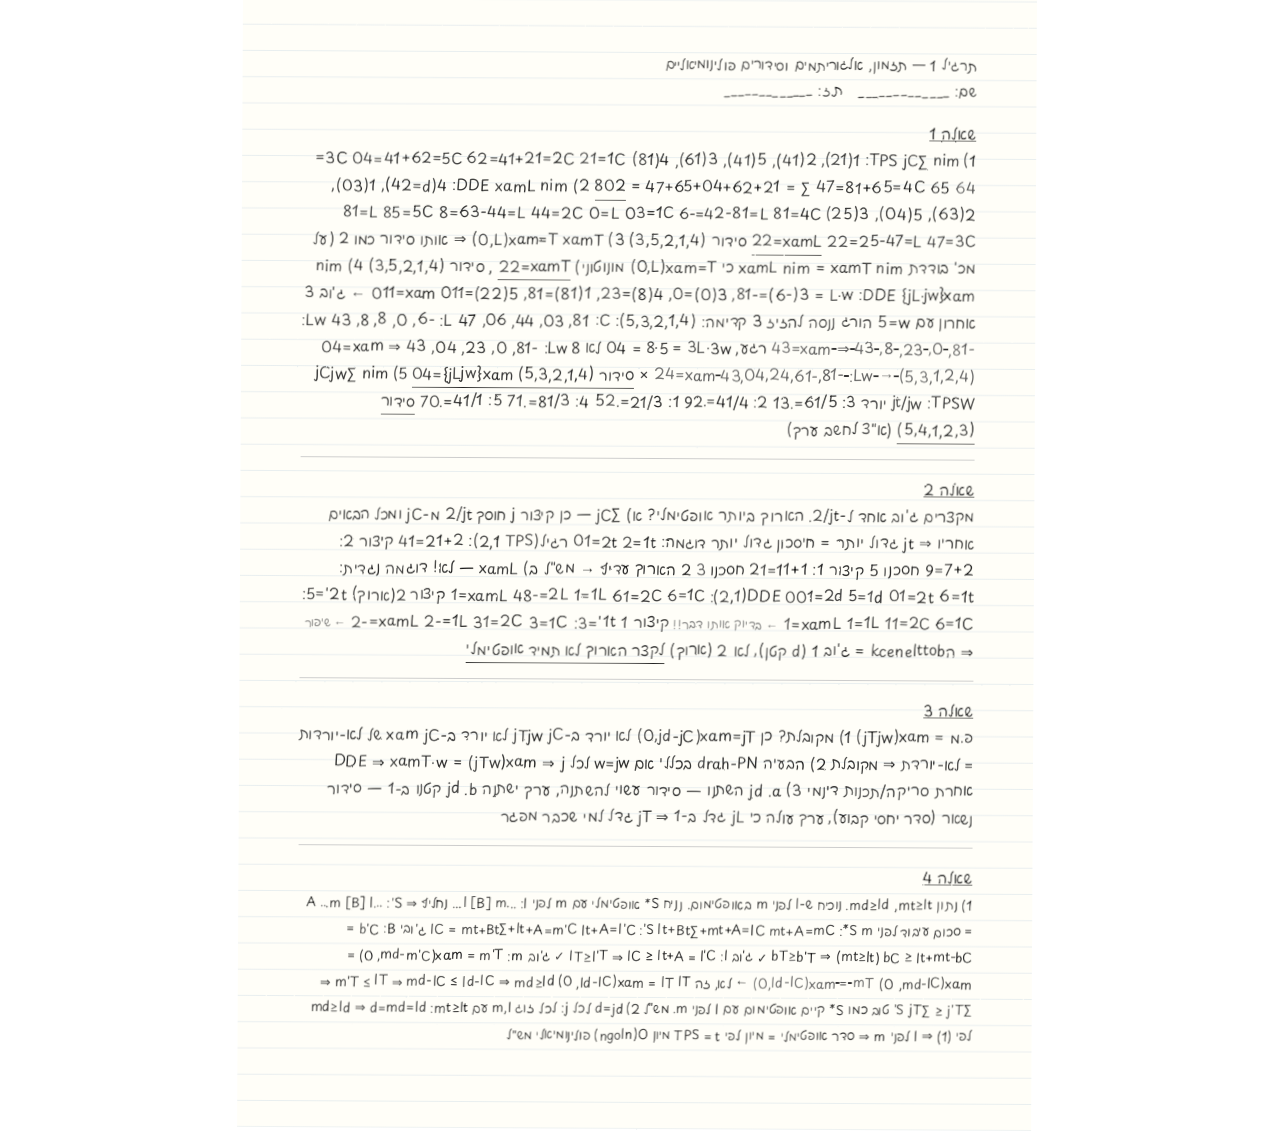
<file: homework-final.html>
<!DOCTYPE html>
<html lang="he" dir="rtl">
<head>
<meta charset="UTF-8">
<link href="https://fonts.googleapis.com/css2?family=Playpen+Sans+Hebrew:wght@300;400&display=swap" rel="stylesheet">
<style>
@font-face {
  font-family: 'HandwritingCombo';
  src: local('Dana Yad AlefAlefAlef'), local('DanaYadAlefAlefAlef'), local('Dana Yad');
  font-weight: 300 700;
  unicode-range: U+0590-U+05FF, U+FB1D-U+FB4E, U+20AA;
}
@font-face {
  font-family: 'HandwritingCombo';
  src: url('https://fonts.gstatic.com/s/playpen+sans+hebrew/v1/regular.woff2') format('woff2');
  font-weight: 300;
  unicode-range: U+0000-U+058F, U+0600-U+FFFF;
}

@page { size: A4; margin: 0; }

body {
  font-family: 'HandwritingCombo', 'Playpen Sans Hebrew', 'Dana Yad AlefAlefAlef', cursive;
  font-size: 15px;
  line-height: 1.75;
  direction: rtl;
  color: #1a1a1a;
  margin: 0;
  padding: 0;
  font-feature-settings: "calt" 1, "salt" 1;
}

.page {
  width: 794px;
  min-height: 1123px;
  padding: 55px 60px 80px;
  margin: 0 auto;
  position: relative;
  background-color: #FFFEF8;
  background-image: repeating-linear-gradient(
    180deg, transparent, transparent calc(1.75em - 1px),
    rgba(180,200,220,0.3) calc(1.75em - 1px), rgba(180,200,220,0.3) 1.75em
  );
  background-size: 100% 1.75em;
  background-position: 0 55px;
  box-sizing: border-box;
  page-break-after: always;
}
.page:last-child { page-break-after: auto; }

#content { visibility: hidden; }
#content.ready { visibility: visible; }

.x { text-decoration: line-through; text-decoration-thickness: 1.8px; color: #555; text-decoration-color: #333; }
.s { font-size: 12px; color: #666; }
.a { border-bottom: 1.5px solid #222; padding-bottom: 1px; }
.q { text-decoration: underline; margin-top: 18px; display: block; }
.sep { border: none; border-top: 1px solid #ccc; margin: 14px 0; }
.sm { font-size: 13px; line-height: 1.55; }

/* SVG ink tremor filter */
svg.filters { position: absolute; width: 0; height: 0; overflow: hidden; }

@media print {
  body { background: none; }
  .page { box-shadow: none; }
}
</style>
</head>
<body>

<svg class="filters" xmlns="http://www.w3.org/2000/svg">
  <filter id="ink" x="-5%" y="-5%" width="110%" height="110%">
    <feTurbulence type="turbulence" baseFrequency="0.035" numOctaves="4" seed="3" result="noise"/>
    <feDisplacementMap in="SourceGraphic" in2="noise" scale="1.0" xChannelSelector="R" yChannelSelector="G"/>
  </filter>
</svg>

<div id="content">
<div class="page" style="filter:url(#ink);">

<div style="margin-bottom:12px; font-size:14px;">
תרגיל 1 — תזמון, אלגוריתמים וסידורים פולינומיאליים
<br>שם: _____________&nbsp;&nbsp; ת.ז: _____________
</div>

<span class="q">שאלה 1</span>

1) min ∑Cj

SPT:  1(12), 2(14), 5(14), 3(16), 4(18)

C1=12  C2=12+14=26  C5=26+14=40  C3=<span class="x">46</span> 56  C4=56+18=74
∑ = 12+26+40+56+74 = <span class="a">208</span>

2) min Lmax

EDD:  4(d=24), 1(30), 2(36), 5(40), 3(52)

C4=18  L=18-24=-6
C1=30  L=0
C2=44  L=44-36=8
C5=58  L=18
C3=74  L=74-52=22

<span class="a">Lmax=22</span>  סידור (4,1,2,5,3)

3) Tmax

T=max(L,0)  ⇒  אותו סידור כמו 2
(על מכ' בודדת min Tmax = min Lmax כי T=max(L,0) מונוטוני)
<span class="a">Tmax=22</span> ,  סידור (4,1,2,5,3)

4) min max{wj·Lj}

EDD:  w·L =  3(-6)=-18, 3(0)=0, 4(8)=32, 1(18)=18, 5(22)=110
max=110   ← ג'וב 3 אחרון עם w=5 הורג

ננסה להזיז 3 קדימה:
(4,1,2,3,5):
C: 18, 30, 44, 60, 74
L: -6, 0, 8, 8, 34
wL: <span class="x">-18, 0, 32, 8, 34 ⇒ max=34</span>
רגע, w3·L3 = 5·8 = 40 לא 8
wL: -18, 0, 32, 40, 34 ⇒ max=40

<span class="x">(4,2,1,3,5) → wL: -18,-16,42,40,34 max=42</span>  ×

<span class="a">סידור (4,1,2,3,5)  max{wjLj}=40</span>

5) min ∑wjCj

WSPT:  wj/tj יורד

3: 5/16=.31
2: 4/14=.29
1: 3/12=.25
4: 3/18=.17
5: 1/14=.07

<span class="a">סידור (3,2,1,4,5)</span>  (א"צ לחשב ערך)

<hr class="sep">

<span class="q">שאלה 2</span>

מקצרים ג'וב אחד ל-tj/2. הארוך ביותר אופטימלי?

א) ∑Cj — כן

קיצור j חוסך tj/2 מ-Cj ומכל הבאים אחריו
⇒ tj גדול יותר = חיסכון גדול יותר

דוגמה:  t1=2 t2=10
רגיל(SPT 1,2): 2+12=14
קיצור 2: 2+7=9   חסכנו 5
קיצור 1: 1+11=12  חסכנו <span class="x">3</span> 2
הארוך עדיף →  מש"ל

ב) Lmax — לא!

דוגמה נגדית:  t1=6 t2=10  d1=5 d2=100

EDD(1,2):  C1=6 C2=16  L1=1 L2=-84  Lmax=1

קיצור 2(ארוך) t2'=5:
C1=6 C2=11  L1=1  Lmax=1  <span class="s">← בדיוק אותו דבר!!</span>

קיצור 1  t1'=3:
C1=3 C2=13  L1=-2  Lmax=-2  <span class="s">← שיפור</span>

⇒ הbottleneck = ג'וב 1 (d קטן), לא 2 (ארוך)
<span class="a">לקצר הארוך לא תמיד אופטימלי</span>

<hr class="sep">

<span class="q">שאלה 3</span>

פ.מ = max(wjTj)

1) מקובלת? כן
Tj=max(Cj-dj,0) לא יורד ב-Cj
wjTj לא יורד ב-Cj
max של לא-יורדות = לא-יורדת ⇒ מקובלת

2) הבעיה NP-hard בכללי
אם wj=w לכל j ⇒ max(wTj) = w·Tmax ⇒ EDD
אחרת סריקה/תכנות דינמי

3) a. dj השתנו — סידור עשוי להשתנה, ערך ישתנה
b. dj קטנו ב-1 — סידור נשאר (סדר יחסי קבוע),
   ערך עולה כי Lj גדל ב-1 ⇒ Tj גדל למי שכבר מפגר

<hr class="sep">

<span class="q">שאלה 4</span>

<span class="sm">
1) נתון tl≤tm, dl≤dm.  נוכיח ש-l לפני m באופטימום.

נניח S* אופטימלי עם m לפני l:  ...m [B] l...
נחליף ⇒ S': ...l [B] m...

A = סכום עיבוד לפני m

S*:  Cm=A+tm    Cl=A+tm+∑tB+tl
S':  C'l=A+tl   C'm=A+tl+∑tB+tm = Cl

ג'ובי B:  C'b = Cb-tm+tl ≤ Cb  (tl≤tm) ⇒ T'b≤Tb ✓
ג'וב l:  C'l = A+tl ≤ Cl ⇒ T'l≤Tl ✓
ג'וב m:  T'm = max(C'm-dm, 0) = max(Cl-dm, 0)
         <span class="x">Tm = max(Cl-dl,0)</span>  ← לא, זה Tl
         Tl = max(Cl-dl, 0)
         dl≤dm ⇒ Cl-dl ≥ Cl-dm ⇒ Tl ≥ T'm

⇒ ∑T'j ≤ ∑Tj  S' טוב כמו S*
קיים אופטימום עם l לפני m.  מש"ל

2) dj=d לכל j:

לכל זוג l,m עם tl≤tm:  dl=dm=d ⇒ dl≤dm
לפי (1) ⇒ l לפני m ⇒ סדר אופטימלי = מיון לפי t = SPT
מיון O(nlogn) פולינומיאלי   מש"ל
</span>

</div>
</div>

<script>
// ── Per-character handwriting engine (baked into the HTML) ──
(function(){
  const SEED = 42.7;
  const CFG = {
    rotation: 1.8,
    skew: 1.2,
    sizeVar: 1.0,
    drift: 1.5,
    opacity: 0.15,
    pressure: 0.10,
    spacingVar: 0.6,
  };

  function rand(seed){
    let x = Math.sin(seed) * 43758.5453;
    return x - Math.floor(x);
  }

  function processNode(tNode, state){
    const text = tNode.textContent;
    if(!text) return;
    const parent = tNode.parentNode;
    if(!parent) return;
    // skip already processed or special elements
    if(parent.classList && (parent.classList.contains('hw-c') || parent.classList.contains('hw-w'))) return;
    if(parent.closest && parent.closest('.q, .filters')) return;

    const baseFontSize = parseFloat(getComputedStyle(parent).fontSize) || 15;
    const frag = document.createDocumentFragment();
    const tokens = text.match(/[^\s]+|[\s]/g);
    if(!tokens) return;

    tokens.forEach(function(token){
      if(token === '\n' || token === ' ' || token === '\t'){
        frag.appendChild(document.createTextNode(token));
        if(token === '\n') state.line++;
        return;
      }

      const wSpan = document.createElement('span');
      wSpan.className = 'hw-w';
      wSpan.style.cssText = 'display:inline-block;direction:rtl;unicode-bidi:embed;';

      const wSeed = SEED + state.line * 137 + state.word;
      const wLen = token.length;

      for(let ci = 0; ci < wLen; ci++){
        const ch = token[ci];
        const cs = document.createElement('span');
        cs.className = 'hw-c';
        cs.textContent = ch;

        const s = wSeed + ci * 31 + state.ch * 7;

        const rot = ((rand(s) - 0.5) * 2) * CFG.rotation * 0.35;
        const skew = ((rand(s+1) - 0.5) * 2) * CFG.skew;
        const sz = ((rand(s+2) - 0.5) * 2) * CFG.sizeVar * 0.4;
        const phase = rand(wSeed * 0.01 + state.line * 7.3) * Math.PI * 2;
        const dy = Math.sin(phase + ci * 0.7 + state.word * 0.4) * CFG.drift * 0.6;
        const pPos = ci / Math.max(wLen - 1, 1);
        const pFade = pPos * CFG.pressure;
        const op = Math.max((1.0 - rand(s+3) * CFG.opacity) - pFade, 0.6);
        const sp = ((rand(s+4) - 0.5) * 2) * CFG.spacingVar;

        cs.style.cssText =
          'display:inline-block;' +
          'transform:rotate(' + rot.toFixed(2) + 'deg) skewY(' + skew.toFixed(2) + 'deg);' +
          'font-size:' + (baseFontSize + sz).toFixed(1) + 'px;' +
          'position:relative;top:' + dy.toFixed(1) + 'px;' +
          'opacity:' + op.toFixed(3) + ';' +
          'margin-left:' + sp.toFixed(1) + 'px;';

        wSpan.appendChild(cs);
        state.ch++;
      }

      frag.appendChild(wSpan);
      state.word++;
    });

    parent.replaceChild(frag, tNode);
  }

  window.addEventListener('DOMContentLoaded', function(){
    const content = document.getElementById('content');
    const walker = document.createTreeWalker(content, NodeFilter.SHOW_TEXT);
    const nodes = [];
    var n;
    while(n = walker.nextNode()){
      if(n.parentElement && n.parentElement.closest('style, script, svg')) continue;
      if(n.textContent.trim().length === 0 && n.textContent.indexOf('\n') === -1) continue;
      nodes.push(n);
    }

    const state = { line: 0, word: 0, ch: 0 };
    nodes.forEach(function(nd){ processNode(nd, state); });

    // Apply slight global rotation to mimic non-straight paper
    var page = document.querySelector('.page');
    if(page){
      page.style.transform = 'rotate(0.3deg)';
      page.style.transformOrigin = 'right top';
    }

    content.classList.add('ready');
  });
})();
</script>

</body>
</html>
</file>
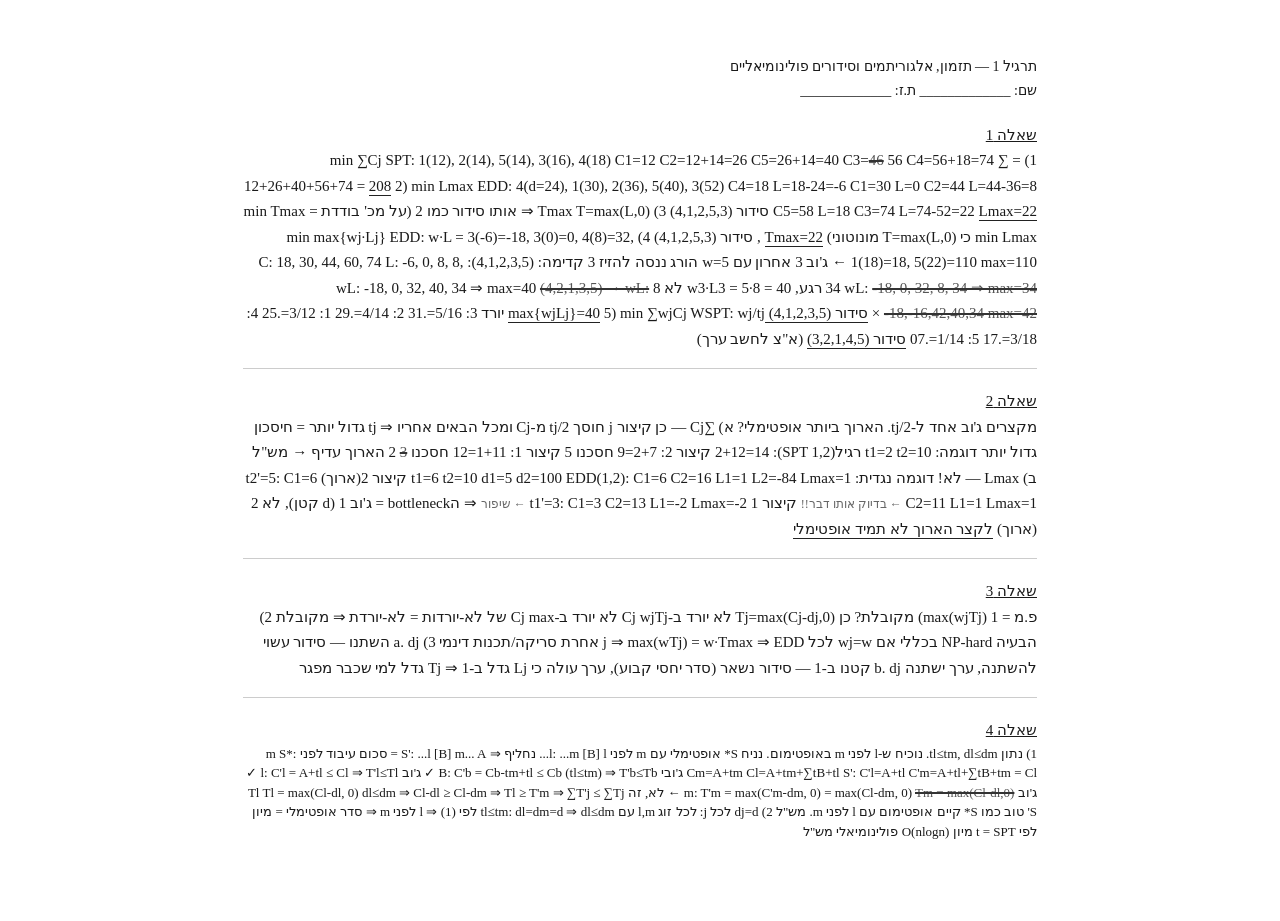
<file: homework-scheduling.html>
<!DOCTYPE html>
<html lang="he" dir="rtl">
<head>
<meta charset="UTF-8">
<style>
body {
  font-family: 'Dana Yad AlefAlefAlef', 'Playpen Sans Hebrew', cursive;
  font-size: 15px; line-height: 1.7; direction: rtl;
  padding: 55px 55px 80px; max-width: 794px; margin: 0 auto;
  color: #1a1a1a;
}
.top { margin-bottom: 14px; font-size: 14px; }
.q { margin-top: 20px; text-decoration: underline; }
/* מחיקה כמו עט — קו עבה קצת עקום */
.x { text-decoration: line-through; text-decoration-thickness: 2px; color: #555; text-decoration-color: #333; }
/* הערה בצד */
.s { font-size: 12px; color: #666; }
/* קו תחתון לתשובה */
.a { border-bottom: 1.5px solid #222; padding-bottom: 1px; }
.sep { border: none; border-top: 1px solid #ccc; margin: 16px 0; }
/* שאלה 4 - צפוף, כמו שנגמר מקום */
.sm { font-size: 13px; line-height: 1.5; }
</style>
</head>
<body>

<div class="top">
תרגיל 1 — תזמון, אלגוריתמים וסידורים פולינומיאליים
<br>שם: _____________  ת.ז: _____________
</div>

<div class="q">שאלה 1</div>

1) min ∑Cj

SPT:  1(12), 2(14), 5(14), 3(16), 4(18)

C1=12  C2=12+14=26  C5=26+14=40  C3=<span class="x">46</span> 56  C4=56+18=74
∑ = 12+26+40+56+74 = <span class="a">208</span>

2) min Lmax

EDD:  4(d=24), 1(30), 2(36), 5(40), 3(52)

C4=18  L=18-24=-6
C1=30  L=0
C2=44  L=44-36=8
C5=58  L=18
C3=74  L=74-52=22

<span class="a">Lmax=22</span>  סידור (4,1,2,5,3)

3) Tmax

T=max(L,0)  ⇒  אותו סידור כמו 2
(על מכ' בודדת min Tmax = min Lmax כי T=max(L,0) מונוטוני)
<span class="a">Tmax=22</span> ,  סידור (4,1,2,5,3)

4) min max{wj·Lj}

EDD:  w·L =  3(-6)=-18, 3(0)=0, 4(8)=32, 1(18)=18, 5(22)=110
max=110   ← ג'וב 3 אחרון עם w=5 הורג

ננסה להזיז 3 קדימה:
(4,1,2,3,5):
C: 18, 30, 44, 60, 74
L: -6, 0, 8, 8, 34
wL: <span class="x">-18, 0, 32, 8, 34 ⇒ max=34</span>
רגע, w3·L3 = 5·8 = 40 לא 8
wL: -18, 0, 32, 40, 34 ⇒ max=40

<span class="x">(4,2,1,3,5) → wL: -18,-16,42,40,34 max=42</span>  ×

<span class="a">סידור (4,1,2,3,5)  max{wjLj}=40</span>

5) min ∑wjCj

WSPT:  wj/tj יורד

3: 5/16=.31
2: 4/14=.29
1: 3/12=.25
4: 3/18=.17
5: 1/14=.07

<span class="a">סידור (3,2,1,4,5)</span>  (א"צ לחשב ערך)

<hr class="sep">

<div class="q">שאלה 2</div>

מקצרים ג'וב אחד ל-tj/2. הארוך ביותר אופטימלי?

א) ∑Cj — כן

קיצור j חוסך tj/2 מ-Cj ומכל הבאים אחריו
⇒ tj גדול יותר = חיסכון גדול יותר

דוגמה:  t1=2 t2=10
רגיל(SPT 1,2): 2+12=14
קיצור 2: 2+7=9   חסכנו 5
קיצור 1: 1+11=12  חסכנו <span class="x">3</span> 2
הארוך עדיף →  מש"ל

ב) Lmax — לא!

דוגמה נגדית:  t1=6 t2=10  d1=5 d2=100

EDD(1,2):  C1=6 C2=16  L1=1 L2=-84  Lmax=1

קיצור 2(ארוך) t2'=5:
C1=6 C2=11  L1=1  Lmax=1  <span class="s">← בדיוק אותו דבר!!</span>

קיצור 1  t1'=3:
C1=3 C2=13  L1=-2  Lmax=-2  <span class="s">← שיפור</span>

⇒ הbottleneck = ג'וב 1 (d קטן), לא 2 (ארוך)
<span class="a">לקצר הארוך לא תמיד אופטימלי</span>

<hr class="sep">

<div class="q">שאלה 3</div>

פ.מ = max(wjTj)

1) מקובלת? כן
Tj=max(Cj-dj,0) לא יורד ב-Cj
wjTj לא יורד ב-Cj
max של לא-יורדות = לא-יורדת ⇒ מקובלת

2) הבעיה NP-hard בכללי
אם wj=w לכל j ⇒ max(wTj) = w·Tmax ⇒ EDD
אחרת סריקה/תכנות דינמי

3) a. dj השתנו — סידור עשוי להשתנה, ערך ישתנה
b. dj קטנו ב-1 — סידור נשאר (סדר יחסי קבוע),
   ערך עולה כי Lj גדל ב-1 ⇒ Tj גדל למי שכבר מפגר

<hr class="sep">

<div class="q">שאלה 4</div>

<div class="sm">
1) נתון tl≤tm, dl≤dm.  נוכיח ש-l לפני m באופטימום.

נניח S* אופטימלי עם m לפני l:  ...m [B] l...
נחליף ⇒ S': ...l [B] m...

A = סכום עיבוד לפני m

S*:  Cm=A+tm    Cl=A+tm+∑tB+tl
S':  C'l=A+tl   C'm=A+tl+∑tB+tm = Cl

ג'ובי B:  C'b = Cb-tm+tl ≤ Cb  (tl≤tm) ⇒ T'b≤Tb ✓
ג'וב l:  C'l = A+tl ≤ Cl ⇒ T'l≤Tl ✓
ג'וב m:  T'm = max(C'm-dm, 0) = max(Cl-dm, 0)
         <span class="x">Tm = max(Cl-dl,0)</span>  ← לא, זה Tl
         Tl = max(Cl-dl, 0)
         dl≤dm ⇒ Cl-dl ≥ Cl-dm ⇒ Tl ≥ T'm

⇒ ∑T'j ≤ ∑Tj  S' טוב כמו S*
קיים אופטימום עם l לפני m.  מש"ל

2) dj=d לכל j:

לכל זוג l,m עם tl≤tm:  dl=dm=d ⇒ dl≤dm
לפי (1) ⇒ l לפני m ⇒ סדר אופטימלי = מיון לפי t = SPT
מיון O(nlogn) פולינומיאלי   מש"ל
</div>

</body>
</html>
</file>
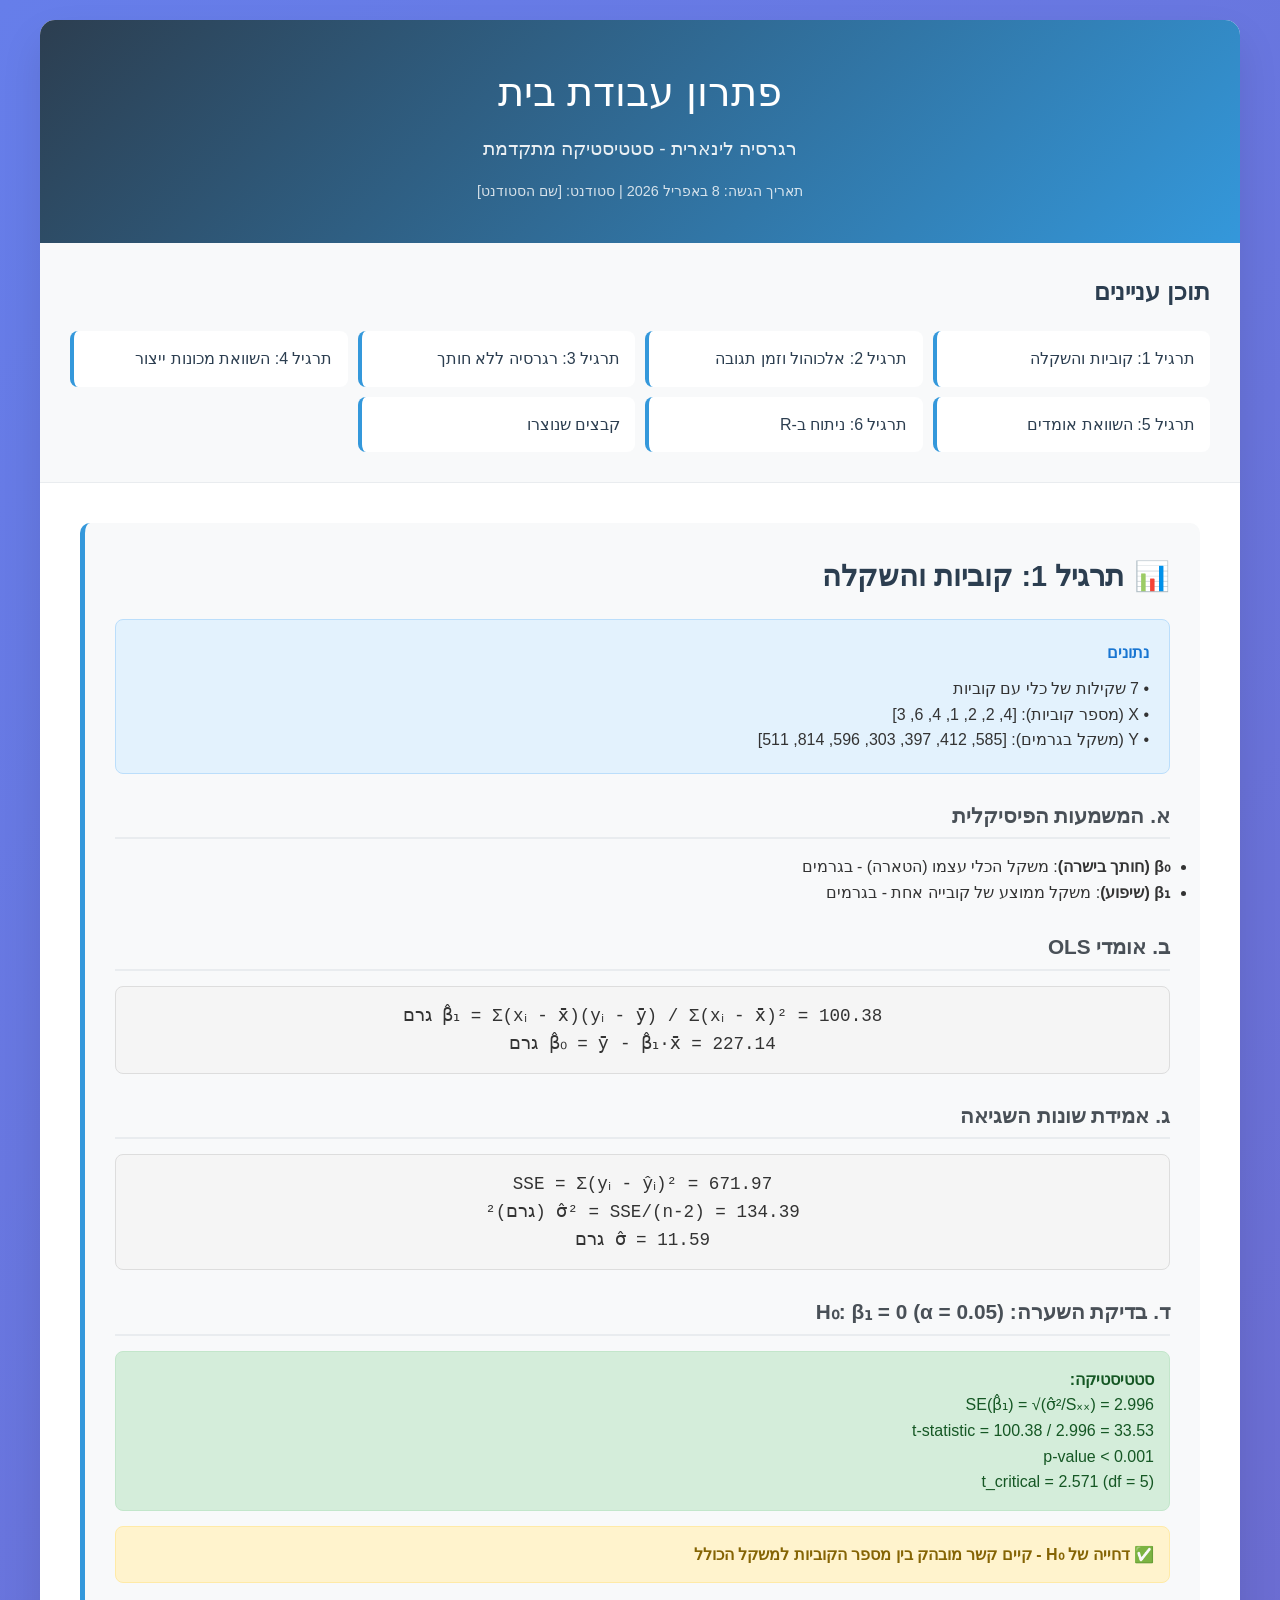
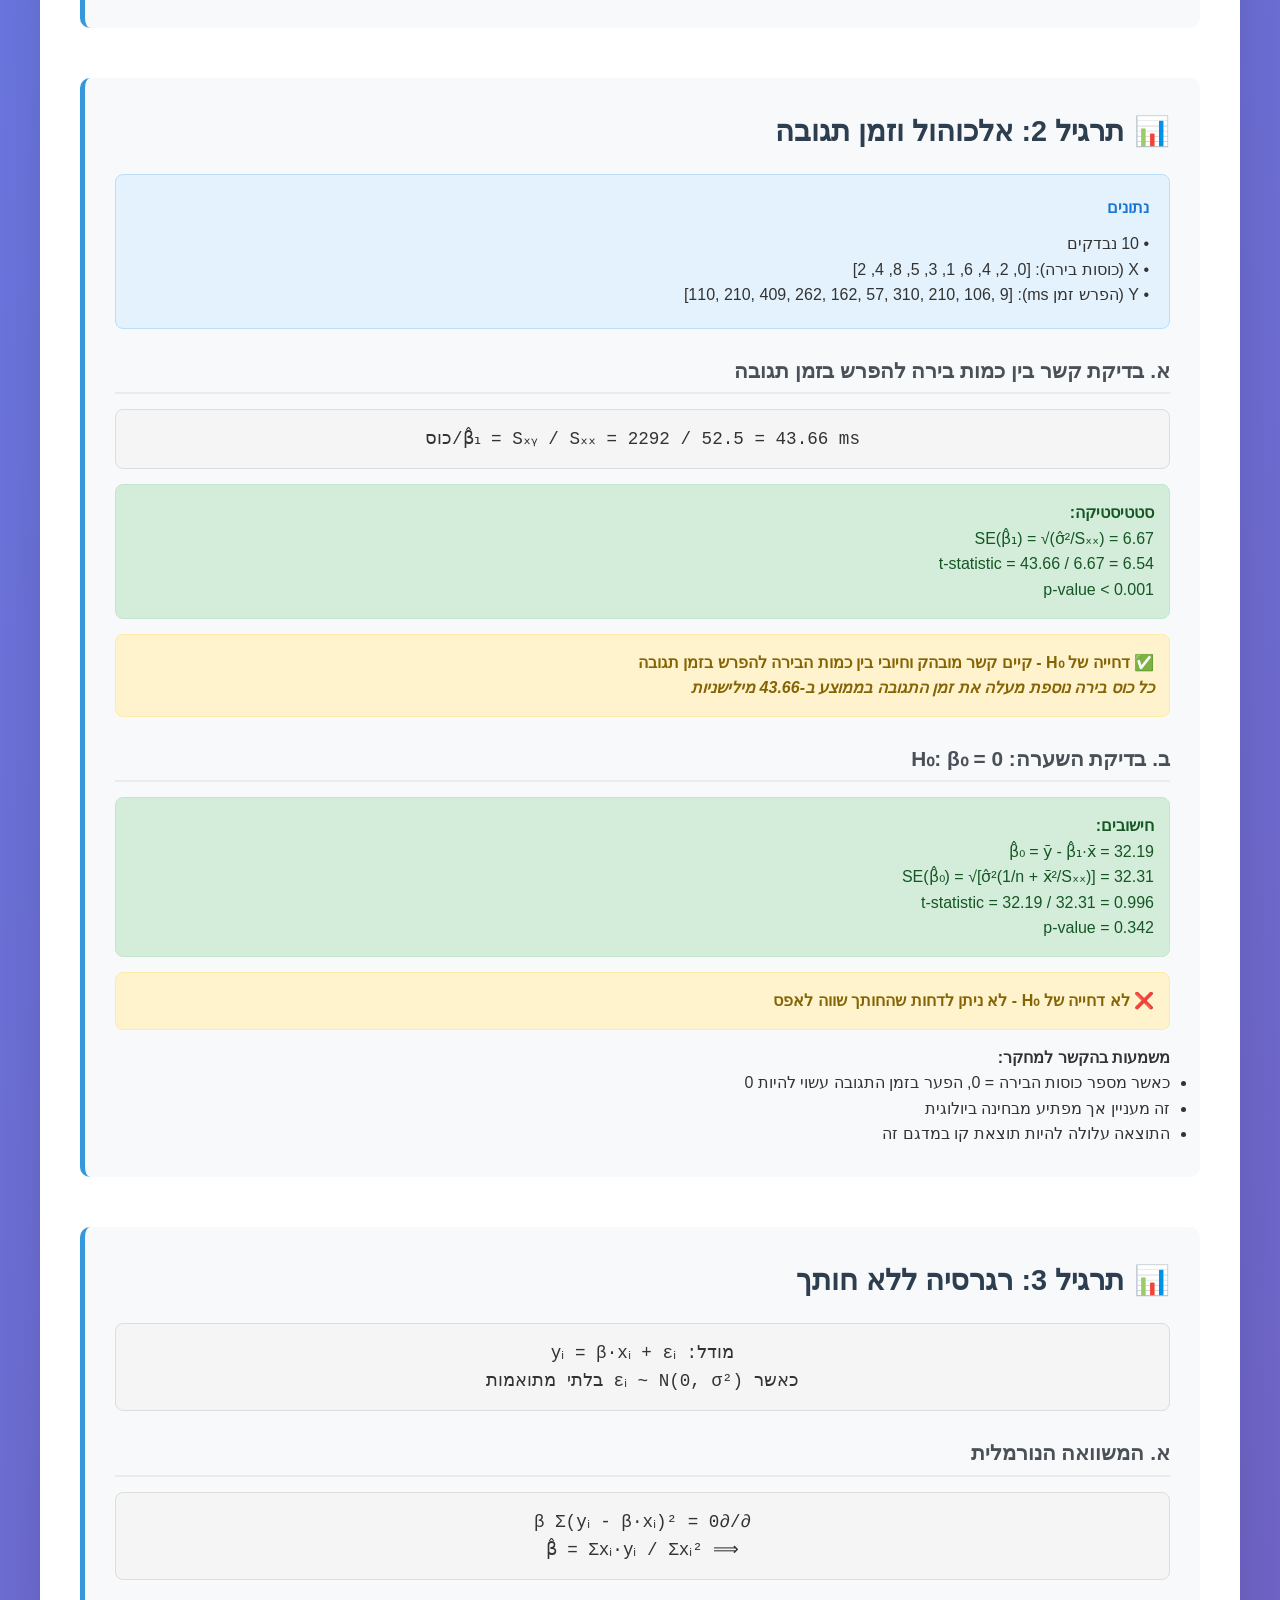
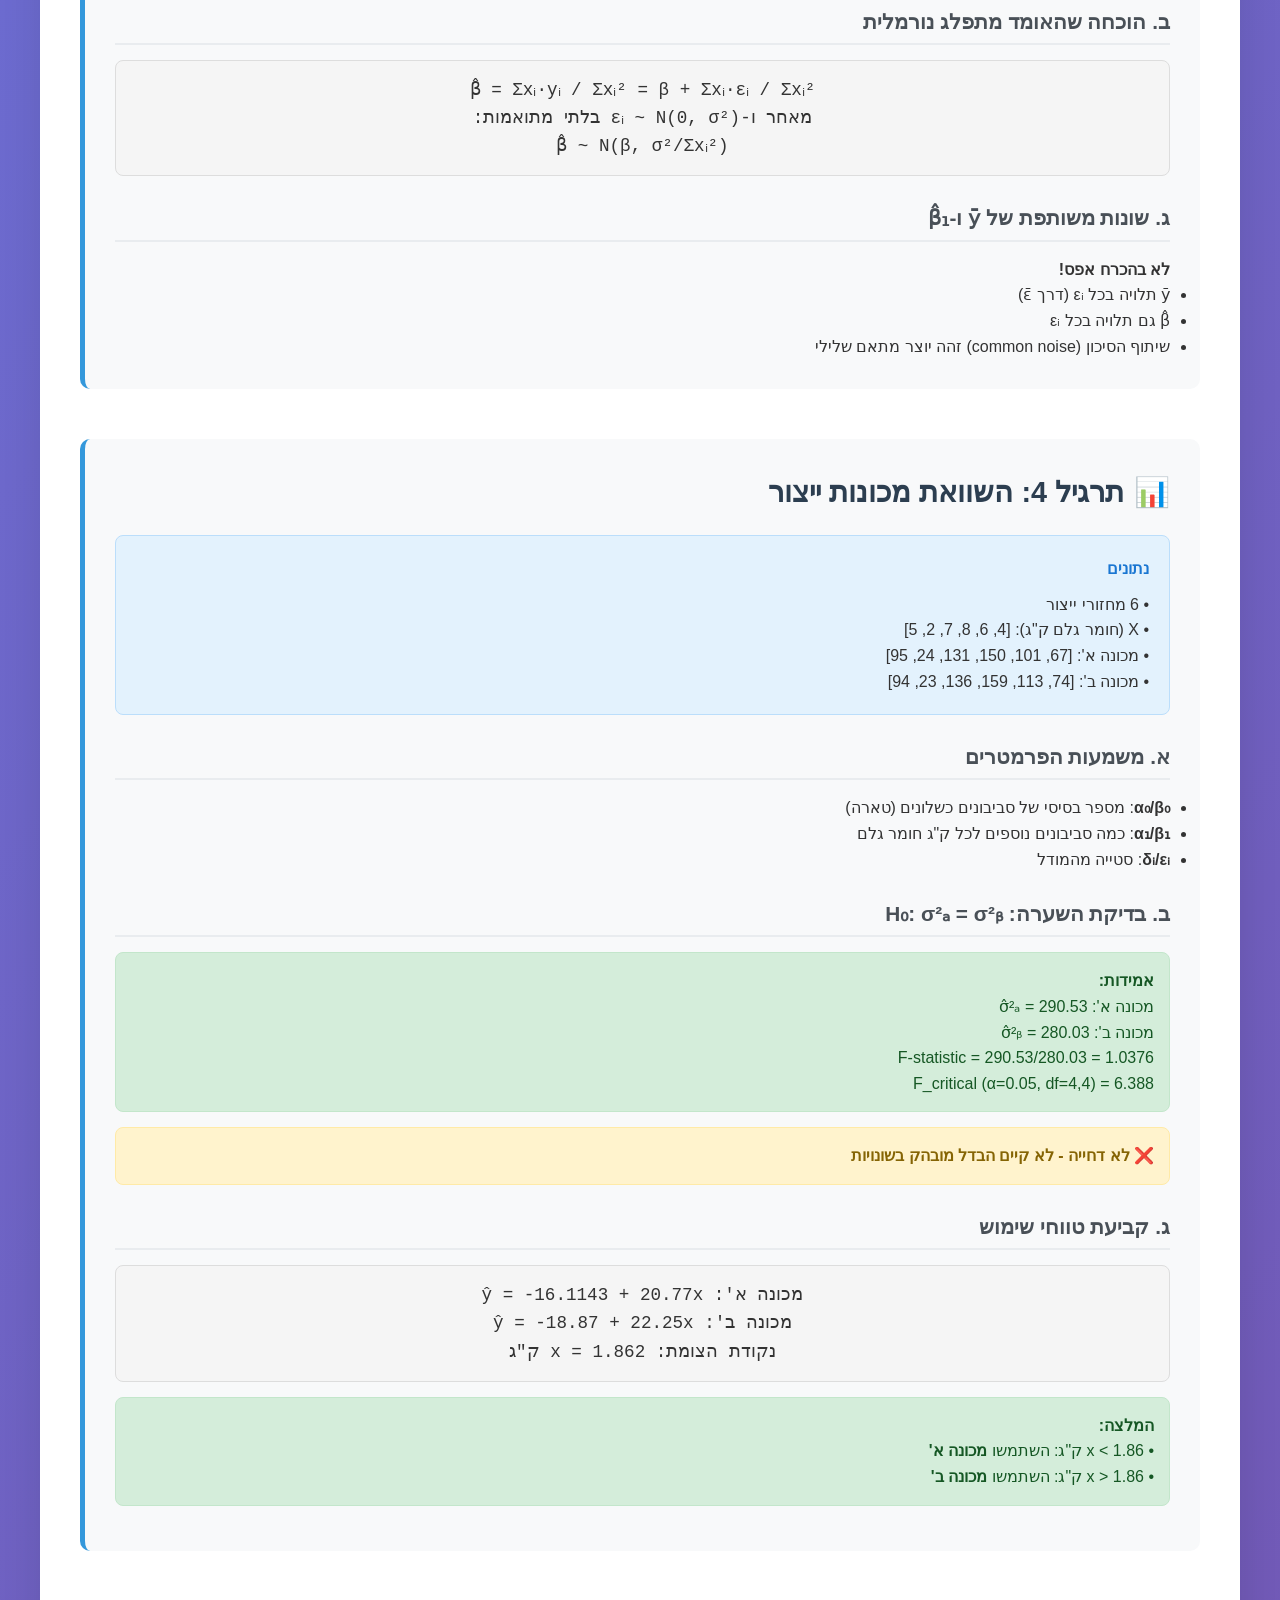
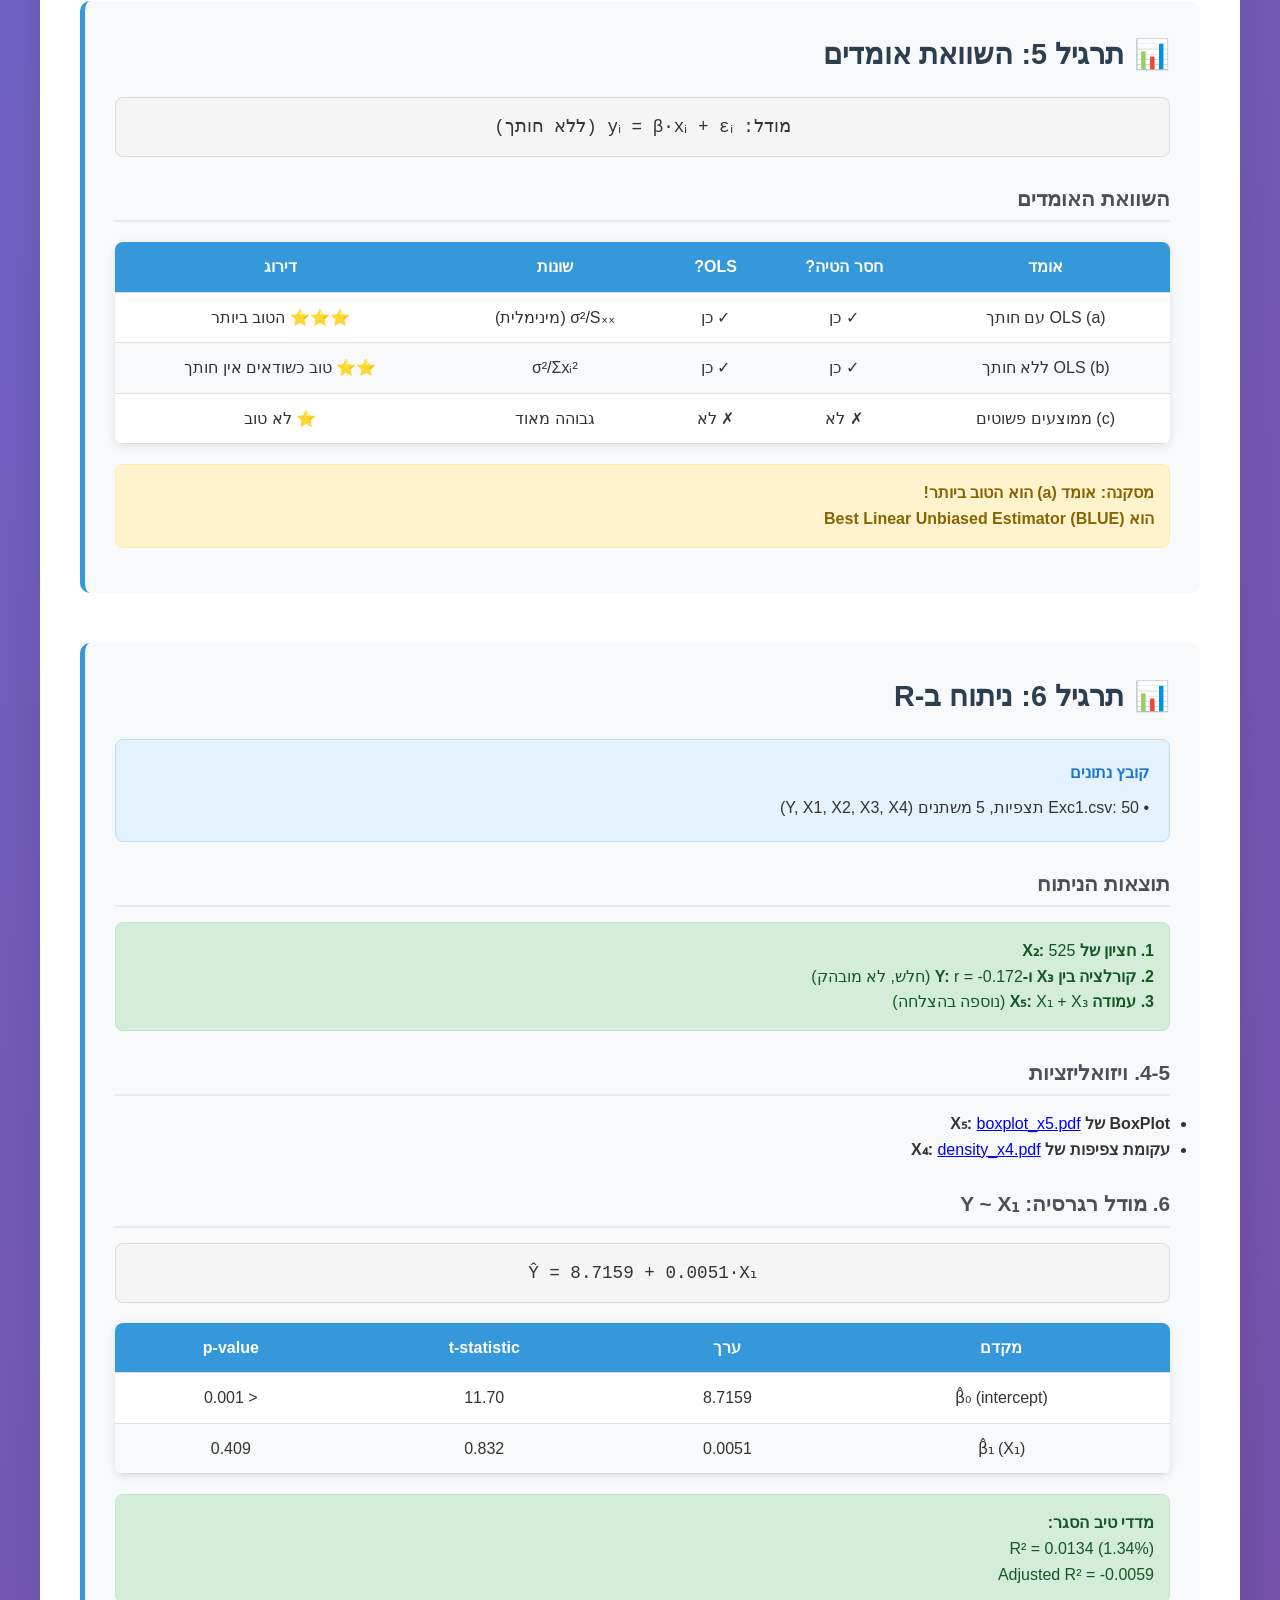
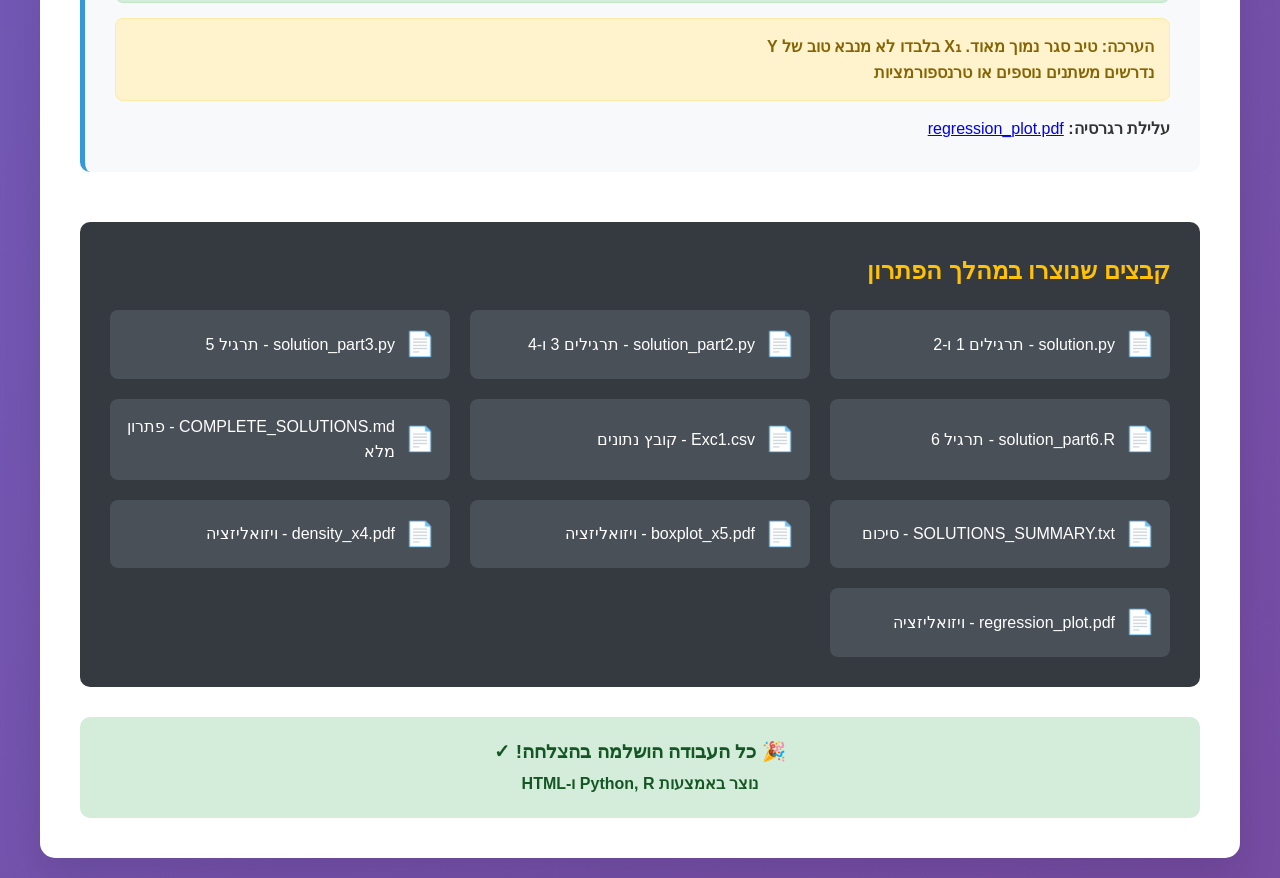
<file: HOMEWORK_SOLUTIONS.html>
<!DOCTYPE html>
<html lang="he" dir="rtl">
<head>
    <meta charset="UTF-8">
    <meta name="viewport" content="width=device-width, initial-scale=1.0">
    <title>פתרון עבודת בית - רגרסיה לינארית</title>
    <style>
        * {
            margin: 0;
            padding: 0;
            box-sizing: border-box;
        }

        body {
            font-family: 'Segoe UI', Tahoma, Geneva, Verdana, sans-serif;
            line-height: 1.6;
            color: #333;
            background: linear-gradient(135deg, #667eea 0%, #764ba2 100%);
            min-height: 100vh;
            padding: 20px;
        }

        .container {
            max-width: 1200px;
            margin: 0 auto;
            background: white;
            border-radius: 15px;
            box-shadow: 0 20px 40px rgba(0,0,0,0.1);
            overflow: hidden;
        }

        .header {
            background: linear-gradient(135deg, #2c3e50 0%, #3498db 100%);
            color: white;
            padding: 40px 30px;
            text-align: center;
        }

        .header h1 {
            font-size: 2.5em;
            margin-bottom: 10px;
            font-weight: 300;
        }

        .header .subtitle {
            font-size: 1.2em;
            opacity: 0.9;
        }

        .toc {
            background: #f8f9fa;
            padding: 30px;
            border-bottom: 1px solid #e9ecef;
        }

        .toc h2 {
            color: #2c3e50;
            margin-bottom: 20px;
            font-size: 1.5em;
        }

        .toc ul {
            list-style: none;
            display: grid;
            grid-template-columns: repeat(auto-fit, minmax(250px, 1fr));
            gap: 10px;
        }

        .toc li {
            background: white;
            padding: 15px;
            border-radius: 8px;
            border-left: 4px solid #3498db;
            transition: transform 0.2s;
        }

        .toc li:hover {
            transform: translateY(-2px);
            box-shadow: 0 5px 15px rgba(0,0,0,0.1);
        }

        .toc a {
            color: #2c3e50;
            text-decoration: none;
            font-weight: 500;
        }

        .content {
            padding: 40px;
        }

        .exercise {
            margin-bottom: 50px;
            background: #f8f9fa;
            border-radius: 10px;
            padding: 30px;
            border-left: 5px solid #3498db;
        }

        .exercise h2 {
            color: #2c3e50;
            margin-bottom: 20px;
            font-size: 1.8em;
            display: flex;
            align-items: center;
        }

        .exercise h2::before {
            content: "📊";
            margin-left: 10px;
        }

        .exercise h3 {
            color: #495057;
            margin: 25px 0 15px 0;
            font-size: 1.3em;
            border-bottom: 2px solid #e9ecef;
            padding-bottom: 5px;
        }

        .data-box {
            background: #e3f2fd;
            border: 1px solid #bbdefb;
            border-radius: 8px;
            padding: 20px;
            margin: 20px 0;
        }

        .data-box h4 {
            color: #1976d2;
            margin-bottom: 10px;
        }

        .formula {
            background: #f5f5f5;
            border: 1px solid #ddd;
            border-radius: 8px;
            padding: 15px;
            margin: 15px 0;
            font-family: 'Courier New', monospace;
            text-align: center;
            font-size: 1.1em;
        }

        .result {
            background: #d4edda;
            border: 1px solid #c3e6cb;
            color: #155724;
            padding: 15px;
            border-radius: 8px;
            margin: 15px 0;
        }

        .conclusion {
            background: #fff3cd;
            border: 1px solid #ffeaa7;
            color: #856404;
            padding: 15px;
            border-radius: 8px;
            margin: 15px 0;
            font-weight: bold;
        }

        .table {
            width: 100%;
            border-collapse: collapse;
            margin: 20px 0;
            background: white;
            border-radius: 8px;
            overflow: hidden;
            box-shadow: 0 2px 10px rgba(0,0,0,0.1);
        }

        .table th, .table td {
            padding: 12px;
            text-align: center;
            border-bottom: 1px solid #ddd;
        }

        .table th {
            background: #3498db;
            color: white;
            font-weight: 600;
        }

        .table tr:nth-child(even) {
            background: #f8f9fa;
        }

        .table tr:hover {
            background: #e3f2fd;
        }

        .files-section {
            background: #343a40;
            color: white;
            padding: 30px;
            margin-top: 40px;
            border-radius: 10px;
        }

        .files-section h2 {
            margin-bottom: 20px;
            color: #ffc107;
        }

        .files-grid {
            display: grid;
            grid-template-columns: repeat(auto-fit, minmax(300px, 1fr));
            gap: 20px;
        }

        .file-item {
            background: #495057;
            padding: 15px;
            border-radius: 8px;
            display: flex;
            align-items: center;
        }

        .file-item::before {
            content: "📄";
            margin-left: 10px;
            font-size: 1.5em;
        }

        .success {
            background: #d4edda;
            color: #155724;
            padding: 20px;
            border-radius: 10px;
            text-align: center;
            margin-top: 30px;
            font-size: 1.2em;
            font-weight: bold;
        }

        .math {
            font-family: 'Times New Roman', serif;
            font-style: italic;
        }

        .highlight {
            background: #fff3cd;
            padding: 2px 5px;
            border-radius: 3px;
        }

        .code {
            background: #f8f9fa;
            border: 1px solid #e9ecef;
            border-radius: 5px;
            padding: 10px;
            font-family: 'Courier New', monospace;
            margin: 10px 0;
            overflow-x: auto;
        }

        @media (max-width: 768px) {
            .container {
                margin: 10px;
            }

            .header {
                padding: 20px;
            }

            .header h1 {
                font-size: 2em;
            }

            .content {
                padding: 20px;
            }

            .toc ul {
                grid-template-columns: 1fr;
            }
        }
    </style>
</head>
<body>
    <div class="container">
        <div class="header">
            <h1>פתרון עבודת בית</h1>
            <div class="subtitle">רגרסיה לינארית - סטטיסטיקה מתקדמת</div>
            <div style="margin-top: 15px; font-size: 0.9em; opacity: 0.8;">
                תאריך הגשה: 8 באפריל 2026 | סטודנט: [שם הסטודנט]
            </div>
        </div>

        <div class="toc">
            <h2>תוכן עניינים</h2>
            <ul>
                <li><a href="#ex1">תרגיל 1: קוביות והשקלה</a></li>
                <li><a href="#ex2">תרגיל 2: אלכוהול וזמן תגובה</a></li>
                <li><a href="#ex3">תרגיל 3: רגרסיה ללא חותך</a></li>
                <li><a href="#ex4">תרגיל 4: השוואת מכונות ייצור</a></li>
                <li><a href="#ex5">תרגיל 5: השוואת אומדים</a></li>
                <li><a href="#ex6">תרגיל 6: ניתוח ב-R</a></li>
                <li><a href="#files">קבצים שנוצרו</a></li>
            </ul>
        </div>

        <div class="content">
            <div id="ex1" class="exercise">
                <h2>תרגיל 1: קוביות והשקלה</h2>

                <div class="data-box">
                    <h4>נתונים</h4>
                    <p>• 7 שקילות של כלי עם קוביות</p>
                    <p>• X (מספר קוביות): [4, 2, 2, 1, 4, 6, 3]</p>
                    <p>• Y (משקל בגרמים): [585, 412, 397, 303, 596, 814, 511]</p>
                </div>

                <h3>א. המשמעות הפיסיקלית</h3>
                <ul>
                    <li><strong>β₀ (חותך בישרה)</strong>: משקל הכלי עצמו (הטארה) - בגרמים</li>
                    <li><strong>β₁ (שיפוע)</strong>: משקל ממוצע של קובייה אחת - בגרמים</li>
                </ul>

                <h3>ב. אומדי OLS</h3>
                <div class="formula">
                    β̂₁ = Σ(xᵢ - x̄)(yᵢ - ȳ) / Σ(xᵢ - x̄)² = 100.38 גרם<br>
                    β̂₀ = ȳ - β̂₁·x̄ = 227.14 גרם
                </div>

                <h3>ג. אמידת שונות השגיאה</h3>
                <div class="formula">
                    SSE = Σ(yᵢ - ŷᵢ)² = 671.97<br>
                    σ̂² = SSE/(n-2) = 134.39 (גרם)²<br>
                    σ̂ = 11.59 גרם
                </div>

                <h3>ד. בדיקת השערה: H₀: β₁ = 0 (α = 0.05)</h3>
                <div class="result">
                    <strong>סטטיסטיקה:</strong><br>
                    SE(β̂₁) = √(σ̂²/Sₓₓ) = 2.996<br>
                    t-statistic = 100.38 / 2.996 = 33.53<br>
                    p-value &lt; 0.001<br>
                    t_critical = 2.571 (df = 5)
                </div>

                <div class="conclusion">
                    ✅ <strong>דחייה של H₀</strong> - קיים קשר מובהק בין מספר הקוביות למשקל הכולל
                </div>
            </div>

            <div id="ex2" class="exercise">
                <h2>תרגיל 2: אלכוהול וזמן תגובה</h2>

                <div class="data-box">
                    <h4>נתונים</h4>
                    <p>• 10 נבדקים</p>
                    <p>• X (כוסות בירה): [0, 2, 4, 6, 1, 3, 5, 8, 4, 2]</p>
                    <p>• Y (הפרש זמן ms): [110, 210, 409, 262, 162, 57, 310, 210, 106, 9]</p>
                </div>

                <h3>א. בדיקת קשר בין כמות בירה להפרש בזמן תגובה</h3>
                <div class="formula">
                    β̂₁ = Sₓᵧ / Sₓₓ = 2292 / 52.5 = 43.66 ms/כוס
                </div>

                <div class="result">
                    <strong>סטטיסטיקה:</strong><br>
                    SE(β̂₁) = √(σ̂²/Sₓₓ) = 6.67<br>
                    t-statistic = 43.66 / 6.67 = 6.54<br>
                    p-value &lt; 0.001
                </div>

                <div class="conclusion">
                    ✅ <strong>דחייה של H₀</strong> - קיים קשר מובהק וחיובי בין כמות הבירה להפרש בזמן תגובה<br>
                    <em>כל כוס בירה נוספת מעלה את זמן התגובה בממוצע ב-43.66 מילישניות</em>
                </div>

                <h3>ב. בדיקת השערה: H₀: β₀ = 0</h3>
                <div class="result">
                    <strong>חישובים:</strong><br>
                    β̂₀ = ȳ - β̂₁·x̄ = 32.19<br>
                    SE(β̂₀) = √[σ̂²(1/n + x̄²/Sₓₓ)] = 32.31<br>
                    t-statistic = 32.19 / 32.31 = 0.996<br>
                    p-value = 0.342
                </div>

                <div class="conclusion">
                    ❌ <strong>לא דחייה של H₀</strong> - לא ניתן לדחות שהחותך שווה לאפס
                </div>

                <p><strong>משמעות בהקשר למחקר:</strong></p>
                <ul>
                    <li>כאשר מספר כוסות הבירה = 0, הפער בזמן התגובה עשוי להיות 0</li>
                    <li>זה מעניין אך מפתיע מבחינה ביולוגית</li>
                    <li>התוצאה עלולה להיות תוצאת קו במדגם זה</li>
                </ul>
            </div>

            <div id="ex3" class="exercise">
                <h2>תרגיל 3: רגרסיה ללא חותך</h2>

                <div class="formula">
                    מודל: yᵢ = β·xᵢ + εᵢ<br>
                    כאשר εᵢ ~ N(0, σ²) בלתי מתואמות
                </div>

                <h3>א. המשוואה הנורמלית</h3>
                <div class="formula">
                    ∂/∂β Σ(yᵢ - β·xᵢ)² = 0<br>
                    ⟹ β̂ = Σxᵢ·yᵢ / Σxᵢ²
                </div>

                <h3>ב. הוכחה שהאומד מתפלג נורמלית</h3>
                <div class="formula">
                    β̂ = Σxᵢ·yᵢ / Σxᵢ² = β + Σxᵢ·εᵢ / Σxᵢ²<br>
                    מאחר ו-εᵢ ~ N(0, σ²) בלתי מתואמות:<br>
                    β̂ ~ N(β, σ²/Σxᵢ²)
                </div>

                <h3>ג. שונות משותפת של ȳ ו-β̂₁</h3>
                <p><strong>לא בהכרח אפס!</strong></p>
                <ul>
                    <li>ȳ תלויה בכל εᵢ (דרך ε̄)</li>
                    <li>β̂ גם תלויה בכל εᵢ</li>
                    <li>שיתוף הסיכון (common noise) זהה יוצר מתאם שלילי</li>
                </ul>
            </div>

            <div id="ex4" class="exercise">
                <h2>תרגיל 4: השוואת מכונות ייצור</h2>

                <div class="data-box">
                    <h4>נתונים</h4>
                    <p>• 6 מחזורי ייצור</p>
                    <p>• X (חומר גלם ק"ג): [4, 6, 8, 7, 2, 5]</p>
                    <p>• מכונה א': [67, 101, 150, 131, 24, 95]</p>
                    <p>• מכונה ב': [74, 113, 159, 136, 23, 94]</p>
                </div>

                <h3>א. משמעות הפרמטרים</h3>
                <ul>
                    <li><strong>α₀/β₀</strong>: מספר בסיסי של סביבונים כשלונים (טארה)</li>
                    <li><strong>α₁/β₁</strong>: כמה סביבונים נוספים לכל ק"ג חומר גלם</li>
                    <li><strong>δᵢ/εᵢ</strong>: סטייה מהמודל</li>
                </ul>

                <h3>ב. בדיקת השערה: H₀: σ²ₐ = σ²ᵦ</h3>
                <div class="result">
                    <strong>אמידות:</strong><br>
                    מכונה א': σ̂²ₐ = 290.53<br>
                    מכונה ב': σ̂²ᵦ = 280.03<br>
                    F-statistic = 290.53/280.03 = 1.0376<br>
                    F_critical (α=0.05, df=4,4) = 6.388
                </div>

                <div class="conclusion">
                    ❌ <strong>לא דחייה</strong> - לא קיים הבדל מובהק בשונויות
                </div>

                <h3>ג. קביעת טווחי שימוש</h3>
                <div class="formula">
                    מכונה א': ŷ = -16.1143 + 20.77x<br>
                    מכונה ב': ŷ = -18.87 + 22.25x<br>
                    נקודת הצומת: x = 1.862 ק"ג
                </div>

                <div class="result">
                    <strong>המלצה:</strong><br>
                    • x &lt; 1.86 ק"ג: השתמשו <strong>מכונה א'</strong><br>
                    • x &gt; 1.86 ק"ג: השתמשו <strong>מכונה ב'</strong>
                </div>
            </div>

            <div id="ex5" class="exercise">
                <h2>תרגיל 5: השוואת אומדים</h2>

                <div class="formula">
                    מודל: yᵢ = β·xᵢ + εᵢ (ללא חותך)
                </div>

                <h3>השוואת האומדים</h3>

                <table class="table">
                    <thead>
                        <tr>
                            <th>אומד</th>
                            <th>חסר הטיה?</th>
                            <th>OLS?</th>
                            <th>שונות</th>
                            <th>דירוג</th>
                        </tr>
                    </thead>
                    <tbody>
                        <tr>
                            <td>(a) OLS עם חותך</td>
                            <td>✓ כן</td>
                            <td>✓ כן</td>
                            <td>σ²/Sₓₓ (מינימלית)</td>
                            <td>⭐⭐⭐ הטוב ביותר</td>
                        </tr>
                        <tr>
                            <td>(b) OLS ללא חותך</td>
                            <td>✓ כן</td>
                            <td>✓ כן</td>
                            <td>σ²/Σxᵢ²</td>
                            <td>⭐⭐ טוב כשודאים אין חותך</td>
                        </tr>
                        <tr>
                            <td>(c) ממוצעים פשוטים</td>
                            <td>✗ לא</td>
                            <td>✗ לא</td>
                            <td>גבוהה מאוד</td>
                            <td>⭐ לא טוב</td>
                        </tr>
                    </tbody>
                </table>

                <div class="conclusion">
                    <strong>מסקנה:</strong> אומד (a) הוא הטוב ביותר!<br>
                    הוא Best Linear Unbiased Estimator (BLUE)
                </div>
            </div>

            <div id="ex6" class="exercise">
                <h2>תרגיל 6: ניתוח ב-R</h2>

                <div class="data-box">
                    <h4>קובץ נתונים</h4>
                    <p>• Exc1.csv: 50 תצפיות, 5 משתנים (Y, X1, X2, X3, X4)</p>
                </div>

                <h3>תוצאות הניתוח</h3>

                <div class="result">
                    <strong>1. חציון של X₂:</strong> 525<br>
                    <strong>2. קורלציה בין X₃ ו-Y:</strong> r = -0.172 (חלש, לא מובהק)<br>
                    <strong>3. עמודה X₅:</strong> X₁ + X₃ (נוספה בהצלחה)
                </div>

                <h3>4-5. ויזואליזציות</h3>
                <ul>
                    <li><strong>BoxPlot של X₅:</strong> <a href="boxplot_x5.pdf" target="_blank">boxplot_x5.pdf</a></li>
                    <li><strong>עקומת צפיפות של X₄:</strong> <a href="density_x4.pdf" target="_blank">density_x4.pdf</a></li>
                </ul>

                <h3>6. מודל רגרסיה: Y ~ X₁</h3>
                <div class="formula">
                    Ŷ = 8.7159 + 0.0051·X₁
                </div>

                <table class="table">
                    <thead>
                        <tr>
                            <th>מקדם</th>
                            <th>ערך</th>
                            <th>t-statistic</th>
                            <th>p-value</th>
                        </tr>
                    </thead>
                    <tbody>
                        <tr>
                            <td>β̂₀ (intercept)</td>
                            <td>8.7159</td>
                            <td>11.70</td>
                            <td>&lt; 0.001</td>
                        </tr>
                        <tr>
                            <td>β̂₁ (X₁)</td>
                            <td>0.0051</td>
                            <td>0.832</td>
                            <td>0.409</td>
                        </tr>
                    </tbody>
                </table>

                <div class="result">
                    <strong>מדדי טיב הסגר:</strong><br>
                    R² = 0.0134 (1.34%)<br>
                    Adjusted R² = -0.0059
                </div>

                <div class="conclusion">
                    <strong>הערכה:</strong> טיב סגר נמוך מאוד. X₁ בלבדו לא מנבא טוב של Y<br>
                    נדרשים משתנים נוספים או טרנספורמציות
                </div>

                <p><strong>עלילת רגרסיה:</strong> <a href="regression_plot.pdf" target="_blank">regression_plot.pdf</a></p>
            </div>

            <div id="files" class="files-section">
                <h2>קבצים שנוצרו במהלך הפתרון</h2>
                <div class="files-grid">
                    <div class="file-item">solution.py - תרגילים 1 ו-2</div>
                    <div class="file-item">solution_part2.py - תרגילים 3 ו-4</div>
                    <div class="file-item">solution_part3.py - תרגיל 5</div>
                    <div class="file-item">solution_part6.R - תרגיל 6</div>
                    <div class="file-item">Exc1.csv - קובץ נתונים</div>
                    <div class="file-item">COMPLETE_SOLUTIONS.md - פתרון מלא</div>
                    <div class="file-item">SOLUTIONS_SUMMARY.txt - סיכום</div>
                    <div class="file-item">boxplot_x5.pdf - ויזואליזציה</div>
                    <div class="file-item">density_x4.pdf - ויזואליזציה</div>
                    <div class="file-item">regression_plot.pdf - ויזואליזציה</div>
                </div>
            </div>

            <div class="success">
                🎉 כל העבודה הושלמה בהצלחה! ✓<br>
                <small>נוצר באמצעות Python, R ו-HTML</small>
            </div>
        </div>
    </div>

    <script>
        // Smooth scrolling for table of contents
        document.querySelectorAll('.toc a').forEach(anchor => {
            anchor.addEventListener('click', function (e) {
                e.preventDefault();
                const target = document.querySelector(this.getAttribute('href'));
                target.scrollIntoView({
                    behavior: 'smooth',
                    block: 'start'
                });
            });
        });

        // Add some interactive effects
        document.querySelectorAll('.exercise').forEach(ex => {
            ex.addEventListener('mouseenter', function() {
                this.style.transform = 'translateY(-5px)';
                this.style.boxShadow = '0 10px 30px rgba(0,0,0,0.2)';
            });

            ex.addEventListener('mouseleave', function() {
                this.style.transform = 'translateY(0)';
                this.style.boxShadow = '0 5px 15px rgba(0,0,0,0.1)';
            });
        });
    </script>
</body>
</html>
</file>
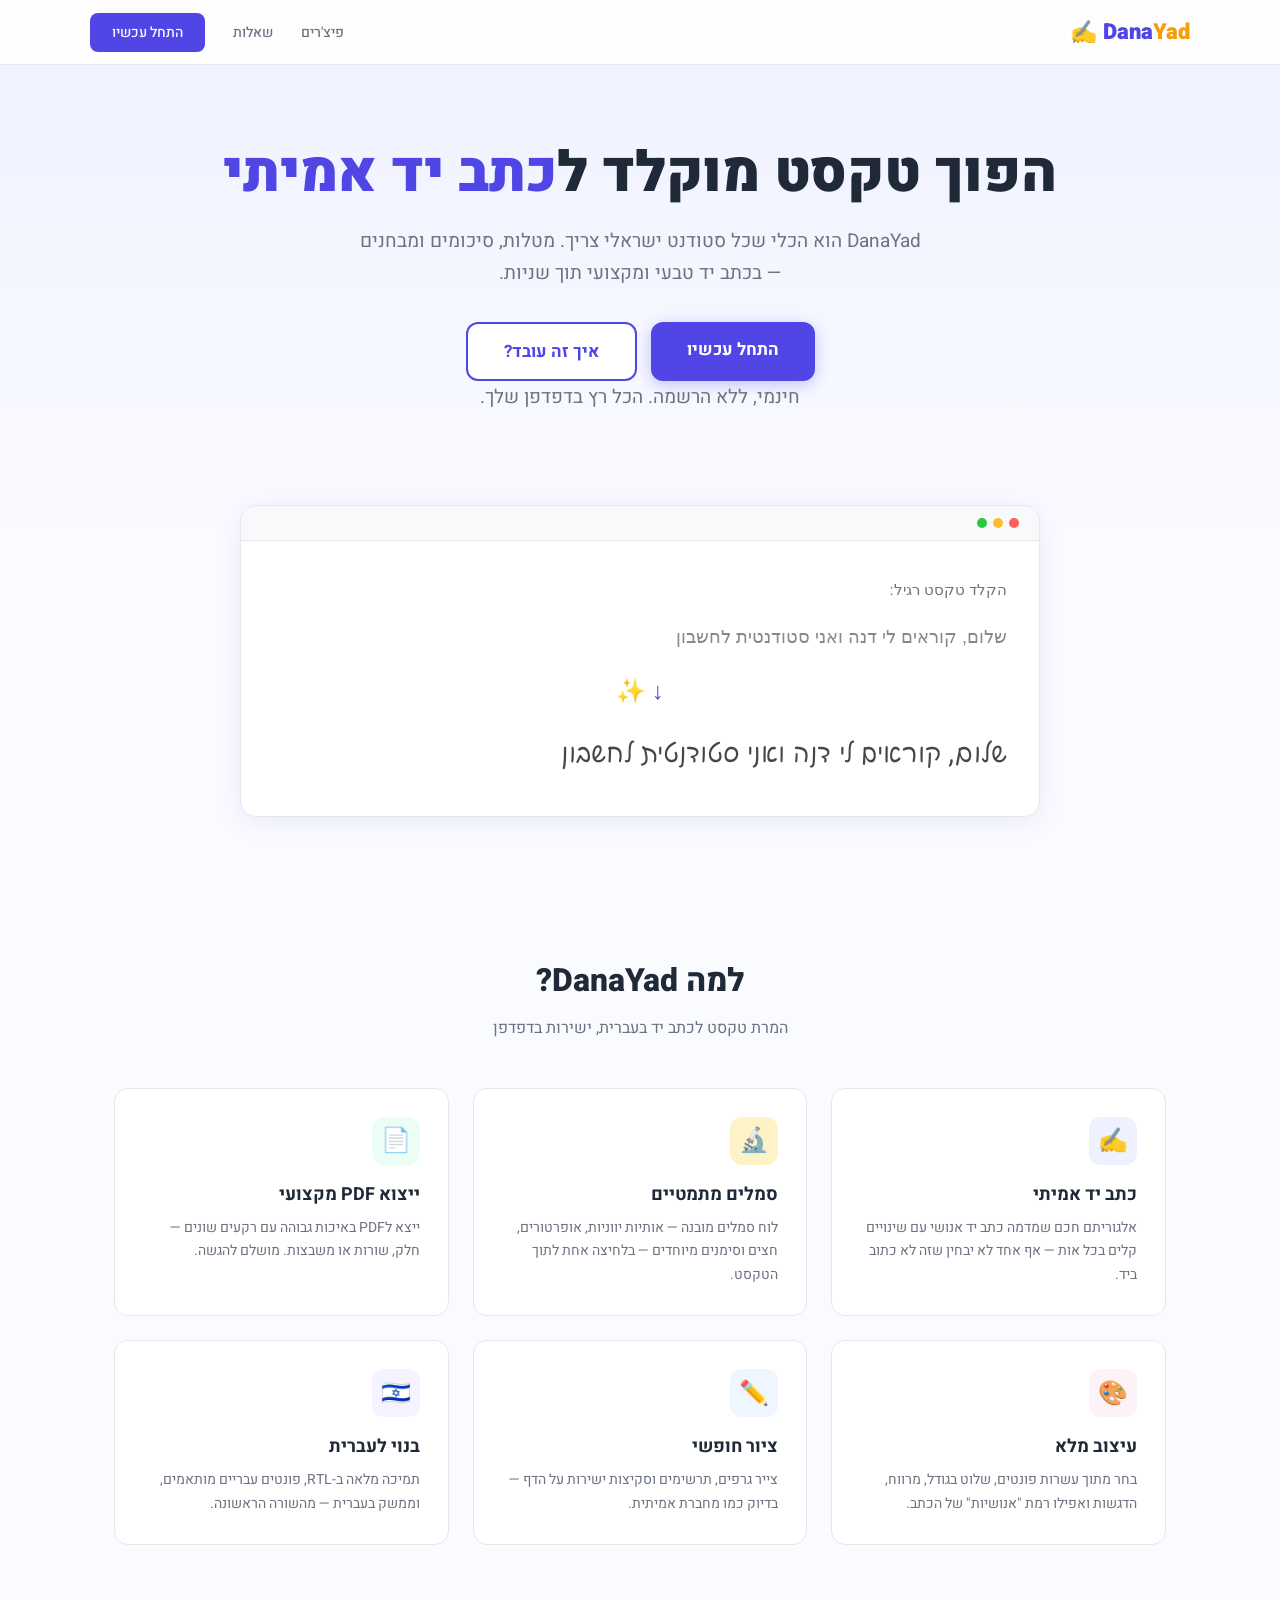
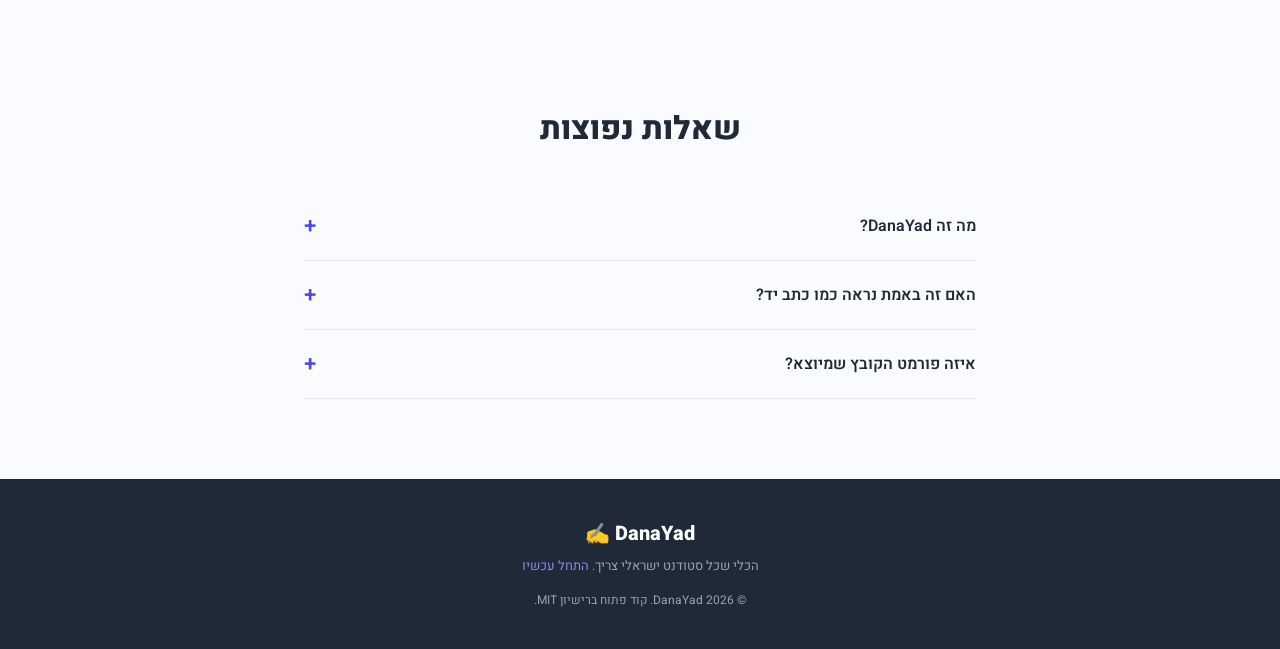
<file: landing.html>
<!DOCTYPE html>
<html lang="he" dir="rtl">
<head>
<meta charset="UTF-8">
<meta name="viewport" content="width=device-width, initial-scale=1.0">
<title>DanaYad - ממיר כתב יד חכם לסטודנטים</title>
<link href="https://fonts.googleapis.com/css2?family=Heebo:wght@300;400;500;700;900&display=swap" rel="stylesheet">
<style>
:root{
  --primary:#4F46E5;--primary-light:#818CF8;--primary-dark:#3730A3;
  --accent:#F59E0B;--accent-dark:#D97706;
  --bg:#FAFBFF;--surface:#FFF;--text:#1F2937;--text2:#6B7280;
  --success:#10B981;--error:#EF4444;
  --radius:14px;--shadow:0 4px 24px rgba(79,70,229,0.10);
}
*{box-sizing:border-box;margin:0;padding:0;}
body{font-family:'Heebo',sans-serif;background:var(--bg);color:var(--text);overflow-x:hidden;}
a{text-decoration:none;color:inherit;}

/* Nav */
nav{background:rgba(255,255,255,0.92);backdrop-filter:blur(12px);border-bottom:1px solid #e5e7eb;position:fixed;top:0;left:0;right:0;z-index:100;padding:0 24px;}
.nav-inner{max-width:1100px;margin:0 auto;display:flex;align-items:center;justify-content:space-between;height:64px;}
.nav-logo{font-size:22px;font-weight:900;color:var(--primary);}
.nav-logo span{color:var(--accent);}
.nav-links{display:flex;gap:28px;align-items:center;}
.nav-links a{font-size:14px;font-weight:500;color:var(--text2);transition:color .2s;}
.nav-links a:hover{color:var(--primary);}
.nav-cta{background:var(--primary);color:#fff!important;padding:9px 22px;border-radius:8px;font-weight:700;font-size:14px;transition:background .2s;}
.nav-cta:hover{background:var(--primary-dark);}

/* Hero */
.hero{padding:140px 24px 80px;text-align:center;background:linear-gradient(180deg,#EEF2FF 0%,var(--bg) 100%);}
.hero h1{font-size:clamp(32px,5vw,56px);font-weight:900;line-height:1.2;margin-bottom:18px;color:var(--text);}
.hero h1 em{font-style:normal;color:var(--primary);position:relative;}
.hero h1 em::after{content:'';position:absolute;bottom:2px;right:0;left:0;height:8px;background:var(--accent);opacity:0.3;border-radius:4px;z-index:-1;}
.hero p{font-size:19px;color:var(--text2);max-width:580px;margin:0 auto 32px;line-height:1.7;}
.hero-btns{display:flex;gap:14px;justify-content:center;flex-wrap:wrap;}
.btn-hero{padding:15px 36px;border-radius:12px;font-size:17px;font-weight:700;border:none;cursor:pointer;transition:all .2s;}
.btn-primary{background:var(--primary);color:#fff;box-shadow:0 4px 16px rgba(79,70,229,0.3);}
.btn-primary:hover{background:var(--primary-dark);transform:translateY(-2px);box-shadow:0 8px 24px rgba(79,70,229,0.35);}
.btn-secondary{background:#fff;color:var(--primary);border:2px solid var(--primary);}
.btn-secondary:hover{background:#EEF2FF;}
.hero-note{margin-top:20px;font-size:13px;color:var(--text2);}

/* Demo */
.demo{max-width:800px;margin:-20px auto 60px;background:var(--surface);border-radius:16px;box-shadow:var(--shadow);border:1px solid #e5e7eb;overflow:hidden;}
.demo-header{background:#f8f9fa;padding:12px 20px;border-bottom:1px solid #e5e7eb;display:flex;gap:6px;align-items:center;}
.demo-dot{width:10px;height:10px;border-radius:50%;}
.demo-body{padding:32px;font-size:26px;line-height:2.2;direction:rtl;color:#333;}
.demo-typed{font-family:-apple-system,sans-serif;color:var(--text2);font-size:15px;margin-bottom:12px;}
.demo-hand{font-family:'Playpen Sans Hebrew',cursive;opacity:0.9;}
.demo-arrow{text-align:center;font-size:24px;color:var(--primary);margin:8px 0;}

/* Features */
.features{padding:80px 24px;max-width:1100px;margin:0 auto;}
.features h2{text-align:center;font-size:32px;font-weight:800;margin-bottom:12px;}
.features .sub{text-align:center;color:var(--text2);font-size:16px;margin-bottom:48px;}
.feat-grid{display:grid;grid-template-columns:repeat(auto-fit,minmax(280px,1fr));gap:24px;}
.feat-card{background:var(--surface);border:1px solid #e5e7eb;border-radius:var(--radius);padding:28px;transition:all .2s;}
.feat-card:hover{border-color:var(--primary-light);box-shadow:0 8px 32px rgba(79,70,229,0.08);transform:translateY(-3px);}
.feat-icon{width:48px;height:48px;border-radius:12px;display:flex;align-items:center;justify-content:center;font-size:24px;margin-bottom:16px;}
.feat-card h3{font-size:18px;font-weight:700;margin-bottom:8px;}
.feat-card p{font-size:14px;color:var(--text2);line-height:1.7;}

/* FAQ */
.faq{padding:80px 24px;max-width:720px;margin:0 auto;}
.faq h2{text-align:center;font-size:32px;font-weight:800;margin-bottom:40px;}
.faq-item{border-bottom:1px solid #e5e7eb;padding:18px 0;}
.faq-q{font-size:16px;font-weight:600;cursor:pointer;display:flex;justify-content:space-between;align-items:center;}
.faq-q::after{content:'+';font-size:22px;color:var(--primary);transition:transform .2s;}
.faq-item.open .faq-q::after{transform:rotate(45deg);}
.faq-a{max-height:0;overflow:hidden;transition:max-height .3s;font-size:14px;color:var(--text2);line-height:1.8;}
.faq-item.open .faq-a{max-height:200px;padding-top:12px;}

/* Footer */
footer{background:#1F2937;color:#9CA3AF;padding:40px 24px;text-align:center;}
footer .logo{font-size:20px;font-weight:800;color:#fff;margin-bottom:8px;}
footer p{font-size:13px;}
footer a{color:var(--primary-light);}

@media(max-width:640px){
  .nav-links a:not(.nav-cta){display:none;}
  .hero h1{font-size:28px;}
  .hero p{font-size:16px;}
  .feat-grid{grid-template-columns:1fr;}
}
</style>
<link href="https://fonts.googleapis.com/css2?family=Playpen+Sans+Hebrew:wght@300;400&display=swap" rel="stylesheet">
</head>
<body>

<nav>
  <div class="nav-inner">
    <div class="nav-logo">Dana<span>Yad</span> ✍️</div>
    <div class="nav-links">
      <a href="#features">פיצ'רים</a>
      <a href="#faq">שאלות</a>
      <a href="index.html" class="nav-cta">התחל עכשיו</a>
    </div>
  </div>
</nav>

<!-- Hero -->
<section class="hero">
  <h1>הפוך טקסט מוקלד ל<em>כתב יד אמיתי</em></h1>
  <p>DanaYad הוא הכלי שכל סטודנט ישראלי צריך. מטלות, סיכומים ומבחנים — בכתב יד טבעי ומקצועי תוך שניות.</p>
  <div class="hero-btns">
    <a href="index.html" class="btn-hero btn-primary">התחל עכשיו</a>
    <a href="#features" class="btn-hero btn-secondary">איך זה עובד?</a>
  </div>
  <p class="hero-note">חינמי, ללא הרשמה. הכל רץ בדפדפן שלך.</p>
</section>

<!-- Demo -->
<div class="demo">
  <div class="demo-header">
    <span class="demo-dot" style="background:#ff5f57;"></span>
    <span class="demo-dot" style="background:#febc2e;"></span>
    <span class="demo-dot" style="background:#28c840;"></span>
  </div>
  <div class="demo-body">
    <div class="demo-typed">הקלד טקסט רגיל:</div>
    <div style="font-family:sans-serif;font-size:18px;color:#888;margin-bottom:6px;">שלום, קוראים לי דנה ואני סטודנטית לחשבון</div>
    <div class="demo-arrow">↓ ✨</div>
    <div class="demo-hand">שלום, קוראים לי דנה ואני סטודנטית לחשבון</div>
  </div>
</div>

<!-- Features -->
<section class="features" id="features">
  <h2>למה DanaYad?</h2>
  <p class="sub">המרת טקסט לכתב יד בעברית, ישירות בדפדפן</p>
  <div class="feat-grid">
    <div class="feat-card">
      <div class="feat-icon" style="background:#EEF2FF;color:var(--primary);">✍️</div>
      <h3>כתב יד אמיתי</h3>
      <p>אלגוריתם חכם שמדמה כתב יד אנושי עם שינויים קלים בכל אות — אף אחד לא יבחין שזה לא כתוב ביד.</p>
    </div>
    <div class="feat-card">
      <div class="feat-icon" style="background:#FEF3C7;color:var(--accent-dark);">🔬</div>
      <h3>סמלים מתמטיים</h3>
      <p>לוח סמלים מובנה — אותיות יווניות, אופרטורים, חצים וסימנים מיוחדים — בלחיצה אחת לתוך הטקסט.</p>
    </div>
    <div class="feat-card">
      <div class="feat-icon" style="background:#ECFDF5;color:var(--success);">📄</div>
      <h3>ייצוא PDF מקצועי</h3>
      <p>ייצא לPDF באיכות גבוהה עם רקעים שונים — חלק, שורות או משבצות. מושלם להגשה.</p>
    </div>
    <div class="feat-card">
      <div class="feat-icon" style="background:#FDF2F8;color:#DB2777;">🎨</div>
      <h3>עיצוב מלא</h3>
      <p>בחר מתוך עשרות פונטים, שלוט בגודל, מרווח, הדגשות ואפילו רמת "אנושיות" של הכתב.</p>
    </div>
    <div class="feat-card">
      <div class="feat-icon" style="background:#EFF6FF;color:#2563EB;">✏️</div>
      <h3>ציור חופשי</h3>
      <p>צייר גרפים, תרשימים וסקיצות ישירות על הדף — בדיוק כמו מחברת אמיתית.</p>
    </div>
    <div class="feat-card">
      <div class="feat-icon" style="background:#F5F3FF;color:#7C3AED;">🇮🇱</div>
      <h3>בנוי לעברית</h3>
      <p>תמיכה מלאה ב-RTL, פונטים עבריים מותאמים, וממשק בעברית — מהשורה הראשונה.</p>
    </div>
  </div>
</section>

<!-- FAQ -->
<section class="faq" id="faq">
  <h2>שאלות נפוצות</h2>
  <div class="faq-item">
    <div class="faq-q" onclick="this.parentElement.classList.toggle('open')">מה זה DanaYad?</div>
    <div class="faq-a">DanaYad הוא כלי מקוון שממיר טקסט מוקלד לכתב יד שנראה טבעי ואמיתי. הוא מיועד לסטודנטים שצריכים להגיש מטלות בכתב יד.</div>
  </div>
  <div class="faq-item">
    <div class="faq-q" onclick="this.parentElement.classList.toggle('open')">האם זה באמת נראה כמו כתב יד?</div>
    <div class="faq-a">כן! האלגוריתם שלנו מוסיף שינויים קלים ואקראיים בכל אות — סיבוב, גודל ומיקום — כך שהתוצאה נראית טבעית לחלוטין. אפשר גם לכוונן את רמת ה"אנושיות".</div>
  </div>
  <div class="faq-item">
    <div class="faq-q" onclick="this.parentElement.classList.toggle('open')">איזה פורמט הקובץ שמיוצא?</div>
    <div class="faq-a">הקובץ מיוצא כ-PDF בגודל A4, מוכן להדפסה או הגשה דיגיטלית, עם הרקע שבחרת (חלק, שורות, משבצות או נייר).</div>
  </div>
</section>

<!-- Footer -->
<footer>
  <div class="logo">DanaYad ✍️</div>
  <p>הכלי שכל סטודנט ישראלי צריך. <a href="index.html">התחל עכשיו</a></p>
  <p style="margin-top:16px;font-size:12px;">&copy; 2026 DanaYad. קוד פתוח ברישיון MIT.</p>
</footer>

</body>
</html>
</file>
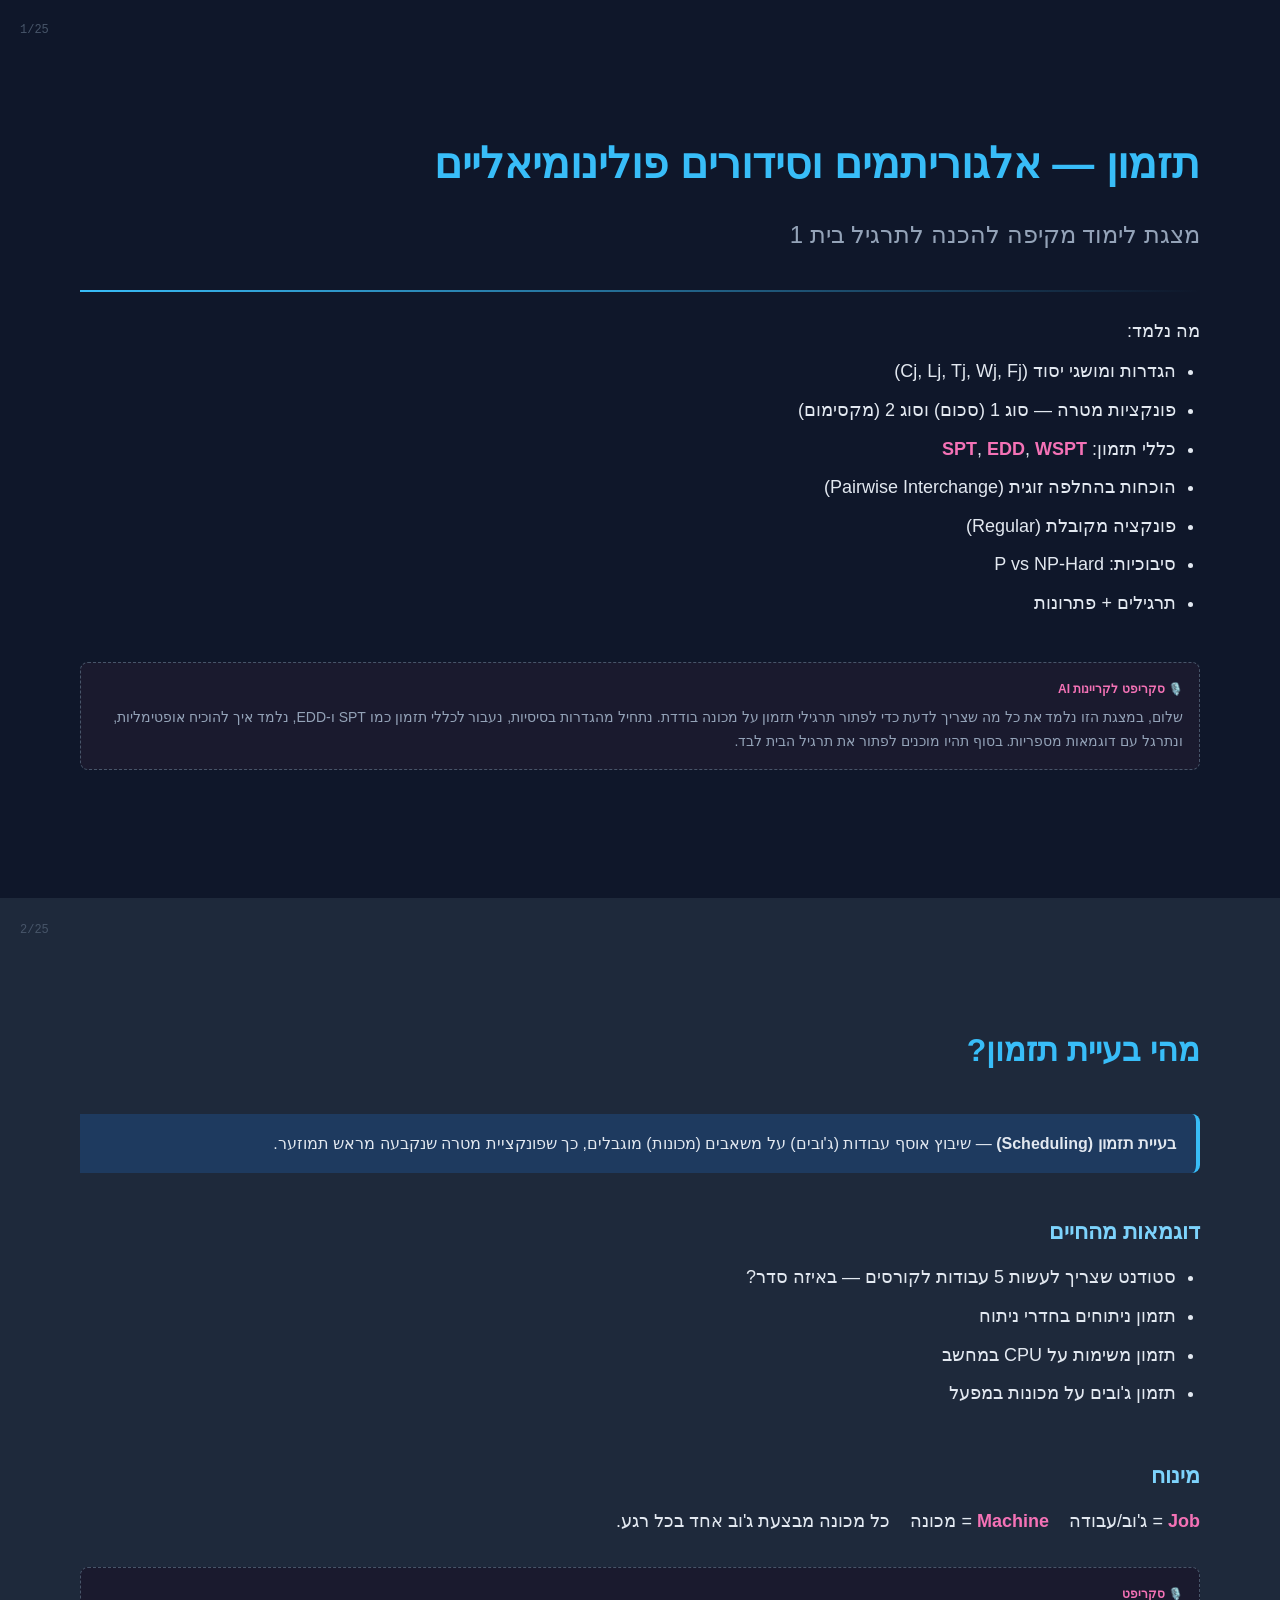
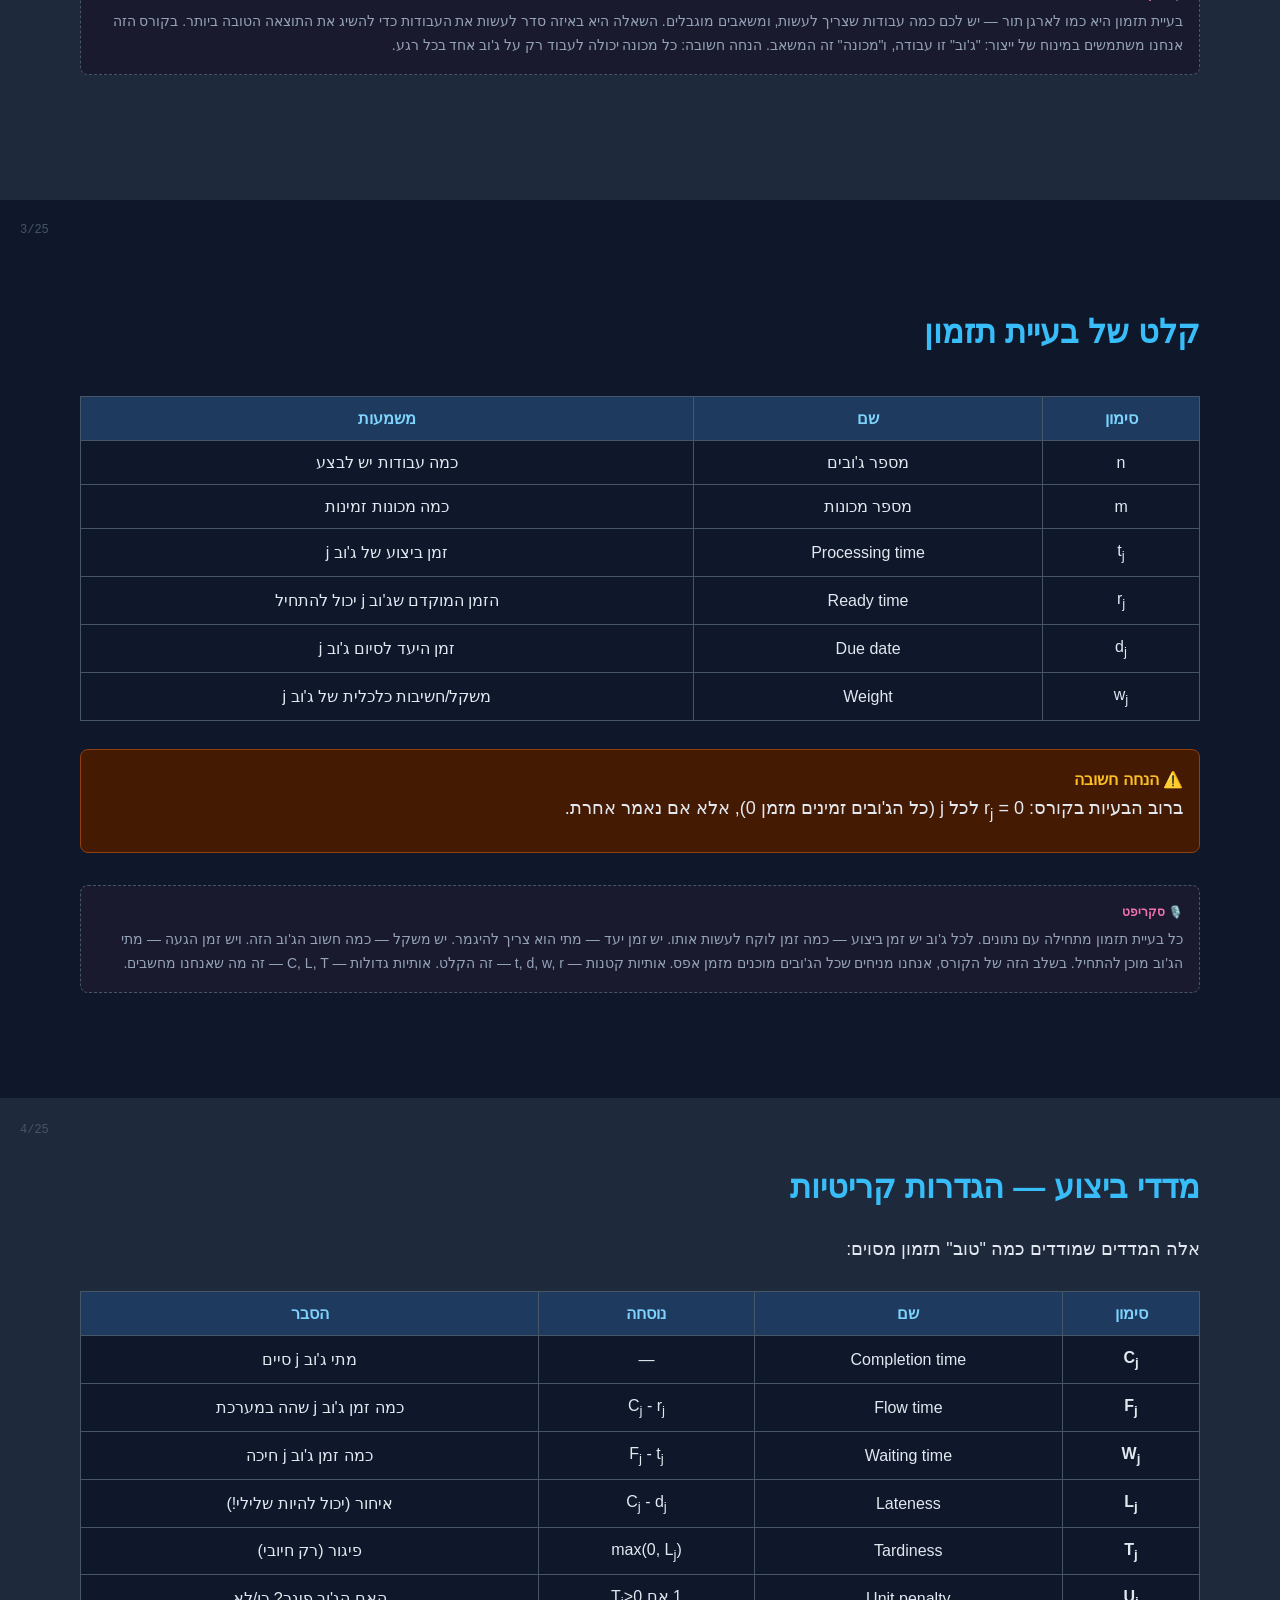
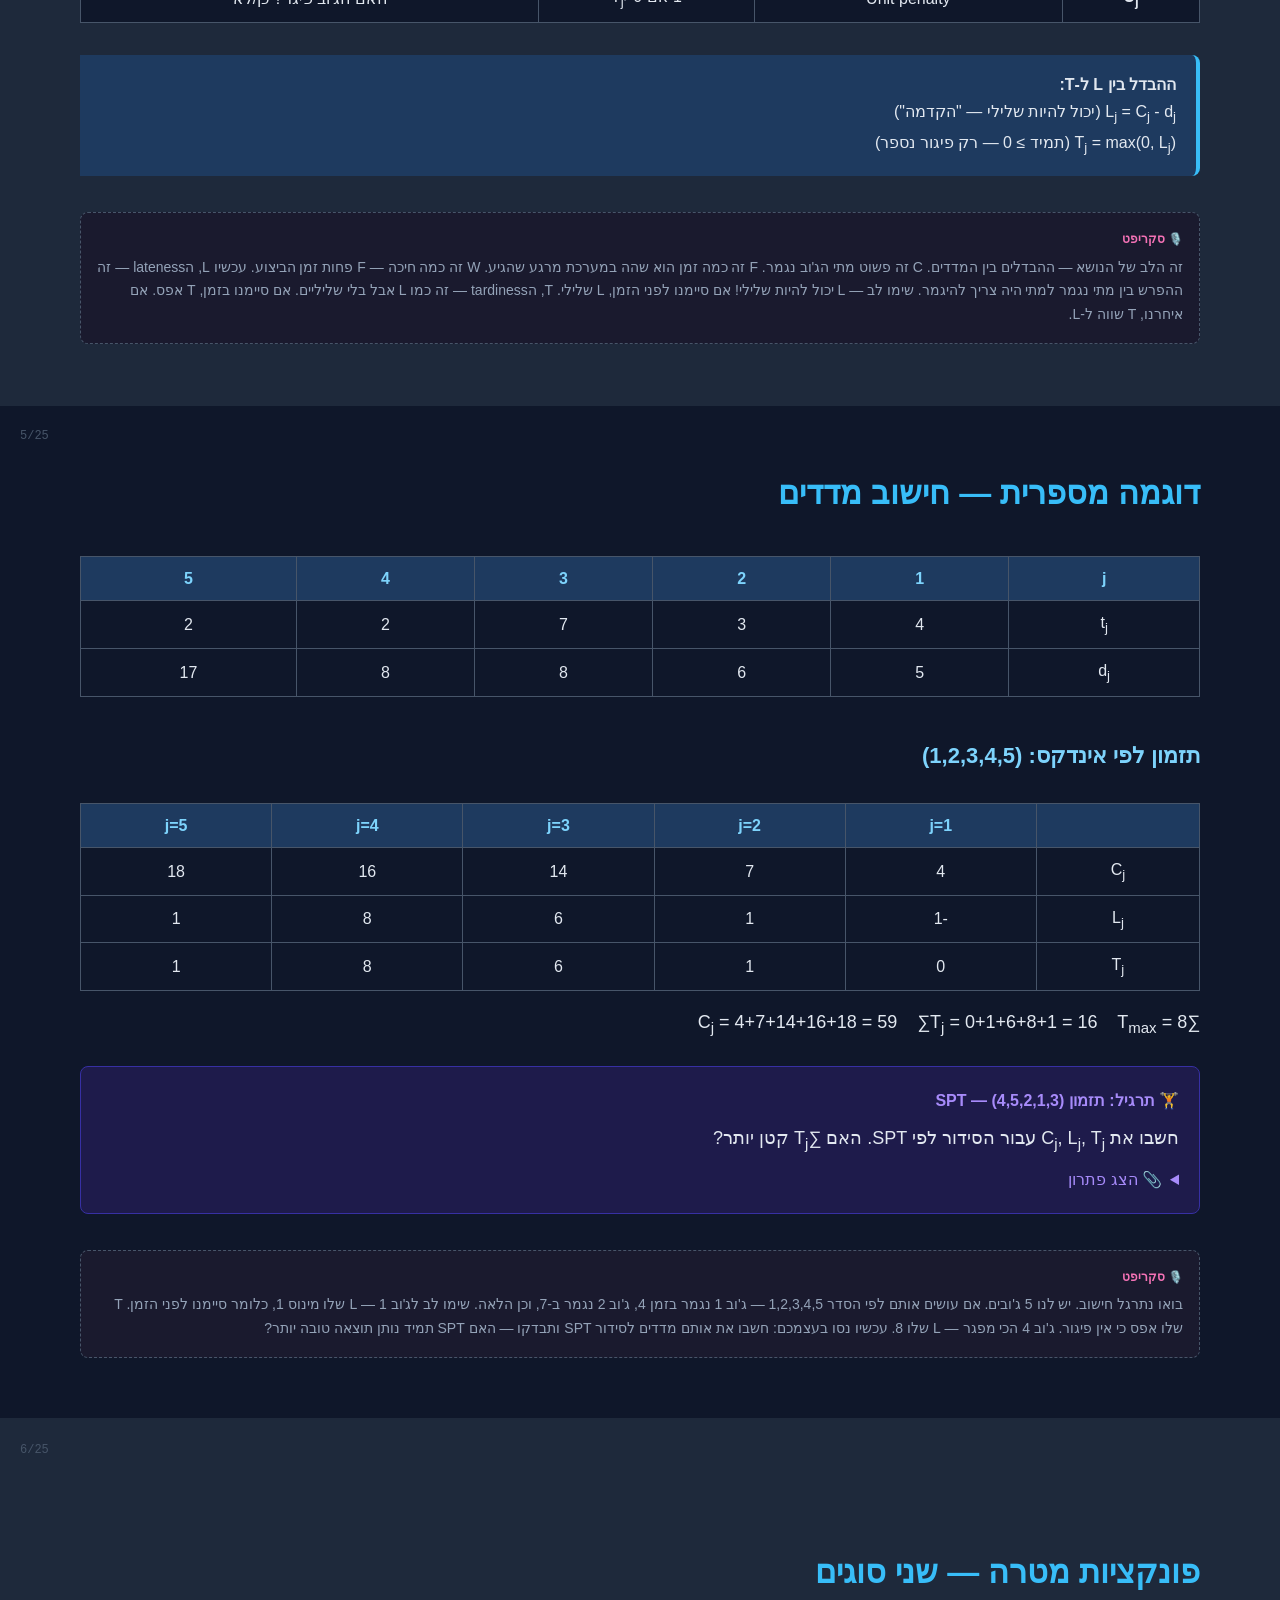
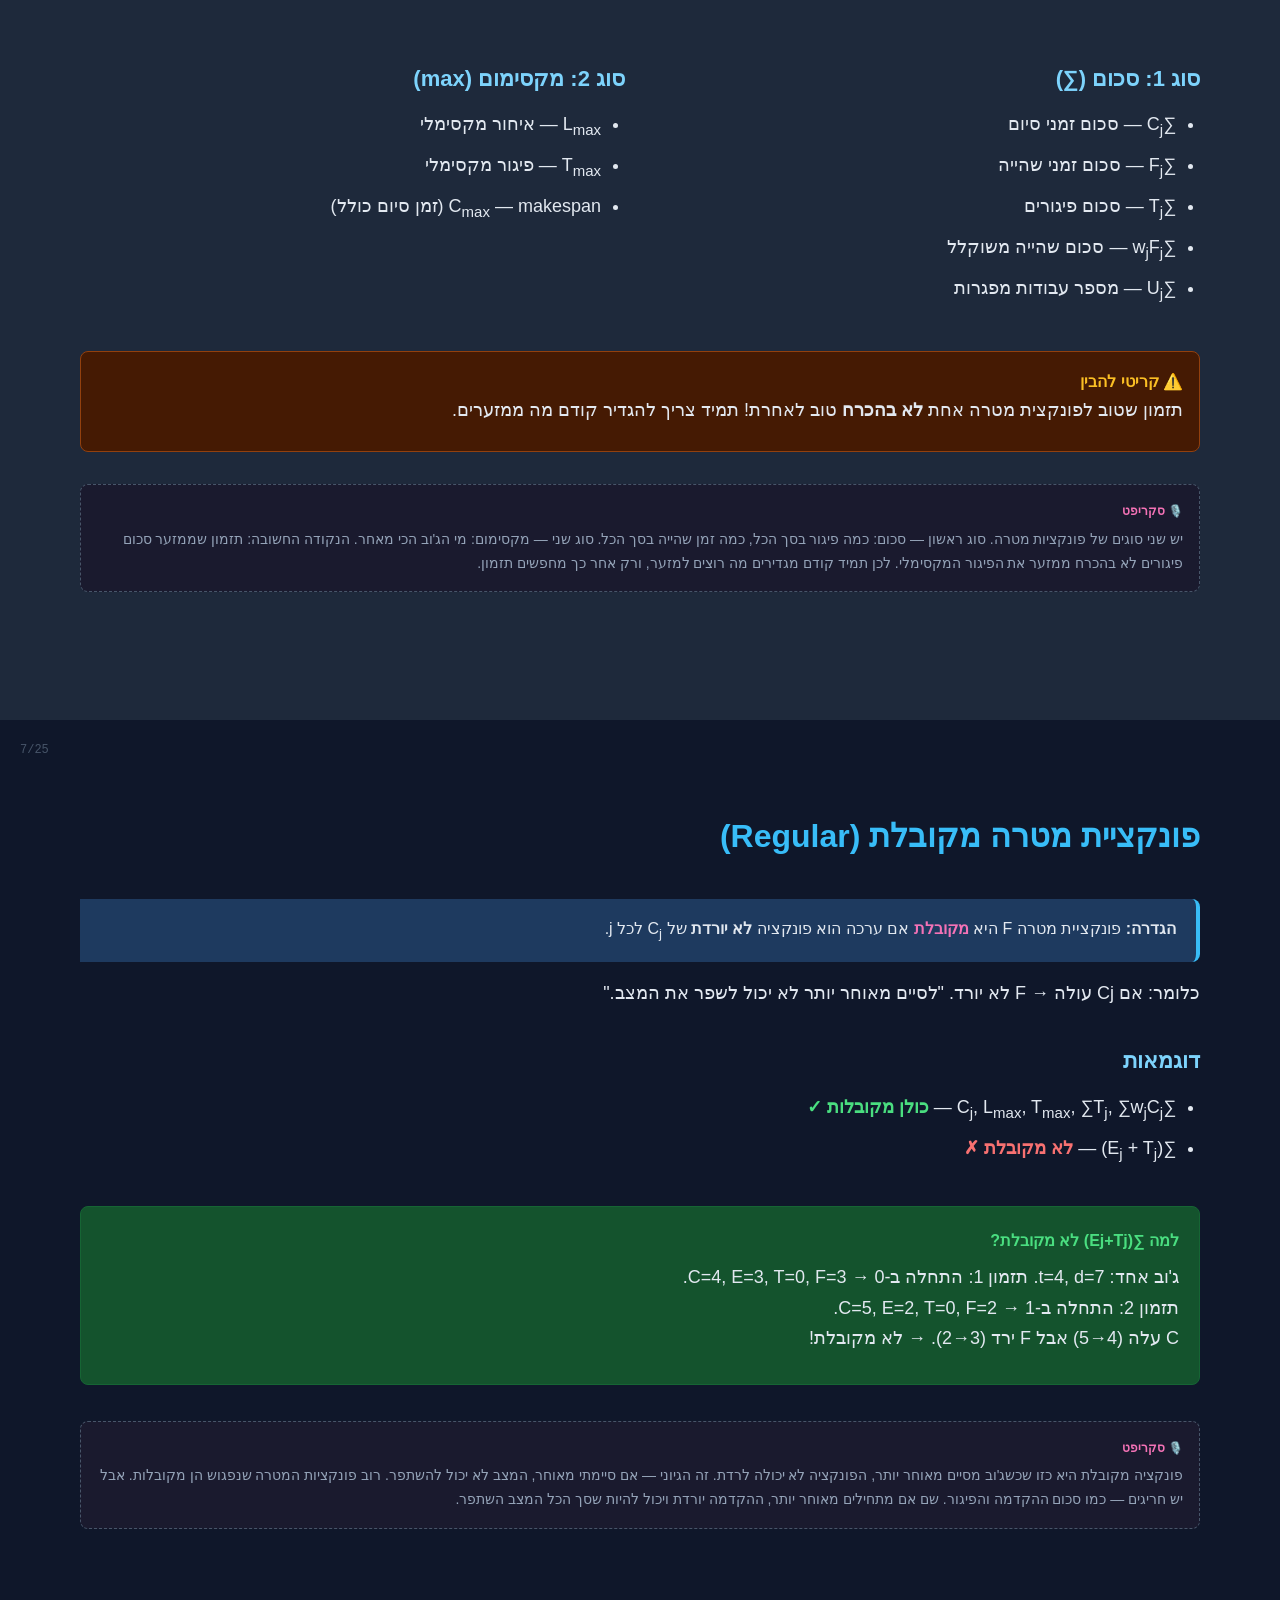
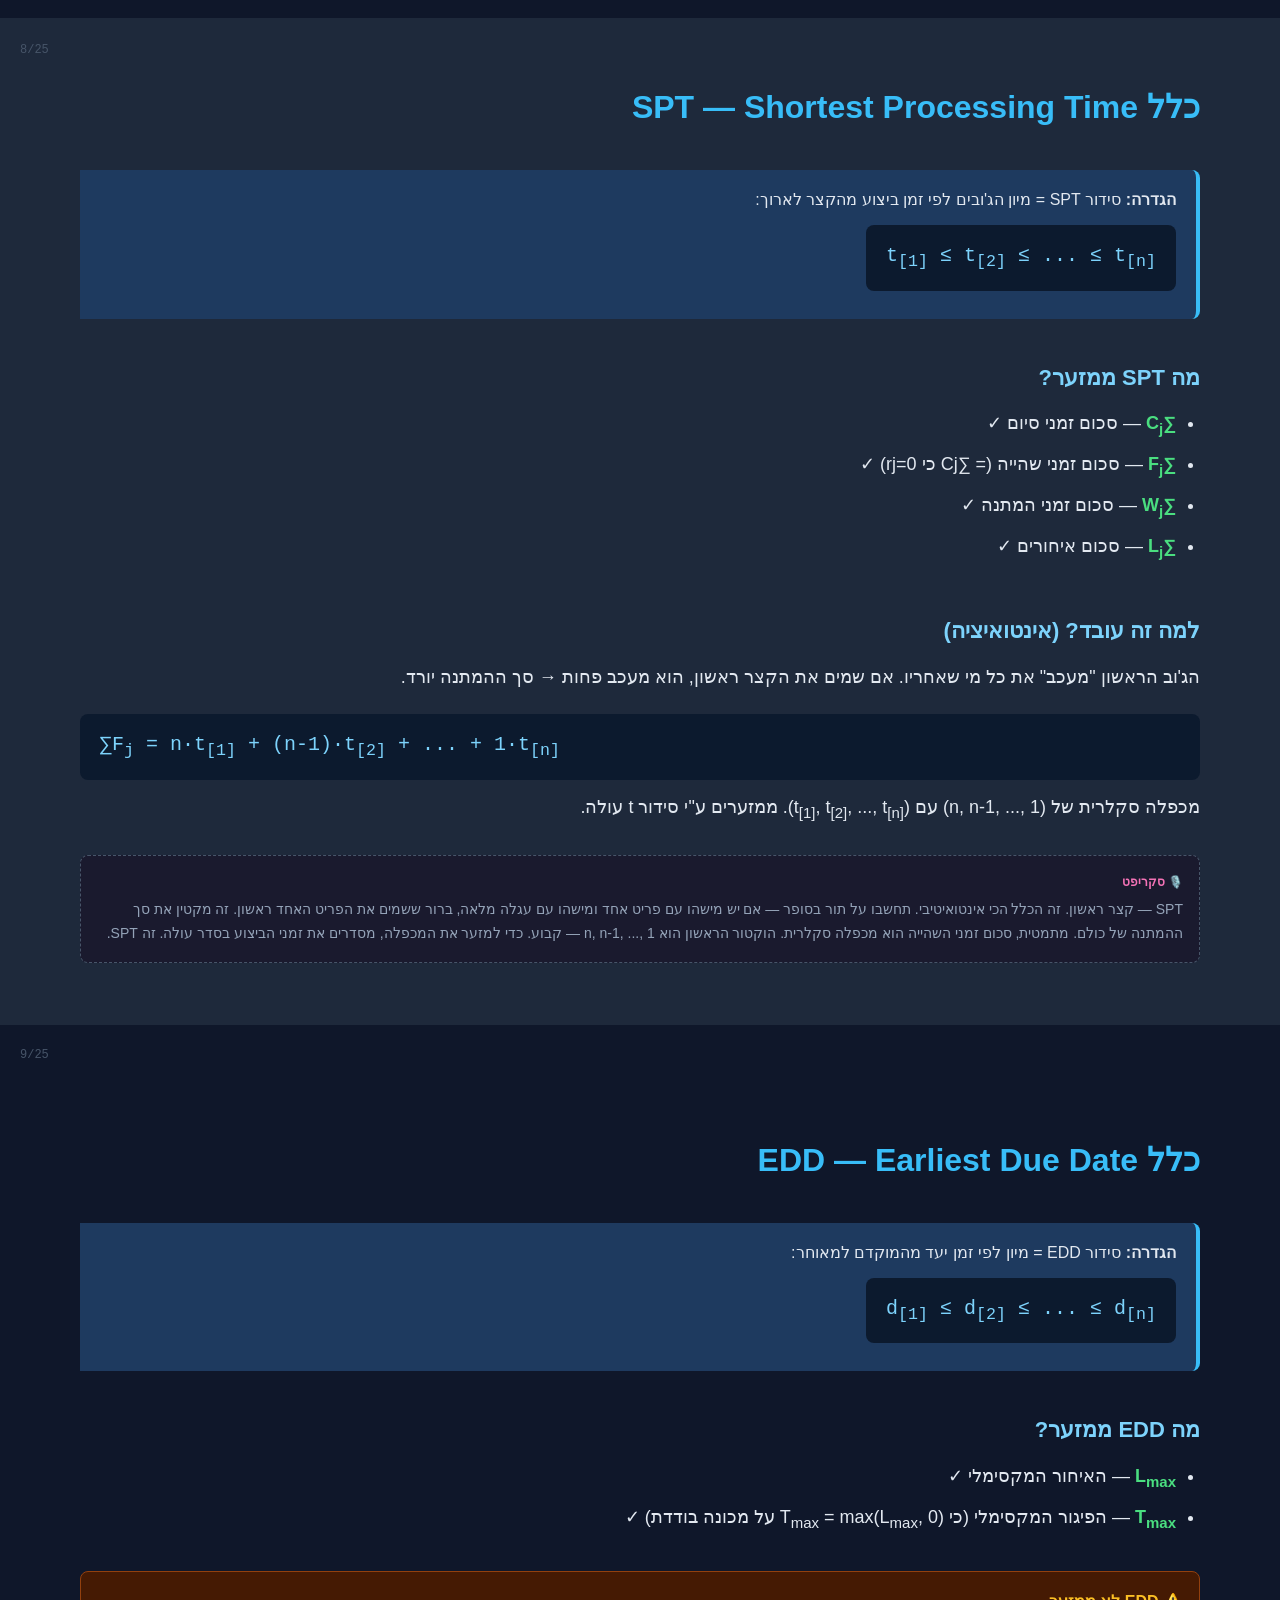
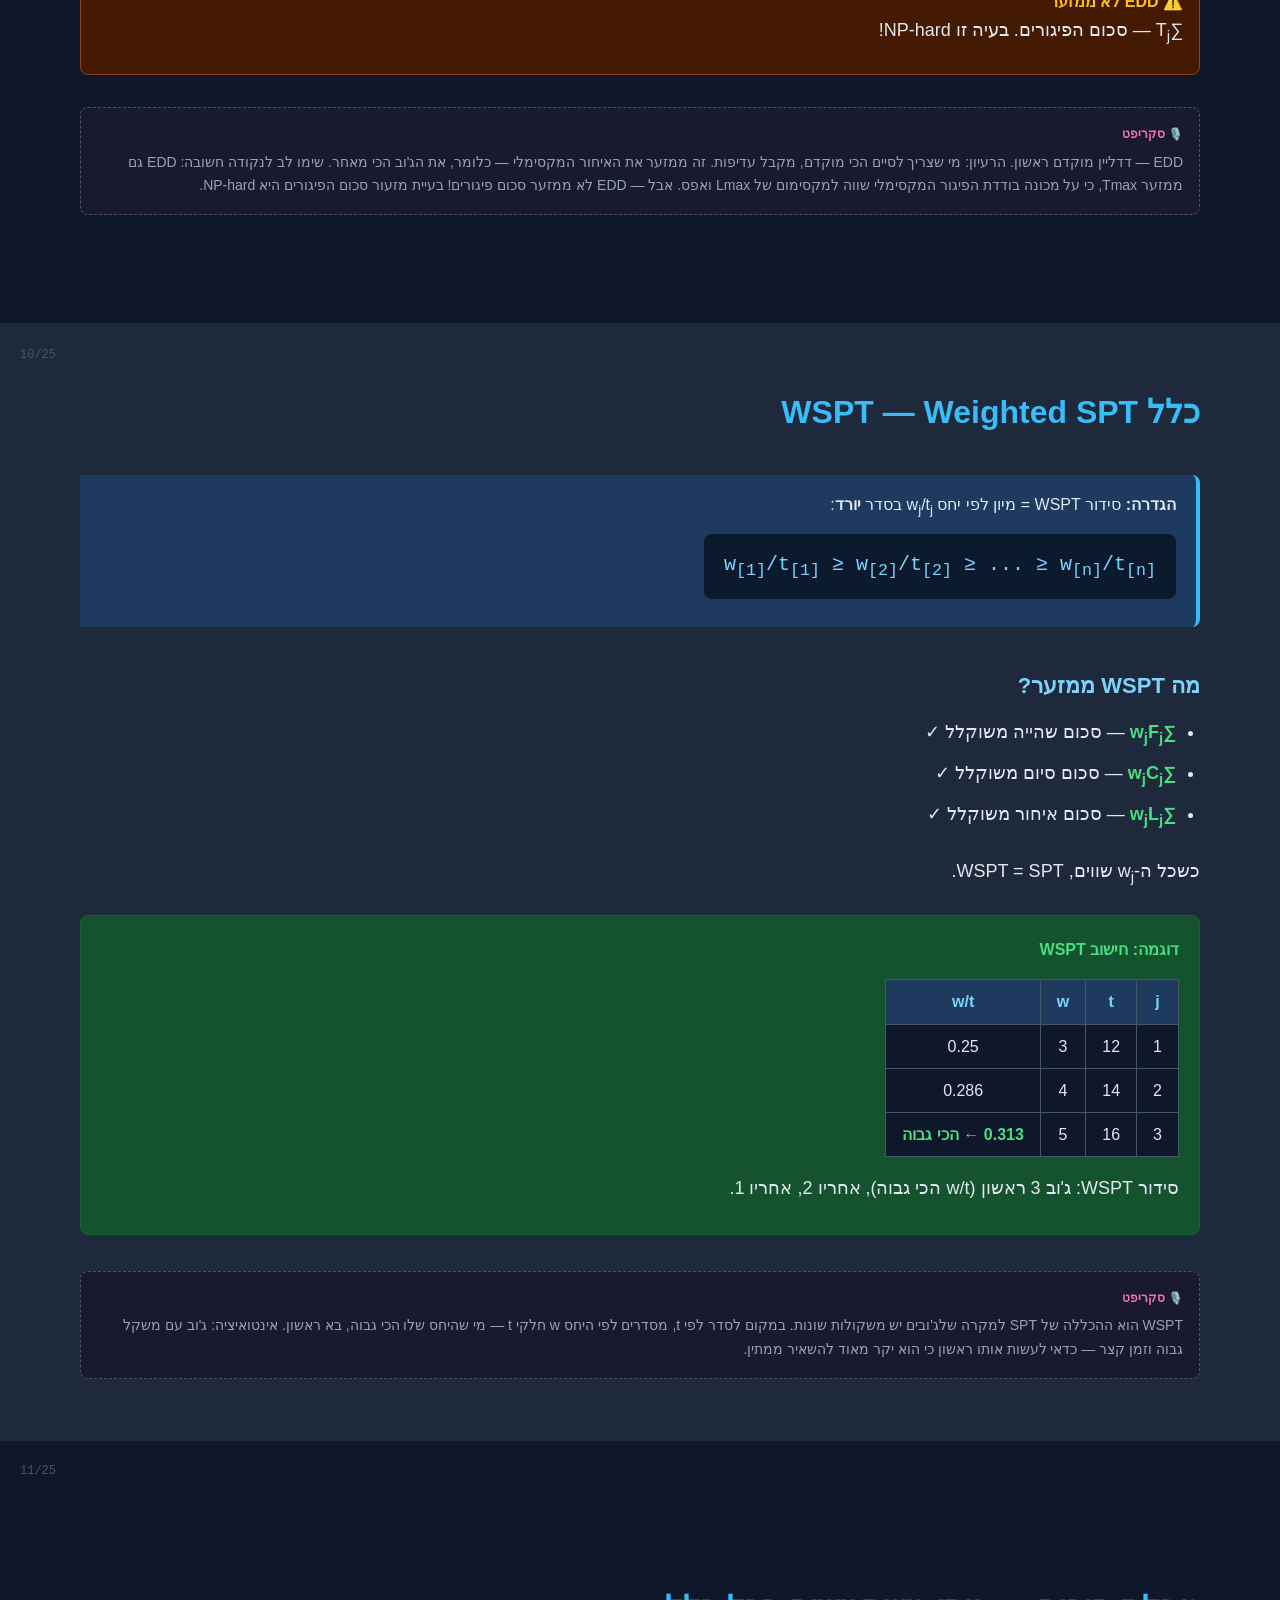
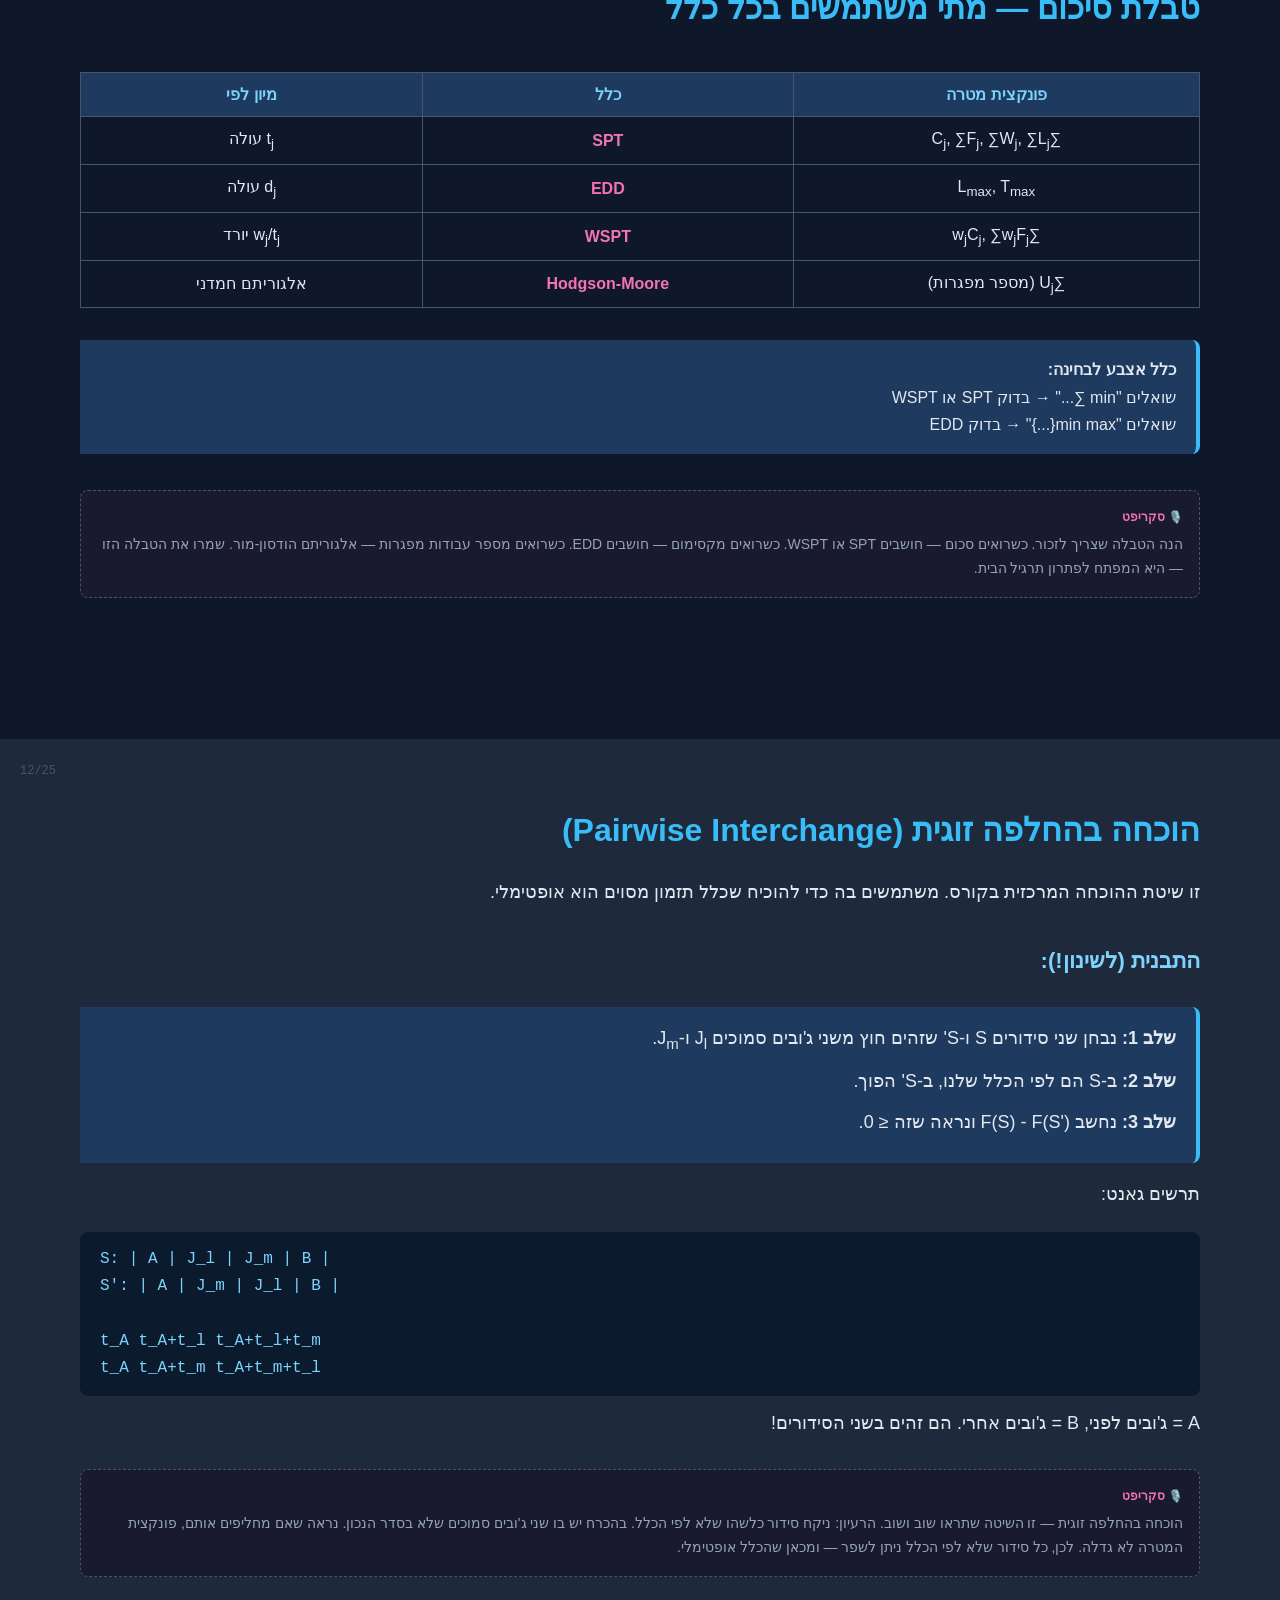
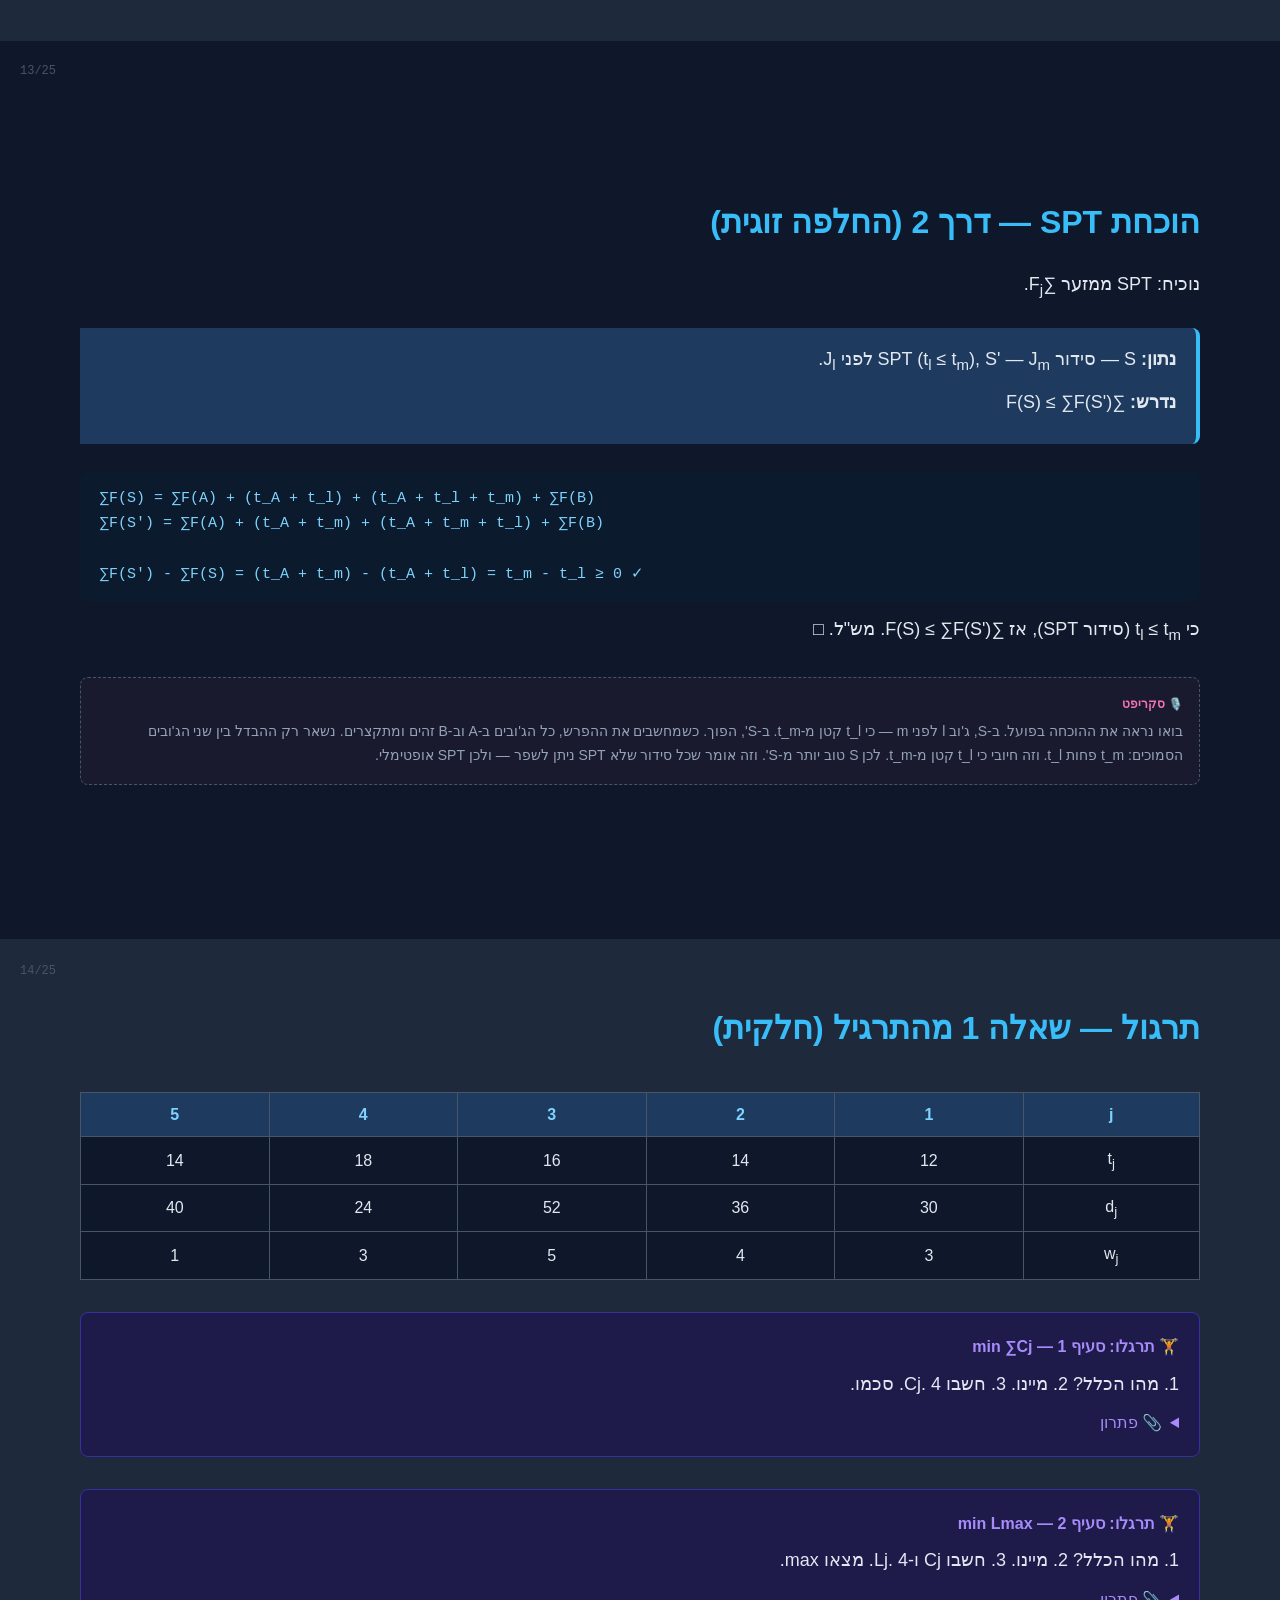
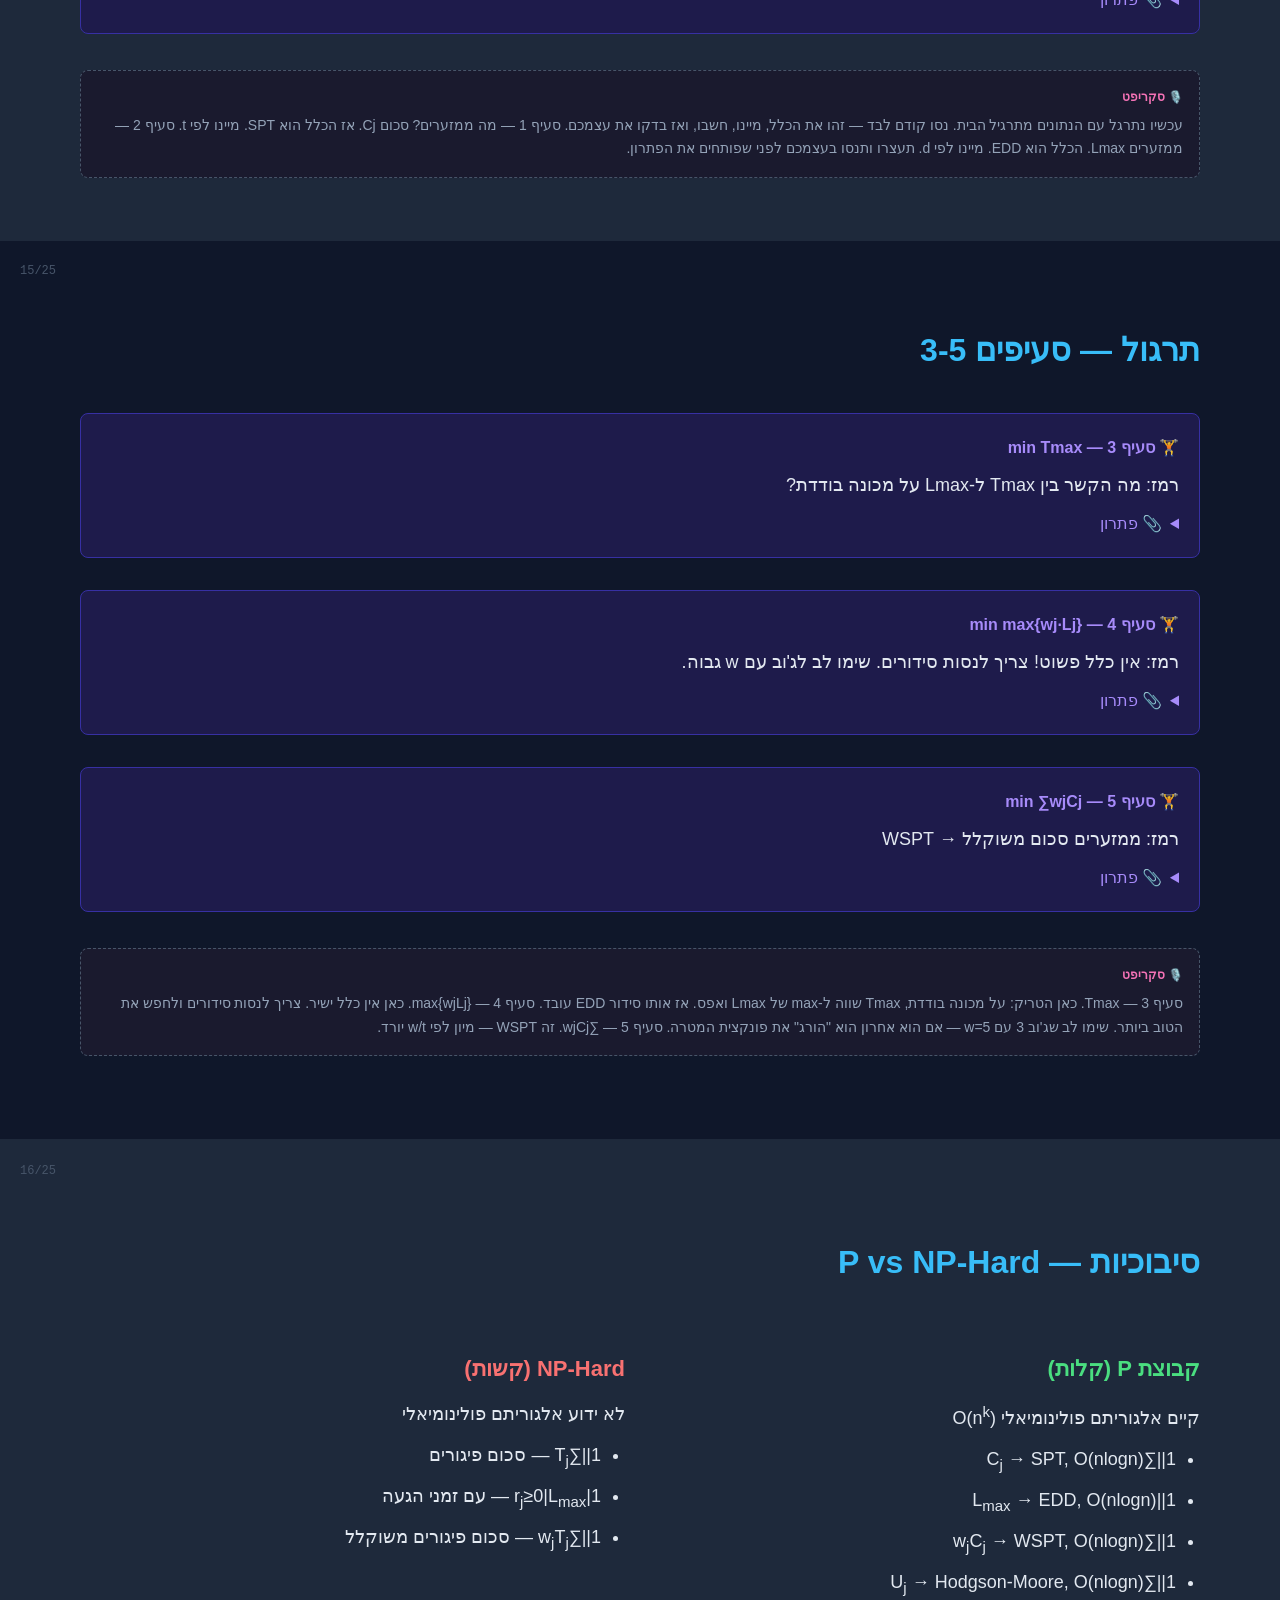
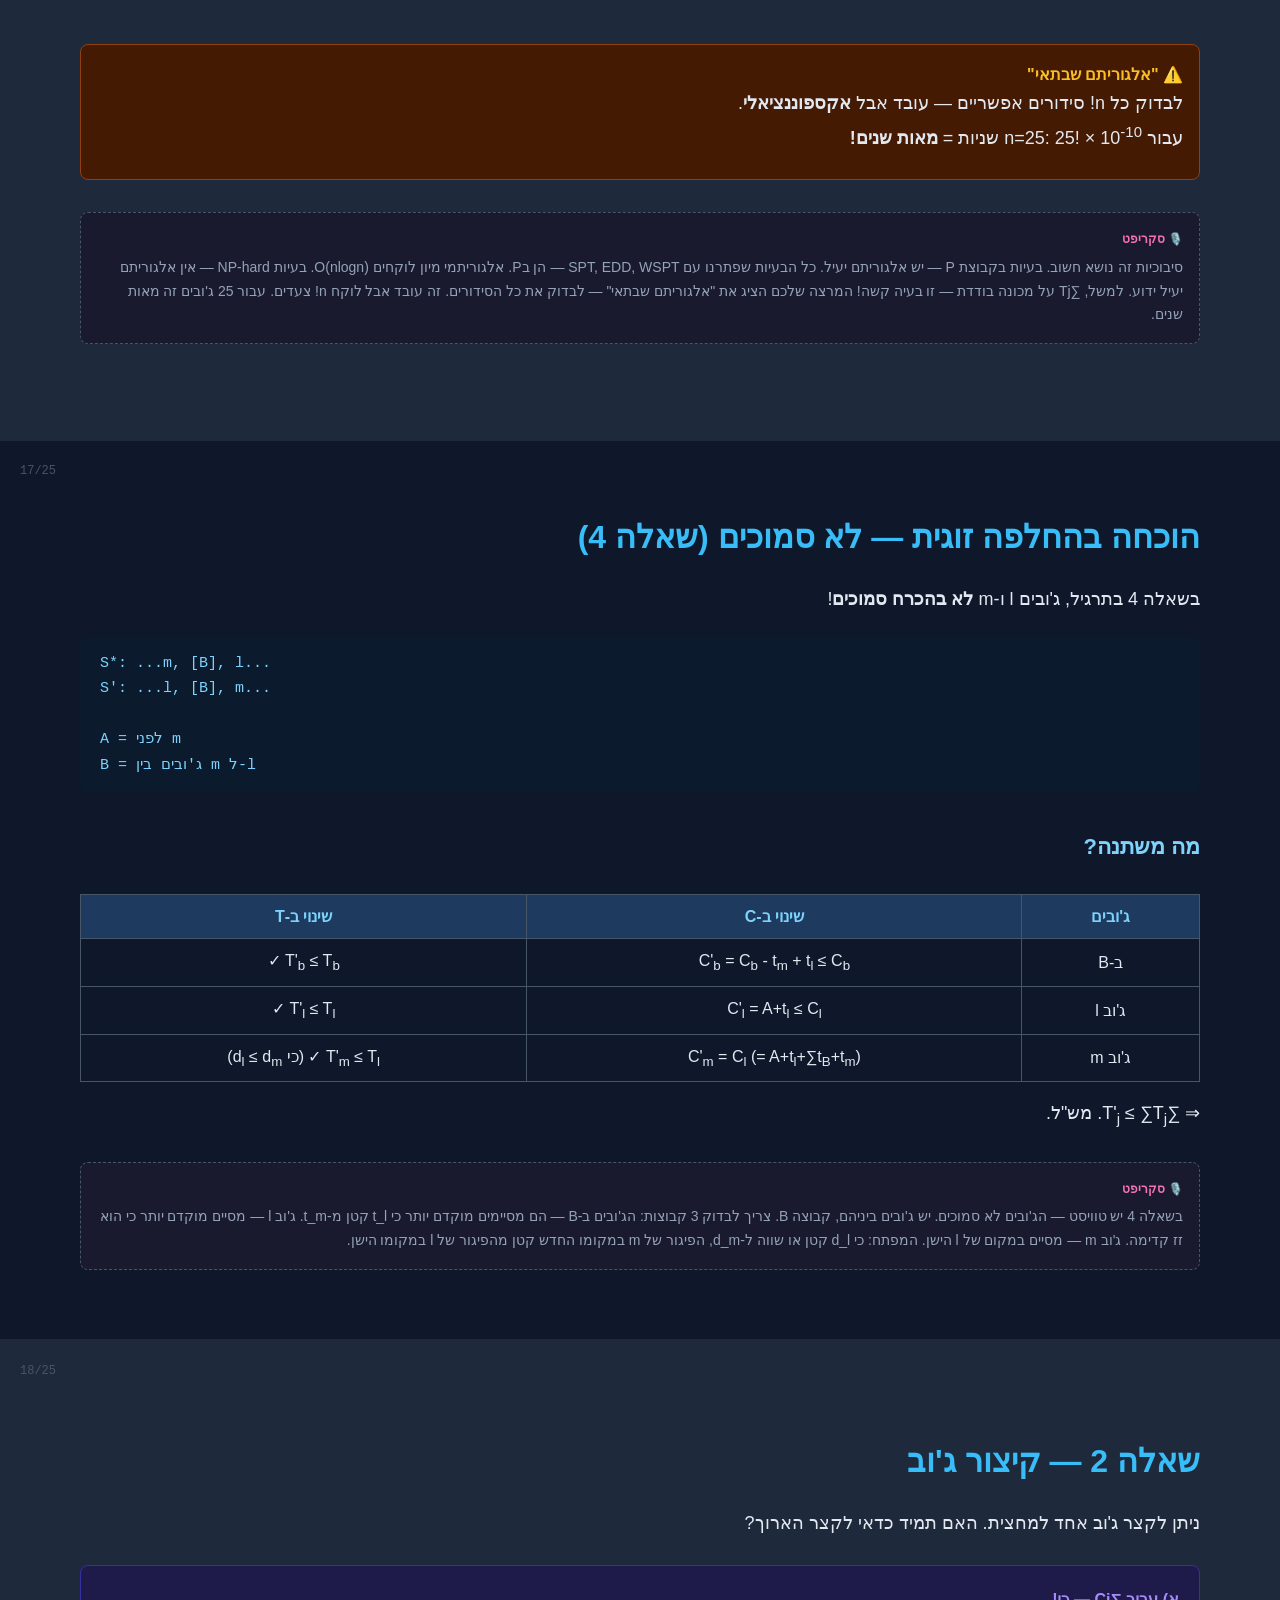
<file: scheduling-course.html>
<!DOCTYPE html>
<html lang="he" dir="rtl">
<head>
<meta charset="UTF-8">
<meta name="viewport" content="width=device-width, initial-scale=1.0">
<title>מצגת לימוד — תזמון: אלגוריתמים וסידורים פולינומיאליים</title>
<style>
*{box-sizing:border-box;margin:0;padding:0;}
body{font-family:'Segoe UI',Arial,sans-serif;background:#0f172a;color:#e2e8f0;line-height:1.7;}
.slide{min-height:100vh;padding:60px 80px;display:flex;flex-direction:column;justify-content:center;border-bottom:2px solid #1e293b;position:relative;}
.slide:nth-child(odd){background:#0f172a;}
.slide:nth-child(even){background:#1e293b;}
.slide-num{position:absolute;top:20px;left:20px;font-size:12px;color:#475569;font-family:monospace;}
h1{font-size:42px;color:#38bdf8;margin-bottom:16px;font-weight:800;}
h2{font-size:32px;color:#38bdf8;margin-bottom:20px;font-weight:700;}
h3{font-size:22px;color:#7dd3fc;margin-bottom:12px;margin-top:24px;}
p,li{font-size:18px;margin-bottom:10px;}
ul{margin-right:24px;margin-bottom:16px;}
li{margin-bottom:8px;}
.highlight{background:#1e3a5f;border-right:4px solid #38bdf8;padding:16px 20px;border-radius:0 8px 8px 0;margin:16px 0;}
.formula{background:#0c1a2e;padding:14px 20px;border-radius:8px;font-family:'Courier New',monospace;font-size:20px;color:#7dd3fc;margin:12px 0;display:inline-block;direction:ltr;text-align:left;}
.example{background:#14532d;border:1px solid #166534;border-radius:8px;padding:20px;margin:16px 0;}
.example-title{color:#4ade80;font-weight:700;margin-bottom:8px;}
.warning{background:#451a03;border:1px solid #92400e;border-radius:8px;padding:16px;margin:12px 0;}
.warning-title{color:#fbbf24;font-weight:700;}
table{border-collapse:collapse;margin:16px 0;width:auto;}
th,td{border:1px solid #475569;padding:8px 16px;text-align:center;font-size:16px;}
th{background:#1e3a5f;color:#7dd3fc;font-weight:700;}
td{background:#0f172a;}
.keyword{color:#f472b6;font-weight:700;}
.answer{color:#4ade80;font-weight:700;}
.script{background:#1a1a2e;border:1px dashed #475569;border-radius:8px;padding:16px;margin-top:20px;font-size:14px;color:#94a3b8;}
.script-label{color:#f472b6;font-size:12px;font-weight:700;margin-bottom:6px;}
.nav{position:fixed;bottom:20px;right:20px;display:flex;gap:8px;z-index:100;}
.nav a{background:#1e293b;color:#38bdf8;padding:8px 16px;border-radius:6px;text-decoration:none;font-size:14px;border:1px solid #334155;}
.nav a:hover{background:#334155;}
.two-col{display:grid;grid-template-columns:1fr 1fr;gap:30px;margin:16px 0;}
.exercise{background:#1e1b4b;border:1px solid #3730a3;border-radius:8px;padding:20px;margin:16px 0;}
.exercise-title{color:#a78bfa;font-weight:700;margin-bottom:8px;}
.sep{height:2px;background:linear-gradient(90deg,#38bdf8,transparent);margin:24px 0;}
</style>
</head>
<body>

<!-- ═══════════ SLIDE 1: TITLE ═══════════ -->
<div class="slide" id="s1">
<span class="slide-num">1/25</span>
<h1>תזמון — אלגוריתמים וסידורים פולינומיאליים</h1>
<p style="font-size:24px;color:#94a3b8;">מצגת לימוד מקיפה להכנה לתרגיל בית 1</p>
<div class="sep"></div>
<p>מה נלמד:</p>
<ul>
<li>הגדרות ומושגי יסוד (Cj, Lj, Tj, Wj, Fj)</li>
<li>פונקציות מטרה — סוג 1 (סכום) וסוג 2 (מקסימום)</li>
<li>כללי תזמון: <span class="keyword">SPT</span>, <span class="keyword">EDD</span>, <span class="keyword">WSPT</span></li>
<li>הוכחות בהחלפה זוגית (Pairwise Interchange)</li>
<li>פונקציה מקובלת (Regular)</li>
<li>סיבוכיות: P vs NP-Hard</li>
<li>תרגילים + פתרונות</li>
</ul>
<div class="script">
<div class="script-label">🎙️ סקריפט לקריינות AI</div>
שלום, במצגת הזו נלמד את כל מה שצריך לדעת כדי לפתור תרגילי תזמון על מכונה בודדת. נתחיל מהגדרות בסיסיות, נעבור לכללי תזמון כמו SPT ו-EDD, נלמד איך להוכיח אופטימליות, ונתרגל עם דוגמאות מספריות. בסוף תהיו מוכנים לפתור את תרגיל הבית לבד.
</div>
</div>

<!-- ═══════════ SLIDE 2: WHAT IS SCHEDULING ═══════════ -->
<div class="slide" id="s2">
<span class="slide-num">2/25</span>
<h2>מהי בעיית תזמון?</h2>
<div class="highlight">
<strong>בעיית תזמון (Scheduling)</strong> — שיבוץ אוסף עבודות (ג'ובים) על משאבים (מכונות) מוגבלים, כך שפונקציית מטרה שנקבעה מראש תמוזער.
</div>
<h3>דוגמאות מהחיים</h3>
<ul>
<li>סטודנט שצריך לעשות 5 עבודות לקורסים — באיזה סדר?</li>
<li>תזמון ניתוחים בחדרי ניתוח</li>
<li>תזמון משימות על CPU במחשב</li>
<li>תזמון ג'ובים על מכונות במפעל</li>
</ul>
<h3>מינוח</h3>
<p><span class="keyword">Job</span> = ג'וב/עבודה &nbsp;&nbsp; <span class="keyword">Machine</span> = מכונה &nbsp;&nbsp; כל מכונה מבצעת ג'וב אחד בכל רגע.</p>
<div class="script">
<div class="script-label">🎙️ סקריפט</div>
בעיית תזמון היא כמו לארגן תור — יש לכם כמה עבודות שצריך לעשות, ומשאבים מוגבלים. השאלה היא באיזה סדר לעשות את העבודות כדי להשיג את התוצאה הטובה ביותר. בקורס הזה אנחנו משתמשים במינוח של ייצור: "ג'וב" זו עבודה, ו"מכונה" זה המשאב. הנחה חשובה: כל מכונה יכולה לעבוד רק על ג'וב אחד בכל רגע.
</div>
</div>

<!-- ═══════════ SLIDE 3: INPUT ═══════════ -->
<div class="slide" id="s3">
<span class="slide-num">3/25</span>
<h2>קלט של בעיית תזמון</h2>
<table>
<tr><th>סימון</th><th>שם</th><th>משמעות</th></tr>
<tr><td>n</td><td>מספר ג'ובים</td><td>כמה עבודות יש לבצע</td></tr>
<tr><td>m</td><td>מספר מכונות</td><td>כמה מכונות זמינות</td></tr>
<tr><td>t<sub>j</sub></td><td>Processing time</td><td>זמן ביצוע של ג'וב j</td></tr>
<tr><td>r<sub>j</sub></td><td>Ready time</td><td>הזמן המוקדם שג'וב j יכול להתחיל</td></tr>
<tr><td>d<sub>j</sub></td><td>Due date</td><td>זמן היעד לסיום ג'וב j</td></tr>
<tr><td>w<sub>j</sub></td><td>Weight</td><td>משקל/חשיבות כלכלית של ג'וב j</td></tr>
</table>
<div class="warning">
<div class="warning-title">⚠️ הנחה חשובה</div>
<p>ברוב הבעיות בקורס: r<sub>j</sub> = 0 לכל j (כל הג'ובים זמינים מזמן 0), אלא אם נאמר אחרת.</p>
</div>
<div class="script">
<div class="script-label">🎙️ סקריפט</div>
כל בעיית תזמון מתחילה עם נתונים. לכל ג'וב יש זמן ביצוע — כמה זמן לוקח לעשות אותו. יש זמן יעד — מתי הוא צריך להיגמר. יש משקל — כמה חשוב הג'וב הזה. ויש זמן הגעה — מתי הג'וב מוכן להתחיל. בשלב הזה של הקורס, אנחנו מניחים שכל הג'ובים מוכנים מזמן אפס. אותיות קטנות — t, d, w, r — זה הקלט. אותיות גדולות — C, L, T — זה מה שאנחנו מחשבים.
</div>
</div>

<!-- ═══════════ SLIDE 4: PERFORMANCE MEASURES ═══════════ -->
<div class="slide" id="s4">
<span class="slide-num">4/25</span>
<h2>מדדי ביצוע — הגדרות קריטיות</h2>
<p>אלה המדדים שמודדים כמה "טוב" תזמון מסוים:</p>
<table>
<tr><th>סימון</th><th>שם</th><th>נוסחה</th><th>הסבר</th></tr>
<tr><td><strong>C<sub>j</sub></strong></td><td>Completion time</td><td>—</td><td>מתי ג'וב j סיים</td></tr>
<tr><td><strong>F<sub>j</sub></strong></td><td>Flow time</td><td>C<sub>j</sub> - r<sub>j</sub></td><td>כמה זמן ג'וב j שהה במערכת</td></tr>
<tr><td><strong>W<sub>j</sub></strong></td><td>Waiting time</td><td>F<sub>j</sub> - t<sub>j</sub></td><td>כמה זמן ג'וב j חיכה</td></tr>
<tr><td><strong>L<sub>j</sub></strong></td><td>Lateness</td><td>C<sub>j</sub> - d<sub>j</sub></td><td>איחור (יכול להיות שלילי!)</td></tr>
<tr><td><strong>T<sub>j</sub></strong></td><td>Tardiness</td><td>max(0, L<sub>j</sub>)</td><td>פיגור (רק חיובי)</td></tr>
<tr><td><strong>U<sub>j</sub></strong></td><td>Unit penalty</td><td>1 אם T<sub>j</sub>&gt;0</td><td>האם הג'וב פיגר? כן/לא</td></tr>
</table>
<div class="highlight">
<strong>ההבדל בין L ל-T:</strong> <br>
L<sub>j</sub> = C<sub>j</sub> - d<sub>j</sub> (יכול להיות שלילי — "הקדמה") <br>
T<sub>j</sub> = max(0, L<sub>j</sub>) (תמיד ≥ 0 — רק פיגור נספר)
</div>
<div class="script">
<div class="script-label">🎙️ סקריפט</div>
זה הלב של הנושא — ההבדלים בין המדדים. C זה פשוט מתי הג'וב נגמר. F זה כמה זמן הוא שהה במערכת מרגע שהגיע. W זה כמה חיכה — F פחות זמן הביצוע. עכשיו L, הlateness — זה ההפרש בין מתי נגמר למתי היה צריך להיגמר. שימו לב — L יכול להיות שלילי! אם סיימנו לפני הזמן, L שלילי. T, הtardiness — זה כמו L אבל בלי שליליים. אם סיימנו בזמן, T אפס. אם איחרנו, T שווה ל-L.
</div>
</div>

<!-- ═══════════ SLIDE 5: EXAMPLE ═══════════ -->
<div class="slide" id="s5">
<span class="slide-num">5/25</span>
<h2>דוגמה מספרית — חישוב מדדים</h2>
<table>
<tr><th>j</th><th>1</th><th>2</th><th>3</th><th>4</th><th>5</th></tr>
<tr><td>t<sub>j</sub></td><td>4</td><td>3</td><td>7</td><td>2</td><td>2</td></tr>
<tr><td>d<sub>j</sub></td><td>5</td><td>6</td><td>8</td><td>8</td><td>17</td></tr>
</table>
<h3>תזמון לפי אינדקס: (1,2,3,4,5)</h3>
<table>
<tr><th></th><th>j=1</th><th>j=2</th><th>j=3</th><th>j=4</th><th>j=5</th></tr>
<tr><td>C<sub>j</sub></td><td>4</td><td>7</td><td>14</td><td>16</td><td>18</td></tr>
<tr><td>L<sub>j</sub></td><td>-1</td><td>1</td><td>6</td><td>8</td><td>1</td></tr>
<tr><td>T<sub>j</sub></td><td>0</td><td>1</td><td>6</td><td>8</td><td>1</td></tr>
</table>
<p>∑C<sub>j</sub> = 4+7+14+16+18 = 59 &nbsp;&nbsp; ∑T<sub>j</sub> = 0+1+6+8+1 = 16 &nbsp;&nbsp; T<sub>max</sub> = 8</p>

<div class="exercise">
<div class="exercise-title">🏋️ תרגיל: תזמון SPT — (4,5,2,1,3)</div>
<p>חשבו את C<sub>j</sub>, L<sub>j</sub>, T<sub>j</sub> עבור הסידור לפי SPT. האם ∑T<sub>j</sub> קטן יותר?</p>
<details>
<summary style="color:#a78bfa;cursor:pointer;">📎 הצג פתרון</summary>
<table>
<tr><th></th><th>j=4</th><th>j=5</th><th>j=2</th><th>j=1</th><th>j=3</th></tr>
<tr><td>C<sub>j</sub></td><td>2</td><td>4</td><td>7</td><td>11</td><td>18</td></tr>
<tr><td>T<sub>j</sub></td><td>0</td><td>0</td><td>1</td><td>6</td><td>10</td></tr>
</table>
<p>∑T<sub>j</sub> = 17. SPT לא בהכרח ממזער ∑T!</p>
</details>
</div>

<div class="script">
<div class="script-label">🎙️ סקריפט</div>
בואו נתרגל חישוב. יש לנו 5 ג'ובים. אם עושים אותם לפי הסדר 1,2,3,4,5 — ג'וב 1 נגמר בזמן 4, ג'וב 2 נגמר ב-7, וכן הלאה. שימו לב לג'וב 1 — L שלו מינוס 1, כלומר סיימנו לפני הזמן. T שלו אפס כי אין פיגור. ג'וב 4 הכי מפגר — L שלו 8. עכשיו נסו בעצמכם: חשבו את אותם מדדים לסידור SPT ותבדקו — האם SPT תמיד נותן תוצאה טובה יותר?
</div>
</div>

<!-- ═══════════ SLIDE 6: OBJECTIVE FUNCTIONS ═══════════ -->
<div class="slide" id="s6">
<span class="slide-num">6/25</span>
<h2>פונקציות מטרה — שני סוגים</h2>
<div class="two-col">
<div>
<h3>סוג 1: סכום (∑)</h3>
<ul>
<li>∑C<sub>j</sub> — סכום זמני סיום</li>
<li>∑F<sub>j</sub> — סכום זמני שהייה</li>
<li>∑T<sub>j</sub> — סכום פיגורים</li>
<li>∑w<sub>j</sub>F<sub>j</sub> — סכום שהייה משוקלל</li>
<li>∑U<sub>j</sub> — מספר עבודות מפגרות</li>
</ul>
</div>
<div>
<h3>סוג 2: מקסימום (max)</h3>
<ul>
<li>L<sub>max</sub> — איחור מקסימלי</li>
<li>T<sub>max</sub> — פיגור מקסימלי</li>
<li>C<sub>max</sub> — makespan (זמן סיום כולל)</li>
</ul>
</div>
</div>
<div class="warning">
<div class="warning-title">⚠️ קריטי להבין</div>
<p>תזמון שטוב לפונקצית מטרה אחת <strong>לא בהכרח</strong> טוב לאחרת! תמיד צריך להגדיר קודם מה ממזערים.</p>
</div>
<div class="script">
<div class="script-label">🎙️ סקריפט</div>
יש שני סוגים של פונקציות מטרה. סוג ראשון — סכום: כמה פיגור בסך הכל, כמה זמן שהייה בסך הכל. סוג שני — מקסימום: מי הג'וב הכי מאחר. הנקודה החשובה: תזמון שממזער סכום פיגורים לא בהכרח ממזער את הפיגור המקסימלי. לכן תמיד קודם מגדירים מה רוצים למזער, ורק אחר כך מחפשים תזמון.
</div>
</div>

<!-- ═══════════ SLIDE 7: REGULAR FUNCTION ═══════════ -->
<div class="slide" id="s7">
<span class="slide-num">7/25</span>
<h2>פונקציית מטרה מקובלת (Regular)</h2>
<div class="highlight">
<strong>הגדרה:</strong> פונקציית מטרה F היא <span class="keyword">מקובלת</span> אם ערכה הוא פונקציה <strong>לא יורדת</strong> של C<sub>j</sub> לכל j.
</div>
<p>כלומר: אם Cj עולה → F לא יורד. "לסיים מאוחר יותר לא יכול לשפר את המצב."</p>
<h3>דוגמאות</h3>
<ul>
<li>∑C<sub>j</sub>, L<sub>max</sub>, T<sub>max</sub>, ∑T<sub>j</sub>, ∑w<sub>j</sub>C<sub>j</sub> — <span class="answer">כולן מקובלות ✓</span></li>
<li>∑(E<sub>j</sub> + T<sub>j</sub>) — <span style="color:#f87171;font-weight:700;">לא מקובלת ✗</span></li>
</ul>
<div class="example">
<div class="example-title">למה ∑(Ej+Tj) לא מקובלת?</div>
<p>ג'וב אחד: t=4, d=7. תזמון 1: התחלה ב-0 → C=4, E=3, T=0, F=3.<br>
תזמון 2: התחלה ב-1 → C=5, E=2, T=0, F=2.<br>
C עלה (4→5) אבל F ירד (3→2). → לא מקובלת!</p>
</div>
<div class="script">
<div class="script-label">🎙️ סקריפט</div>
פונקציה מקובלת היא כזו שכשג'וב מסיים מאוחר יותר, הפונקציה לא יכולה לרדת. זה הגיוני — אם סיימתי מאוחר, המצב לא יכול להשתפר. רוב פונקציות המטרה שנפגוש הן מקובלות. אבל יש חריגים — כמו סכום ההקדמה והפיגור. שם אם מתחילים מאוחר יותר, ההקדמה יורדת ויכול להיות שסך הכל המצב השתפר.
</div>
</div>

<!-- ═══════════ SLIDE 8: SPT RULE ═══════════ -->
<div class="slide" id="s8">
<span class="slide-num">8/25</span>
<h2>כלל SPT — Shortest Processing Time</h2>
<div class="highlight">
<strong>הגדרה:</strong> סידור SPT = מיון הג'ובים לפי זמן ביצוע מהקצר לארוך:<br>
<span class="formula">t<sub>[1]</sub> ≤ t<sub>[2]</sub> ≤ ... ≤ t<sub>[n]</sub></span>
</div>
<h3>מה SPT ממזער?</h3>
<ul>
<li><span class="answer">∑C<sub>j</sub></span> — סכום זמני סיום ✓</li>
<li><span class="answer">∑F<sub>j</sub></span> — סכום זמני שהייה (= ∑Cj כי rj=0) ✓</li>
<li><span class="answer">∑W<sub>j</sub></span> — סכום זמני המתנה ✓</li>
<li><span class="answer">∑L<sub>j</sub></span> — סכום איחורים ✓</li>
</ul>
<h3>למה זה עובד? (אינטואיציה)</h3>
<p>הג'וב הראשון "מעכב" את כל מי שאחריו. אם שמים את הקצר ראשון, הוא מעכב פחות → סך ההמתנה יורד.</p>
<div class="formula">∑F<sub>j</sub> = n·t<sub>[1]</sub> + (n-1)·t<sub>[2]</sub> + ... + 1·t<sub>[n]</sub></div>
<p>מכפלה סקלרית של (n, n-1, ..., 1) עם (t<sub>[1]</sub>, t<sub>[2]</sub>, ..., t<sub>[n]</sub>). ממזערים ע"י סידור t עולה.</p>
<div class="script">
<div class="script-label">🎙️ סקריפט</div>
SPT — קצר ראשון. זה הכלל הכי אינטואיטיבי. תחשבו על תור בסופר — אם יש מישהו עם פריט אחד ומישהו עם עגלה מלאה, ברור ששמים את הפריט האחד ראשון. זה מקטין את סך ההמתנה של כולם. מתמטית, סכום זמני השהייה הוא מכפלה סקלרית. הוקטור הראשון הוא n, n-1, ..., 1 — קבוע. כדי למזער את המכפלה, מסדרים את זמני הביצוע בסדר עולה. זה SPT.
</div>
</div>

<!-- ═══════════ SLIDE 9: EDD RULE ═══════════ -->
<div class="slide" id="s9">
<span class="slide-num">9/25</span>
<h2>כלל EDD — Earliest Due Date</h2>
<div class="highlight">
<strong>הגדרה:</strong> סידור EDD = מיון לפי זמן יעד מהמוקדם למאוחר:<br>
<span class="formula">d<sub>[1]</sub> ≤ d<sub>[2]</sub> ≤ ... ≤ d<sub>[n]</sub></span>
</div>
<h3>מה EDD ממזער?</h3>
<ul>
<li><span class="answer">L<sub>max</sub></span> — האיחור המקסימלי ✓</li>
<li><span class="answer">T<sub>max</sub></span> — הפיגור המקסימלי (כי T<sub>max</sub> = max(L<sub>max</sub>, 0) על מכונה בודדת) ✓</li>
</ul>
<div class="warning">
<div class="warning-title">⚠️ EDD לא ממזער</div>
<p>∑T<sub>j</sub> — סכום הפיגורים. בעיה זו NP-hard!</p>
</div>
<div class="script">
<div class="script-label">🎙️ סקריפט</div>
EDD — דדליין מוקדם ראשון. הרעיון: מי שצריך לסיים הכי מוקדם, מקבל עדיפות. זה ממזער את האיחור המקסימלי — כלומר, את הג'וב הכי מאחר. שימו לב לנקודה חשובה: EDD גם ממזער Tmax, כי על מכונה בודדת הפיגור המקסימלי שווה למקסימום של Lmax ואפס. אבל — EDD לא ממזער סכום פיגורים! בעיית מזעור סכום הפיגורים היא NP-hard.
</div>
</div>

<!-- ═══════════ SLIDE 10: WSPT RULE ═══════════ -->
<div class="slide" id="s10">
<span class="slide-num">10/25</span>
<h2>כלל WSPT — Weighted SPT</h2>
<div class="highlight">
<strong>הגדרה:</strong> סידור WSPT = מיון לפי יחס w<sub>j</sub>/t<sub>j</sub> בסדר <strong>יורד</strong>:<br>
<span class="formula">w<sub>[1]</sub>/t<sub>[1]</sub> ≥ w<sub>[2]</sub>/t<sub>[2]</sub> ≥ ... ≥ w<sub>[n]</sub>/t<sub>[n]</sub></span>
</div>
<h3>מה WSPT ממזער?</h3>
<ul>
<li><span class="answer">∑w<sub>j</sub>F<sub>j</sub></span> — סכום שהייה משוקלל ✓</li>
<li><span class="answer">∑w<sub>j</sub>C<sub>j</sub></span> — סכום סיום משוקלל ✓</li>
<li><span class="answer">∑w<sub>j</sub>L<sub>j</sub></span> — סכום איחור משוקלל ✓</li>
</ul>
<p>כשכל ה-w<sub>j</sub> שווים, WSPT = SPT.</p>
<div class="example">
<div class="example-title">דוגמה: חישוב WSPT</div>
<table>
<tr><th>j</th><th>t</th><th>w</th><th>w/t</th></tr>
<tr><td>1</td><td>12</td><td>3</td><td>0.25</td></tr>
<tr><td>2</td><td>14</td><td>4</td><td>0.286</td></tr>
<tr><td>3</td><td>16</td><td>5</td><td><span class="answer">0.313 ← הכי גבוה</span></td></tr>
</table>
<p>סידור WSPT: ג'וב 3 ראשון (w/t הכי גבוה), אחריו 2, אחריו 1.</p>
</div>
<div class="script">
<div class="script-label">🎙️ סקריפט</div>
WSPT הוא ההכללה של SPT למקרה שלג'ובים יש משקולות שונות. במקום לסדר לפי t, מסדרים לפי היחס w חלקי t — מי שהיחס שלו הכי גבוה, בא ראשון. אינטואיציה: ג'וב עם משקל גבוה וזמן קצר — כדאי לעשות אותו ראשון כי הוא יקר מאוד להשאיר ממתין.
</div>
</div>

<!-- ═══════════ SLIDE 11: SUMMARY TABLE ═══════════ -->
<div class="slide" id="s11">
<span class="slide-num">11/25</span>
<h2>טבלת סיכום — מתי משתמשים בכל כלל</h2>
<table>
<tr><th>פונקצית מטרה</th><th>כלל</th><th>מיון לפי</th></tr>
<tr><td>∑C<sub>j</sub>, ∑F<sub>j</sub>, ∑W<sub>j</sub>, ∑L<sub>j</sub></td><td><span class="keyword">SPT</span></td><td>t<sub>j</sub> עולה</td></tr>
<tr><td>L<sub>max</sub>, T<sub>max</sub></td><td><span class="keyword">EDD</span></td><td>d<sub>j</sub> עולה</td></tr>
<tr><td>∑w<sub>j</sub>C<sub>j</sub>, ∑w<sub>j</sub>F<sub>j</sub></td><td><span class="keyword">WSPT</span></td><td>w<sub>j</sub>/t<sub>j</sub> יורד</td></tr>
<tr><td>∑U<sub>j</sub> (מספר מפגרות)</td><td><span class="keyword">Hodgson-Moore</span></td><td>אלגוריתם חמדני</td></tr>
</table>
<div class="highlight">
<strong>כלל אצבע לבחינה:</strong><br>
שואלים "min ∑..." → בדוק SPT או WSPT<br>
שואלים "min max{...}" → בדוק EDD
</div>
<div class="script">
<div class="script-label">🎙️ סקריפט</div>
הנה הטבלה שצריך לזכור. כשרואים סכום — חושבים SPT או WSPT. כשרואים מקסימום — חושבים EDD. כשרואים מספר עבודות מפגרות — אלגוריתם הודסון-מור. שמרו את הטבלה הזו — היא המפתח לפתרון תרגיל הבית.
</div>
</div>

<!-- ═══════════ SLIDE 12: PAIRWISE INTERCHANGE ═══════════ -->
<div class="slide" id="s12">
<span class="slide-num">12/25</span>
<h2>הוכחה בהחלפה זוגית (Pairwise Interchange)</h2>
<p>זו שיטת ההוכחה המרכזית בקורס. משתמשים בה כדי להוכיח שכלל תזמון מסוים הוא אופטימלי.</p>
<h3>התבנית (לשינון!):</h3>
<div class="highlight">
<p><strong>שלב 1:</strong> נבחן שני סידורים S ו-S' שזהים חוץ משני ג'ובים סמוכים J<sub>l</sub> ו-J<sub>m</sub>.</p>
<p><strong>שלב 2:</strong> ב-S הם לפי הכלל שלנו, ב-S' הפוך.</p>
<p><strong>שלב 3:</strong> נחשב F(S) - F(S') ונראה שזה ≤ 0.</p>
</div>
<p>תרשים גאנט:</p>
<div class="formula" style="font-size:16px;">
S:  |  A  |  J_l  |  J_m  |  B  |<br>
S': |  A  |  J_m  |  J_l  |  B  |<br>
<br>
t_A     t_A+t_l   t_A+t_l+t_m<br>
t_A     t_A+t_m   t_A+t_m+t_l
</div>
<p>A = ג'ובים לפני, B = ג'ובים אחרי. הם זהים בשני הסידורים!</p>
<div class="script">
<div class="script-label">🎙️ סקריפט</div>
הוכחה בהחלפה זוגית — זו השיטה שתראו שוב ושוב. הרעיון: ניקח סידור כלשהו שלא לפי הכלל. בהכרח יש בו שני ג'ובים סמוכים שלא בסדר הנכון. נראה שאם מחליפים אותם, פונקצית המטרה לא גדלה. לכן, כל סידור שלא לפי הכלל ניתן לשפר — ומכאן שהכלל אופטימלי.
</div>
</div>

<!-- ═══════════ SLIDE 13: SPT PROOF ═══════════ -->
<div class="slide" id="s13">
<span class="slide-num">13/25</span>
<h2>הוכחת SPT — דרך 2 (החלפה זוגית)</h2>
<p>נוכיח: SPT ממזער ∑F<sub>j</sub>.</p>
<div class="highlight">
<p><strong>נתון:</strong> S — סידור SPT (t<sub>l</sub> ≤ t<sub>m</sub>), S' — J<sub>m</sub> לפני J<sub>l</sub>.</p>
<p><strong>נדרש:</strong> ∑F(S) ≤ ∑F(S')</p>
</div>
<div class="formula" style="font-size:15px;">
∑F(S)  = ∑F(A) + (t_A + t_l) + (t_A + t_l + t_m) + ∑F(B)<br>
∑F(S') = ∑F(A) + (t_A + t_m) + (t_A + t_m + t_l) + ∑F(B)<br>
<br>
∑F(S') - ∑F(S) = (t_A + t_m) - (t_A + t_l) = t_m - t_l ≥ 0  ✓
</div>
<p>כי t<sub>l</sub> ≤ t<sub>m</sub> (סידור SPT), אז ∑F(S) ≤ ∑F(S'). מש"ל. □</p>
<div class="script">
<div class="script-label">🎙️ סקריפט</div>
בואו נראה את ההוכחה בפועל. ב-S, ג'וב l לפני m — כי t_l קטן מ-t_m. ב-S', הפוך. כשמחשבים את ההפרש, כל הג'ובים ב-A וב-B זהים ומתקצרים. נשאר רק ההבדל בין שני הג'ובים הסמוכים: t_m פחות t_l. וזה חיובי כי t_l קטן מ-t_m. לכן S טוב יותר מ-S'. וזה אומר שכל סידור שלא SPT ניתן לשפר — ולכן SPT אופטימלי.
</div>
</div>

<!-- ═══════════ SLIDE 14: EXERCISE 1 FROM HW ═══════════ -->
<div class="slide" id="s14">
<span class="slide-num">14/25</span>
<h2>תרגול — שאלה 1 מהתרגיל (חלקית)</h2>
<table>
<tr><th>j</th><th>1</th><th>2</th><th>3</th><th>4</th><th>5</th></tr>
<tr><td>t<sub>j</sub></td><td>12</td><td>14</td><td>16</td><td>18</td><td>14</td></tr>
<tr><td>d<sub>j</sub></td><td>30</td><td>36</td><td>52</td><td>24</td><td>40</td></tr>
<tr><td>w<sub>j</sub></td><td>3</td><td>4</td><td>5</td><td>3</td><td>1</td></tr>
</table>

<div class="exercise">
<div class="exercise-title">🏋️ תרגלו: סעיף 1 — min ∑Cj</div>
<p>1. מהו הכלל? 2. מיינו. 3. חשבו Cj. 4. סכמו.</p>
<details>
<summary style="color:#a78bfa;cursor:pointer;">📎 פתרון</summary>
<p>כלל: SPT → מיון לפי t: 1(12), 2(14), 5(14), 3(16), 4(18)</p>
<p>C: 12, 26, 40, 56, 74</p>
<p><span class="answer">∑Cj = 208</span></p>
</details>
</div>

<div class="exercise">
<div class="exercise-title">🏋️ תרגלו: סעיף 2 — min Lmax</div>
<p>1. מהו הכלל? 2. מיינו. 3. חשבו Cj ו-Lj. 4. מצאו max.</p>
<details>
<summary style="color:#a78bfa;cursor:pointer;">📎 פתרון</summary>
<p>כלל: EDD → מיון לפי d: 4(24), 1(30), 2(36), 5(40), 3(52)</p>
<p>C: 18, 30, 44, 58, 74</p>
<p>L: -6, 0, 8, 18, 22</p>
<p><span class="answer">Lmax = 22</span></p>
</details>
</div>

<div class="script">
<div class="script-label">🎙️ סקריפט</div>
עכשיו נתרגל עם הנתונים מתרגיל הבית. נסו קודם לבד — זהו את הכלל, מיינו, חשבו, ואז בדקו את עצמכם. סעיף 1 — מה ממזערים? סכום Cj. אז הכלל הוא SPT. מיינו לפי t. סעיף 2 — ממזערים Lmax. הכלל הוא EDD. מיינו לפי d. תעצרו ותנסו בעצמכם לפני שפותחים את הפתרון.
</div>
</div>

<!-- ═══════════ SLIDE 15: MORE EXERCISES ═══════════ -->
<div class="slide" id="s15">
<span class="slide-num">15/25</span>
<h2>תרגול — סעיפים 3-5</h2>

<div class="exercise">
<div class="exercise-title">🏋️ סעיף 3 — min Tmax</div>
<p>רמז: מה הקשר בין Tmax ל-Lmax על מכונה בודדת?</p>
<details>
<summary style="color:#a78bfa;cursor:pointer;">📎 פתרון</summary>
<p>T = max(L, 0). על מכונה בודדת, min Tmax = min Lmax → אותו סידור EDD!</p>
<p><span class="answer">Tmax = 22, סידור (4,1,2,5,3)</span></p>
</details>
</div>

<div class="exercise">
<div class="exercise-title">🏋️ סעיף 4 — min max{wj·Lj}</div>
<p>רמז: אין כלל פשוט! צריך לנסות סידורים. שימו לב לג'וב עם w גבוה.</p>
<details>
<summary style="color:#a78bfa;cursor:pointer;">📎 פתרון</summary>
<p>EDD: max{wL} = 5·22 = 110 (ג'וב 3 אחרון). מנסים (4,1,2,3,5): max = 40.</p>
<p><span class="answer">סידור (4,1,2,3,5), max{wjLj} = 40</span></p>
</details>
</div>

<div class="exercise">
<div class="exercise-title">🏋️ סעיף 5 — min ∑wjCj</div>
<p>רמז: ממזערים סכום משוקלל → WSPT</p>
<details>
<summary style="color:#a78bfa;cursor:pointer;">📎 פתרון</summary>
<p>w/t: 3:.31, 2:.29, 1:.25, 4:.17, 5:.07</p>
<p><span class="answer">סידור (3,2,1,4,5)</span></p>
</details>
</div>

<div class="script">
<div class="script-label">🎙️ סקריפט</div>
סעיף 3 — Tmax. כאן הטריק: על מכונה בודדת, Tmax שווה ל-max של Lmax ואפס. אז אותו סידור EDD עובד. סעיף 4 — max{wjLj}. כאן אין כלל ישיר. צריך לנסות סידורים ולחפש את הטוב ביותר. שימו לב שג'וב 3 עם w=5 — אם הוא אחרון הוא "הורג" את פונקצית המטרה. סעיף 5 — ∑wjCj. זה WSPT — מיון לפי w/t יורד.
</div>
</div>

<!-- ═══════════ SLIDE 16: COMPLEXITY ═══════════ -->
<div class="slide" id="s16">
<span class="slide-num">16/25</span>
<h2>סיבוכיות — P vs NP-Hard</h2>
<div class="two-col">
<div>
<h3 style="color:#4ade80;">קבוצת P (קלות)</h3>
<p>קיים אלגוריתם פולינומיאלי O(n<sup>k</sup>)</p>
<ul>
<li>1||∑C<sub>j</sub> → SPT, O(nlogn)</li>
<li>1||L<sub>max</sub> → EDD, O(nlogn)</li>
<li>1||∑w<sub>j</sub>C<sub>j</sub> → WSPT, O(nlogn)</li>
<li>1||∑U<sub>j</sub> → Hodgson-Moore, O(nlogn)</li>
</ul>
</div>
<div>
<h3 style="color:#f87171;">NP-Hard (קשות)</h3>
<p>לא ידוע אלגוריתם פולינומיאלי</p>
<ul>
<li>1||∑T<sub>j</sub> — סכום פיגורים</li>
<li>1|r<sub>j</sub>≥0|L<sub>max</sub> — עם זמני הגעה</li>
<li>1||∑w<sub>j</sub>T<sub>j</sub> — סכום פיגורים משוקלל</li>
</ul>
</div>
</div>
<div class="warning">
<div class="warning-title">⚠️ "אלגוריתם שבתאי"</div>
<p>לבדוק כל n! סידורים אפשריים — עובד אבל <strong>אקספוננציאלי</strong>.<br>
עבור n=25: 25! × 10<sup>-10</sup> שניות = <strong>מאות שנים!</strong></p>
</div>
<div class="script">
<div class="script-label">🎙️ סקריפט</div>
סיבוכיות זה נושא חשוב. בעיות בקבוצת P — יש אלגוריתם יעיל. כל הבעיות שפתרנו עם SPT, EDD, WSPT — הן בP. אלגוריתמי מיון לוקחים O(nlogn). בעיות NP-hard — אין אלגוריתם יעיל ידוע. למשל, ∑Tj על מכונה בודדת — זו בעיה קשה! המרצה שלכם הציג את "אלגוריתם שבתאי" — לבדוק את כל הסידורים. זה עובד אבל לוקח n! צעדים. עבור 25 ג'ובים זה מאות שנים.
</div>
</div>

<!-- ═══════════ SLIDE 17: PAIRWISE FOR HW Q4 ═══════════ -->
<div class="slide" id="s17">
<span class="slide-num">17/25</span>
<h2>הוכחה בהחלפה זוגית — לא סמוכים (שאלה 4)</h2>
<p>בשאלה 4 בתרגיל, ג'ובים l ו-m <strong>לא בהכרח סמוכים</strong>!</p>
<div class="formula" style="font-size:15px;">
S*: ...m, [B], l...<br>
S': ...l, [B], m...<br>
<br>
A = לפני m<br>
B = ג'ובים בין m ל-l
</div>
<h3>מה משתנה?</h3>
<table>
<tr><th>ג'ובים</th><th>שינוי ב-C</th><th>שינוי ב-T</th></tr>
<tr><td>ב-B</td><td>C'<sub>b</sub> = C<sub>b</sub> - t<sub>m</sub> + t<sub>l</sub> ≤ C<sub>b</sub></td><td>T'<sub>b</sub> ≤ T<sub>b</sub> ✓</td></tr>
<tr><td>ג'וב l</td><td>C'<sub>l</sub> = A+t<sub>l</sub> ≤ C<sub>l</sub></td><td>T'<sub>l</sub> ≤ T<sub>l</sub> ✓</td></tr>
<tr><td>ג'וב m</td><td>C'<sub>m</sub> = C<sub>l</sub> (= A+t<sub>l</sub>+∑t<sub>B</sub>+t<sub>m</sub>)</td><td>T'<sub>m</sub> ≤ T<sub>l</sub> ✓ (כי d<sub>l</sub> ≤ d<sub>m</sub>)</td></tr>
</table>
<p>⇒ ∑T'<sub>j</sub> ≤ ∑T<sub>j</sub>. מש"ל.</p>
<div class="script">
<div class="script-label">🎙️ סקריפט</div>
בשאלה 4 יש טוויסט — הג'ובים לא סמוכים. יש ג'ובים ביניהם, קבוצה B. צריך לבדוק 3 קבוצות: הג'ובים ב-B — הם מסיימים מוקדם יותר כי t_l קטן מ-t_m. ג'וב l — מסיים מוקדם יותר כי הוא זז קדימה. ג'וב m — מסיים במקום של l הישן. המפתח: כי d_l קטן או שווה ל-d_m, הפיגור של m במקומו החדש קטן מהפיגור של l במקומו הישן.
</div>
</div>

<!-- ═══════════ SLIDE 18: HW Q2 ═══════════ -->
<div class="slide" id="s18">
<span class="slide-num">18/25</span>
<h2>שאלה 2 — קיצור ג'וב</h2>
<p>ניתן לקצר ג'וב אחד למחצית. האם תמיד כדאי לקצר הארוך?</p>

<div class="exercise">
<div class="exercise-title">א) עבור ∑Cj — כן!</div>
<p>קיצור ג'וב j חוסך t<sub>j</sub>/2 מ-C<sub>j</sub> ומכל הבאים אחריו.</p>
<p>⇒ t<sub>j</sub> גדול יותר = חיסכון גדול יותר ⇒ לקצר הארוך עדיף.</p>
</div>

<div class="exercise">
<div class="exercise-title">ב) עבור Lmax — לא!</div>
<p><strong>דוגמה נגדית:</strong> t<sub>1</sub>=6, t<sub>2</sub>=10, d<sub>1</sub>=5, d<sub>2</sub>=100</p>
<p>Lmax=1 (ג'וב 1). קיצור ג'וב 2 (הארוך) → Lmax=1 (לא עזר!).</p>
<p>קיצור ג'וב 1 → Lmax=-2 (שיפור!).</p>
<p>ה-bottleneck הוא ג'וב 1 (d קטן), לא ג'וב 2 (הארוך).</p>
</div>

<div class="script">
<div class="script-label">🎙️ סקריפט</div>
שאלה 2 — שאלת הוכחה/דוגמה נגדית. עבור סכום Cj — כן, תמיד כדאי לקצר הארוך. ההסבר: הג'וב הארוך מעכב את הכי הרבה ג'ובים, אז קיצורו חוסך הכי הרבה. עבור Lmax — לא! והדוגמה הנגדית חכמה: יש ג'וב קצר עם דדליין צמוד, וג'וב ארוך עם דדליין רחוק. ה-Lmax נקבע על ידי הג'וב הקצר, לא הארוך. קיצור הארוך לא עוזר.
</div>
</div>

<!-- ═══════════ SLIDE 19: HW Q3 ═══════════ -->
<div class="slide" id="s19">
<span class="slide-num">19/25</span>
<h2>שאלה 3 — max(w<sub>j</sub>T<sub>j</sub>)</h2>

<h3>1) האם פונקציה מקובלת?</h3>
<div class="highlight">
<p><span class="answer">כן.</span> T<sub>j</sub> = max(C<sub>j</sub>-d<sub>j</sub>, 0) → לא יורד ב-C<sub>j</sub>.<br>
w<sub>j</sub>·T<sub>j</sub> → לא יורד ב-C<sub>j</sub>.<br>
max של פונקציות לא יורדות → לא יורדת.</p>
</div>

<h3>2) איך למצוא אופטימום?</h3>
<p>הבעיה NP-hard באופן כללי. אם w<sub>j</sub>=w לכל j → max(wT<sub>j</sub>) = w·T<sub>max</sub> → EDD.</p>

<h3>3) שינוי נתונים</h3>
<ul>
<li><strong>a. d<sub>j</sub> השתנו:</strong> סידור עשוי להשתנות + ערך ישתנה.</li>
<li><strong>b. d<sub>j</sub> קטנו ב-1:</strong> סידור <span class="answer">נשאר</span> (סדר יחסי קבוע), ערך <span class="answer">עולה</span>.</li>
</ul>

<div class="script">
<div class="script-label">🎙️ סקריפט</div>
שאלה 3 — שלושה חלקים. חלק 1: האם max(wjTj) מקובלת? כן — כי Tj לא יורד ב-Cj, כפל בw לא משנה את המונוטוניות, ומקסימום של לא-יורדות הוא לא-יורד. חלק 2: איך פותרים? בכללי זה NP-hard. אבל אם כל המשקולות שוות — זה פשוט wTmax ואז EDD מספיק. חלק 3b — אם כל dj קטנו ב-1, הסדר לא משתנה כי הסדר היחסי נשמר, אבל הערך עולה כי כולם קרובים יותר לפיגור.
</div>
</div>

<!-- ═══════════ SLIDE 20: HW Q4 ═══════════ -->
<div class="slide" id="s20">
<span class="slide-num">20/25</span>
<h2>שאלה 4 — הוכחת dj=d → SPT</h2>

<h3>סעיף 1: הוכחנו (שקף 17) שאם t<sub>l</sub>≤t<sub>m</sub> ו-d<sub>l</sub>≤d<sub>m</sub> → l לפני m.</h3>

<h3>סעיף 2: כש-d<sub>j</sub>=d לכל j</h3>
<div class="highlight">
<p>לכל זוג l,m עם t<sub>l</sub>≤t<sub>m</sub>:</p>
<p>d<sub>l</sub> = d<sub>m</sub> = d ⇒ d<sub>l</sub> ≤ d<sub>m</sub> ✓</p>
<p>לפי סעיף 1 ⇒ l לפני m ⇒ סדר אופטימלי = <span class="keyword">SPT</span></p>
<p>מיון = <span class="answer">O(nlogn) — פולינומיאלי!</span></p>
</div>

<div class="script">
<div class="script-label">🎙️ סקריפט</div>
סעיף 2 של שאלה 4 מסתמך על סעיף 1. כשכל ה-dj שווים, כל זוג מקיים dl שווה dm. אז התנאי dl≤dm מתקיים תמיד. ולכן לפי סעיף 1, לכל זוג עם tl≤tm, l בא לפני m. זה בדיוק הגדרה של SPT! ומיון SPT לוקח O(nlogn) — פולינומיאלי.
</div>
</div>

<!-- ═══════════ SLIDE 21: HODGSON-MOORE ═══════════ -->
<div class="slide" id="s21">
<span class="slide-num">21/25</span>
<h2>אלגוריתם הודסון-מור — min ∑U<sub>j</sub></h2>
<p>ממזער את מספר העבודות המפגרות.</p>
<div class="highlight">
<strong>האלגוריתם:</strong><br>
1. מיין לפי EDD<br>
2. לכל ג'וב k (לפי EDD):<br>
&nbsp;&nbsp;&nbsp;&nbsp;הוסף ל-E<br>
&nbsp;&nbsp;&nbsp;&nbsp;אם ∑t<sub>j</sub> (ב-E) > d<sub>k</sub>:<br>
&nbsp;&nbsp;&nbsp;&nbsp;&nbsp;&nbsp;&nbsp;&nbsp;הסר את הג'וב עם t הגבוה ביותר מ-E, העבר ל-T<br>
3. E = מקדימות, T = מפגרות
</div>
<p>סיבוכיות: O(nlogn)</p>

<div class="script">
<div class="script-label">🎙️ סקריפט</div>
אלגוריתם הודסון-מור — חמדני וחכם. מתחילים לפי EDD. בכל שלב מוסיפים ג'וב לקבוצה E (מקדימות). אם סכום הזמנים חורג מהדדליין, מסירים את הג'וב הארוך ביותר — כי הוא "תופס" הכי הרבה מקום. בסוף יש לנו קבוצה מינימלית של מפגרות.
</div>
</div>

<!-- ═══════════ SLIDE 22: REDUCTION ═══════════ -->
<div class="slide" id="s22">
<span class="slide-num">22/25</span>
<h2>רדוקציה חישובית</h2>
<div class="highlight">
<strong>רדוקציה:</strong> שיטה להמיר בעיה אחת (Pr1) לבעיה אחרת (Pr2).<br><br>
אם יש רדוקציה פולינומיאלית מ-Pr1 ל-Pr2:<br>
• Pr2 ∈ P ⇒ Pr1 ∈ P<br>
• <strong>Pr1 ∈ NP-Hard ⇒ Pr2 ∈ NP-Hard</strong>
</div>
<p>דוגמה מהקורס: בעיית החלוקה (Partition) → 1|r<sub>j</sub>≥0|L<sub>max</sub></p>
<p>⇒ מוכיחים שהבעיה NP-Hard.</p>

<div class="script">
<div class="script-label">🎙️ סקריפט</div>
רדוקציה זה כלי עוצמתי. אם אני יודע שבעיה A קשה, ואני יכול להפוך כל מקרה של A למקרה של B — אז B גם קשה. בקורס, משתמשים בבעיית החלוקה — שידוע שהיא NP-hard — ומראים שאפשר להפוך אותה לבעיית תזמון. וזה אומר שבעיית התזמון גם NP-hard.
</div>
</div>

<!-- ═══════════ SLIDE 23: CHEAT SHEET ═══════════ -->
<div class="slide" id="s23">
<span class="slide-num">23/25</span>
<h2>דף נוסחאות — צ'יט שיט</h2>
<table>
<tr><th>מד</th><th>נוסחה</th></tr>
<tr><td>F<sub>j</sub></td><td>C<sub>j</sub> - r<sub>j</sub></td></tr>
<tr><td>W<sub>j</sub></td><td>F<sub>j</sub> - t<sub>j</sub></td></tr>
<tr><td>L<sub>j</sub></td><td>C<sub>j</sub> - d<sub>j</sub></td></tr>
<tr><td>T<sub>j</sub></td><td>max(0, C<sub>j</sub> - d<sub>j</sub>)</td></tr>
<tr><td>U<sub>j</sub></td><td>1 אם T<sub>j</sub>>0, אחרת 0</td></tr>
</table>
<br>
<table>
<tr><th>פ.מ</th><th>כלל</th><th>מיון</th></tr>
<tr><td>∑C, ∑F, ∑W, ∑L</td><td>SPT</td><td>t↑</td></tr>
<tr><td>Lmax, Tmax</td><td>EDD</td><td>d↑</td></tr>
<tr><td>∑wC, ∑wF, ∑wL</td><td>WSPT</td><td>w/t↓</td></tr>
<tr><td>∑U</td><td>H&M</td><td>EDD+חמדני</td></tr>
</table>

<div class="script">
<div class="script-label">🎙️ סקריפט</div>
הנה דף הנוסחאות. שמרו אותו. בבחינה, השאלה הראשונה תמיד: מה פונקצית המטרה? תענו — ותדעו איזה כלל להשתמש.
</div>
</div>

<!-- ═══════════ SLIDE 24: PRACTICE PROBLEMS ═══════════ -->
<div class="slide" id="s24">
<span class="slide-num">24/25</span>
<h2>תרגילים נוספים לתרגול</h2>

<div class="exercise">
<div class="exercise-title">🏋️ תרגיל 1</div>
<p>3 ג'ובים: t=(3,5,2), d=(4,7,10). מצא: ∑Cj, Lmax, Tmax.</p>
<details>
<summary style="color:#a78bfa;cursor:pointer;">📎 פתרון</summary>
<p>SPT: (3,1,2). C=(2,5,10). ∑C=17.</p>
<p>EDD: (1,2,3). C=(3,8,10). L=(-1,1,0). Lmax=1.</p>
<p>Tmax=1 (אותו סידור).</p>
</details>
</div>

<div class="exercise">
<div class="exercise-title">🏋️ תרגיל 2</div>
<p>4 ג'ובים: t=(6,4,8,2), w=(2,3,1,4). מצא סידור WSPT ו-∑wjCj.</p>
<details>
<summary style="color:#a78bfa;cursor:pointer;">📎 פתרון</summary>
<p>w/t: 1:0.33, 2:0.75, 3:0.125, 4:2.0</p>
<p>WSPT: (4,2,1,3). C=(2,6,12,20).</p>
<p>∑wC = 4·2 + 3·6 + 2·12 + 1·20 = 8+18+24+20 = 70.</p>
</details>
</div>

<div class="exercise">
<div class="exercise-title">🏋️ תרגיל 3 — הוכחה</div>
<p>הוכח: סידור EDD ממזער Lmax בעזרת החלפה זוגית.</p>
<details>
<summary style="color:#a78bfa;cursor:pointer;">📎 רמז</summary>
<p>ב-S: dl≤dm (EDD). ב-S': dm לפני. Lmax(S') = max(tA+tm-dm, tA+tm+tl-dl). Lmax(S) = max(tA+tl-dl, tA+tl+tm-dm). הראה ש-Lmax(S) ≤ Lmax(S').</p>
</details>
</div>
</div>

<!-- ═══════════ SLIDE 25: SUMMARY ═══════════ -->
<div class="slide" id="s25">
<span class="slide-num">25/25</span>
<h1>סיכום</h1>
<div class="sep"></div>
<ul style="font-size:20px;">
<li>✅ הגדרות: C, F, W, L, T, U — ומה ההבדלים ביניהם</li>
<li>✅ פונקציות מטרה: סכום vs מקסימום</li>
<li>✅ כללי תזמון: SPT (t↑), EDD (d↑), WSPT (w/t↓)</li>
<li>✅ הוכחה בהחלפה זוגית — התבנית</li>
<li>✅ פונקציה מקובלת — הגדרה + דוגמה נגדית</li>
<li>✅ סיבוכיות: P vs NP-Hard</li>
<li>✅ Hodgson-Moore: min ∑Uj</li>
<li>✅ רדוקציה: להוכחת קושי</li>
</ul>
<div class="highlight" style="margin-top:24px;">
<strong>מה עכשיו?</strong> פתחו את תרגיל הבית, תנסו לפתור כל סעיף לבד, ואז בדקו עם הפתרונות.
</div>
<div class="script">
<div class="script-label">🎙️ סקריפט</div>
סיימנו! עברנו על כל מה שצריך לדעת. הגדרות, כללי תזמון, הוכחות, סיבוכיות, ותרגלנו. עכשיו התור שלכם — פתחו את התרגיל ונסו לפתור לבד. הפתרון כבר אצלכם, אבל הערך האמיתי הוא בניסיון העצמאי. בהצלחה!
</div>
</div>

</body>
</html>
</file>
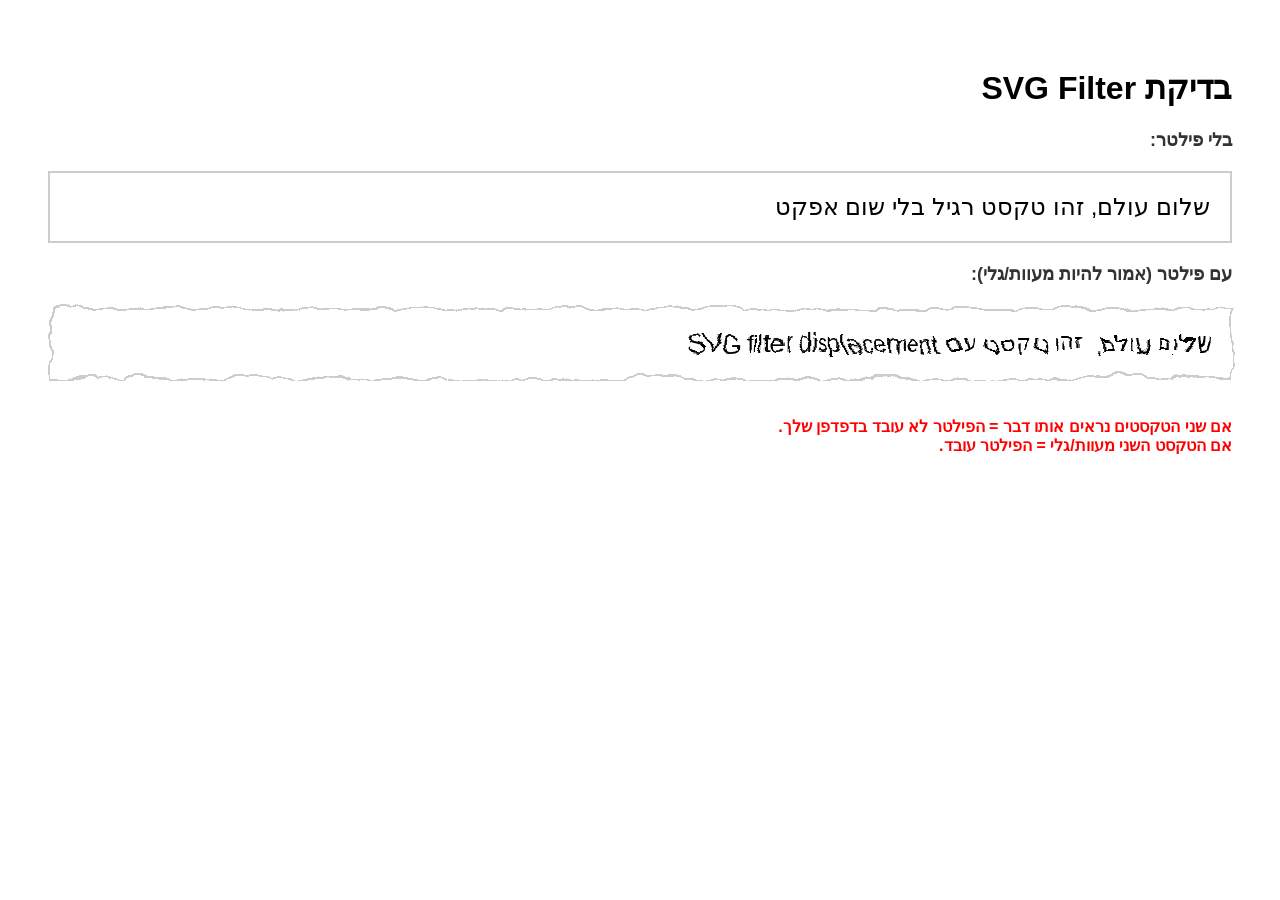
<file: test-filter.html>
<!DOCTYPE html>
<html lang="he" dir="rtl">
<head>
<meta charset="UTF-8">
<title>Filter Test</title>
<style>
body { font-family: sans-serif; padding: 40px; direction: rtl; }
.box { padding: 20px; margin: 20px 0; font-size: 24px; border: 2px solid #ccc; }
.with-filter { filter: url(#test-filter); }
.no-filter { }
h2 { font-size: 18px; color: #333; }
</style>
</head>
<body>

<svg xmlns="http://www.w3.org/2000/svg" style="position:absolute;width:0;height:0;">
  <filter id="test-filter" x="-5%" y="-5%" width="110%" height="110%">
    <feTurbulence type="turbulence" baseFrequency="0.02" numOctaves="3" seed="2" result="noise"/>
    <feDisplacementMap in="SourceGraphic" in2="noise" scale="12" xChannelSelector="R" yChannelSelector="G"/>
  </filter>
</svg>

<h1>בדיקת SVG Filter</h1>

<h2>בלי פילטר:</h2>
<div class="box no-filter">שלום עולם, זהו טקסט רגיל בלי שום אפקט</div>

<h2>עם פילטר (אמור להיות מעוות/גלי):</h2>
<div class="box with-filter">שלום עולם, זהו טקסט עם SVG filter displacement</div>

<p style="margin-top:40px;font-size:16px;color:red;font-weight:bold;">
אם שני הטקסטים נראים אותו דבר = הפילטר לא עובד בדפדפן שלך.<br>
אם הטקסט השני מעוות/גלי = הפילטר עובד.
</p>

</body>
</html>
</file>
